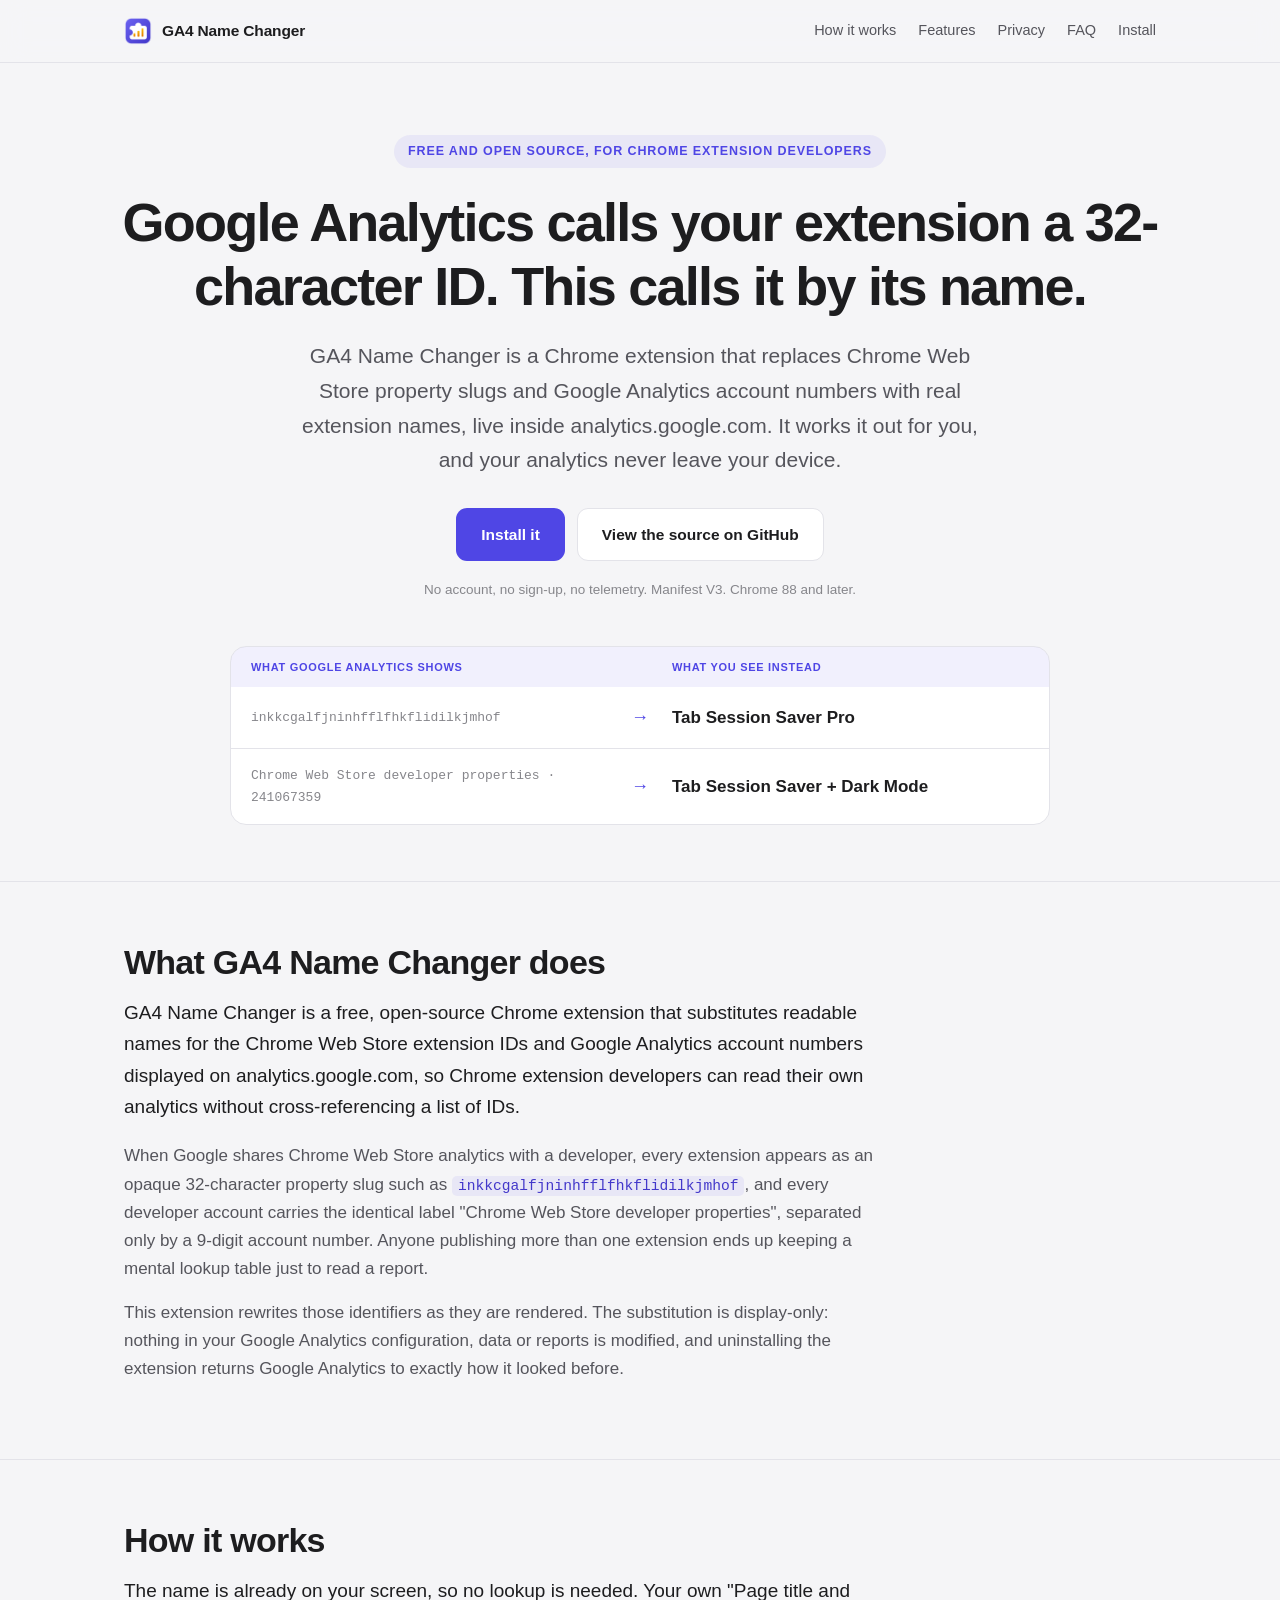
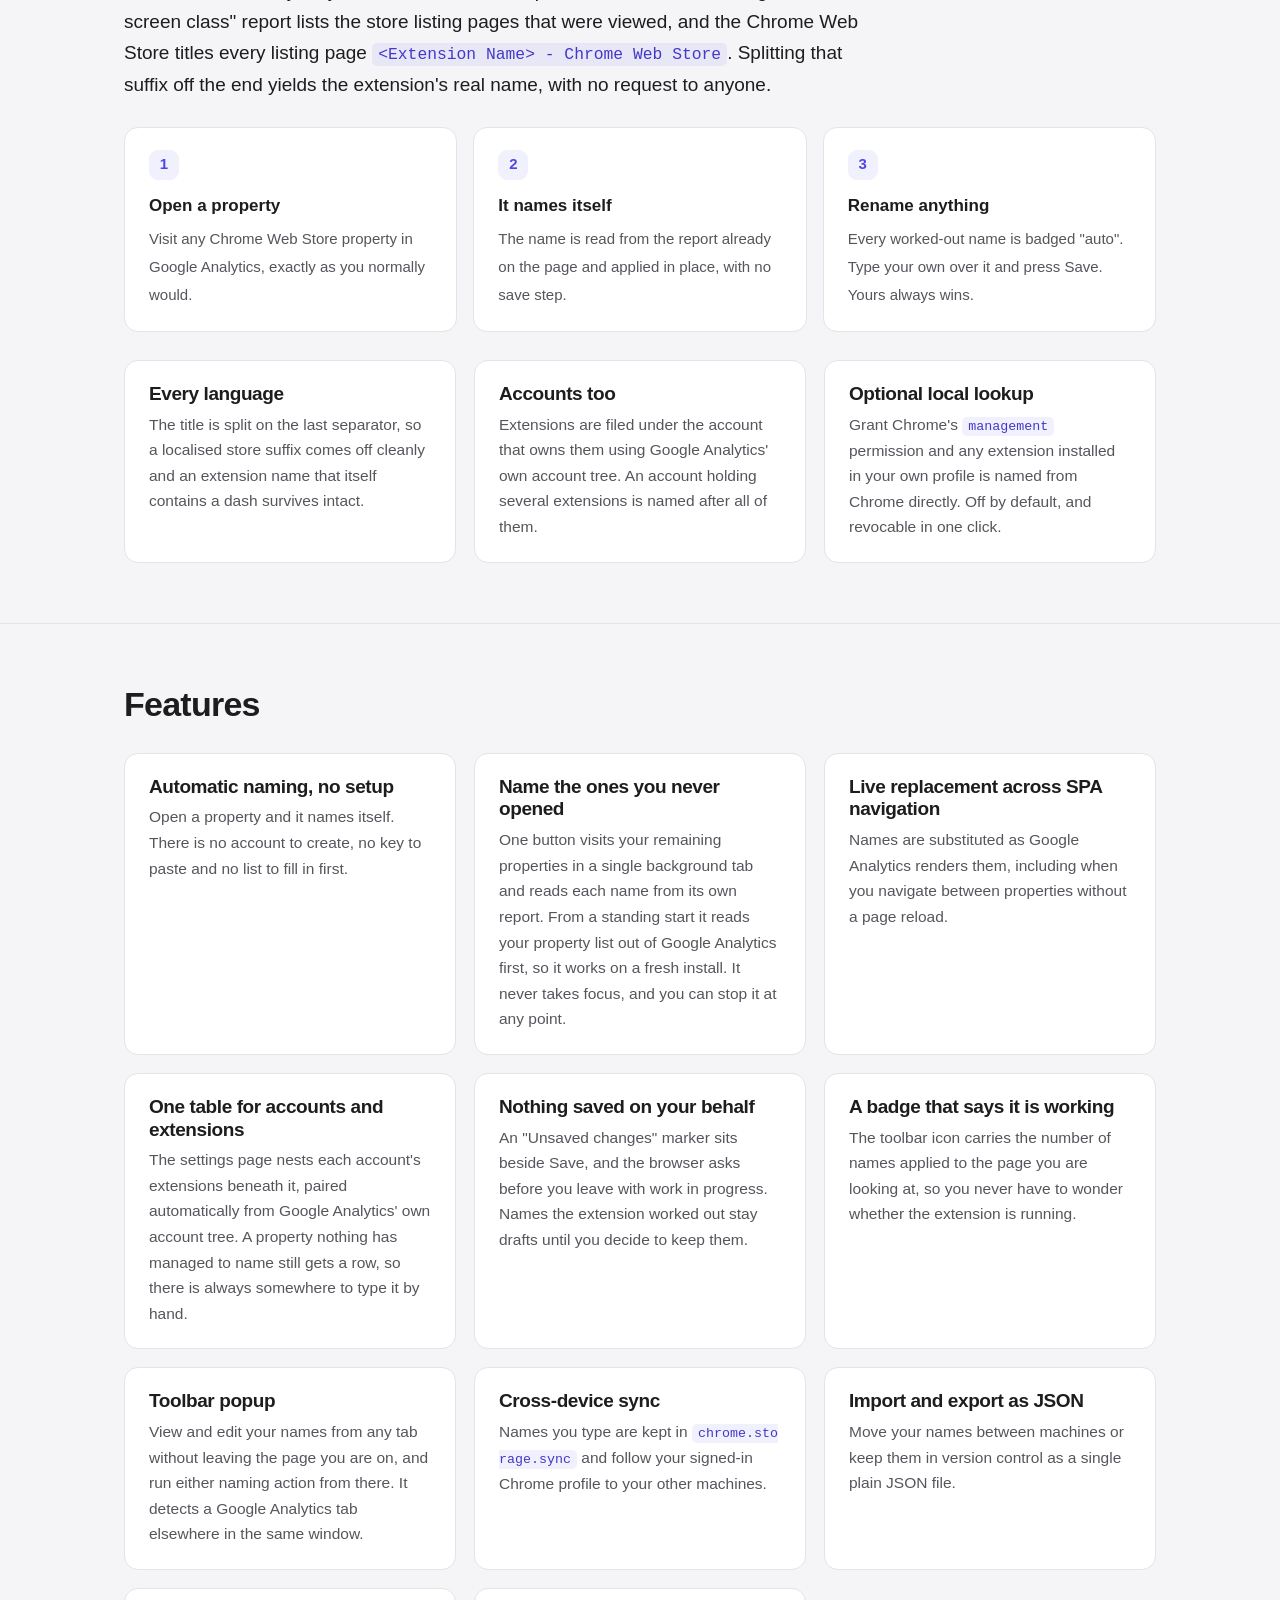
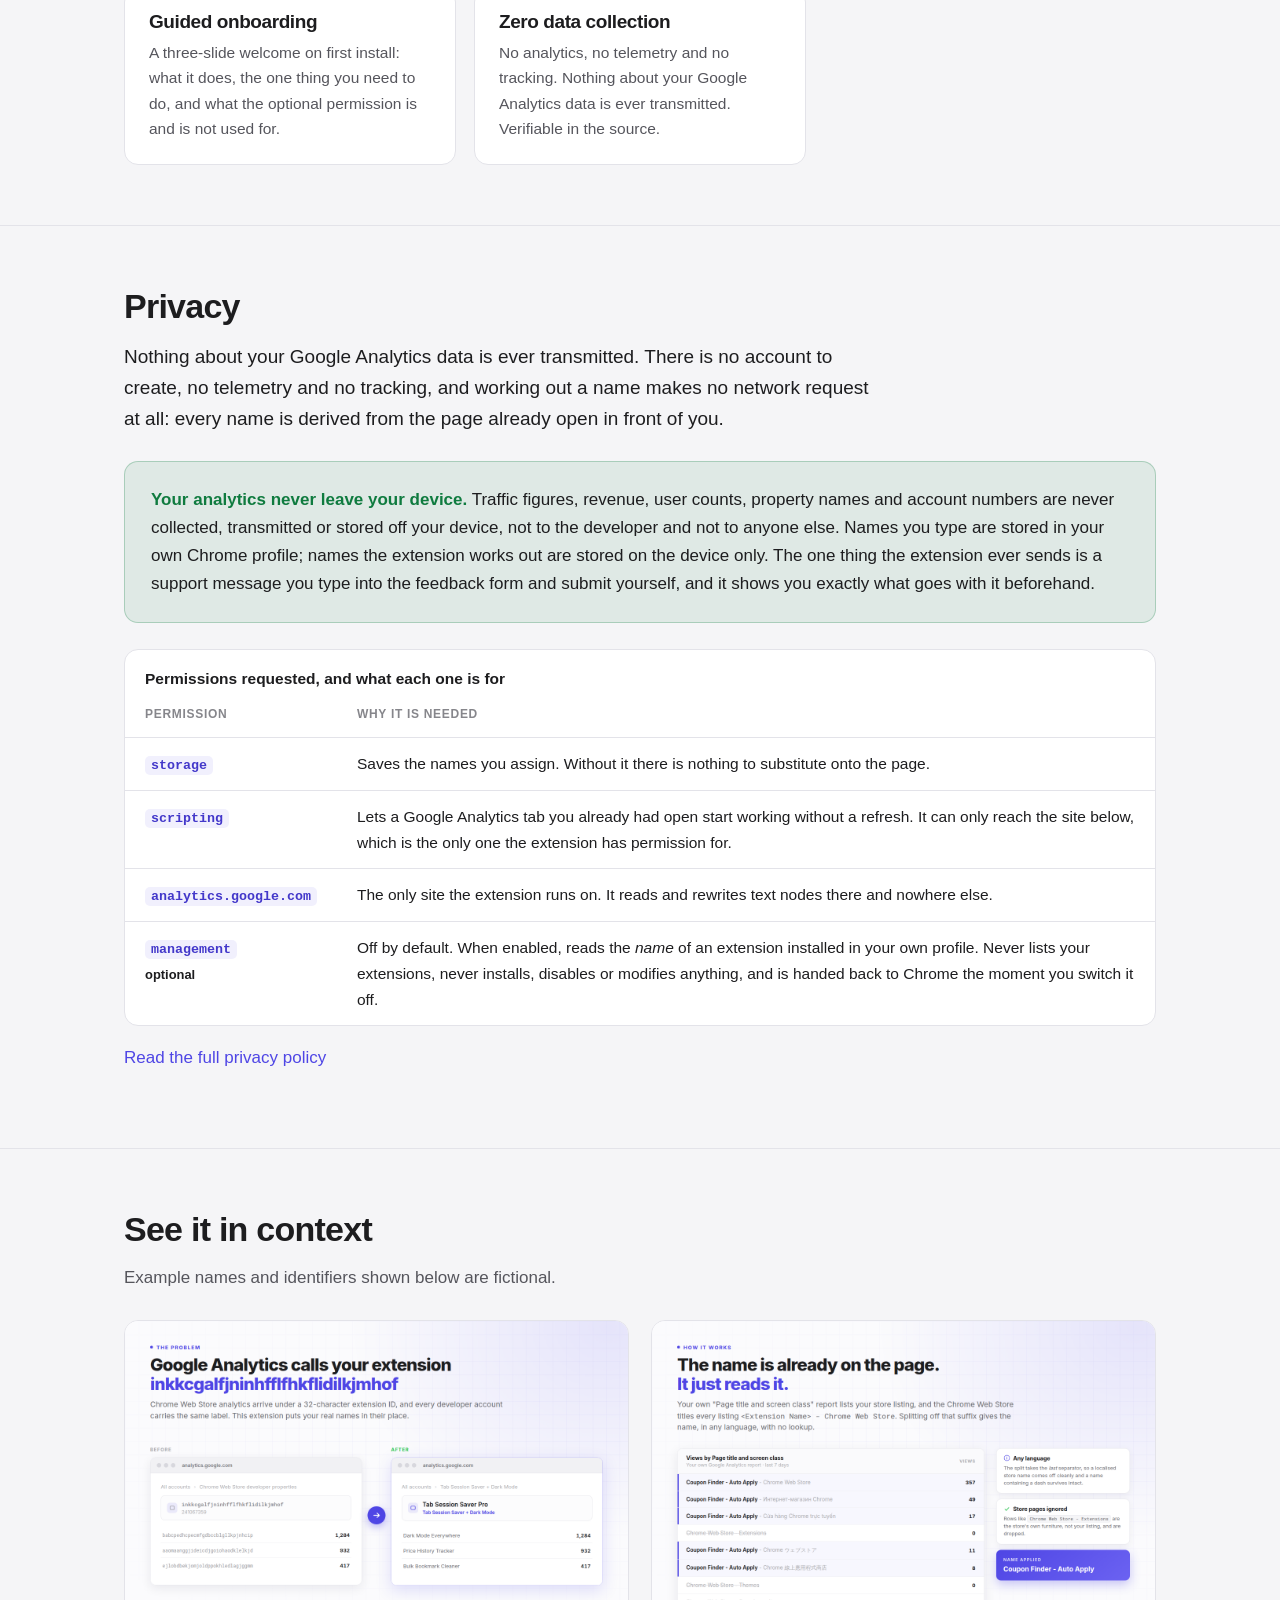
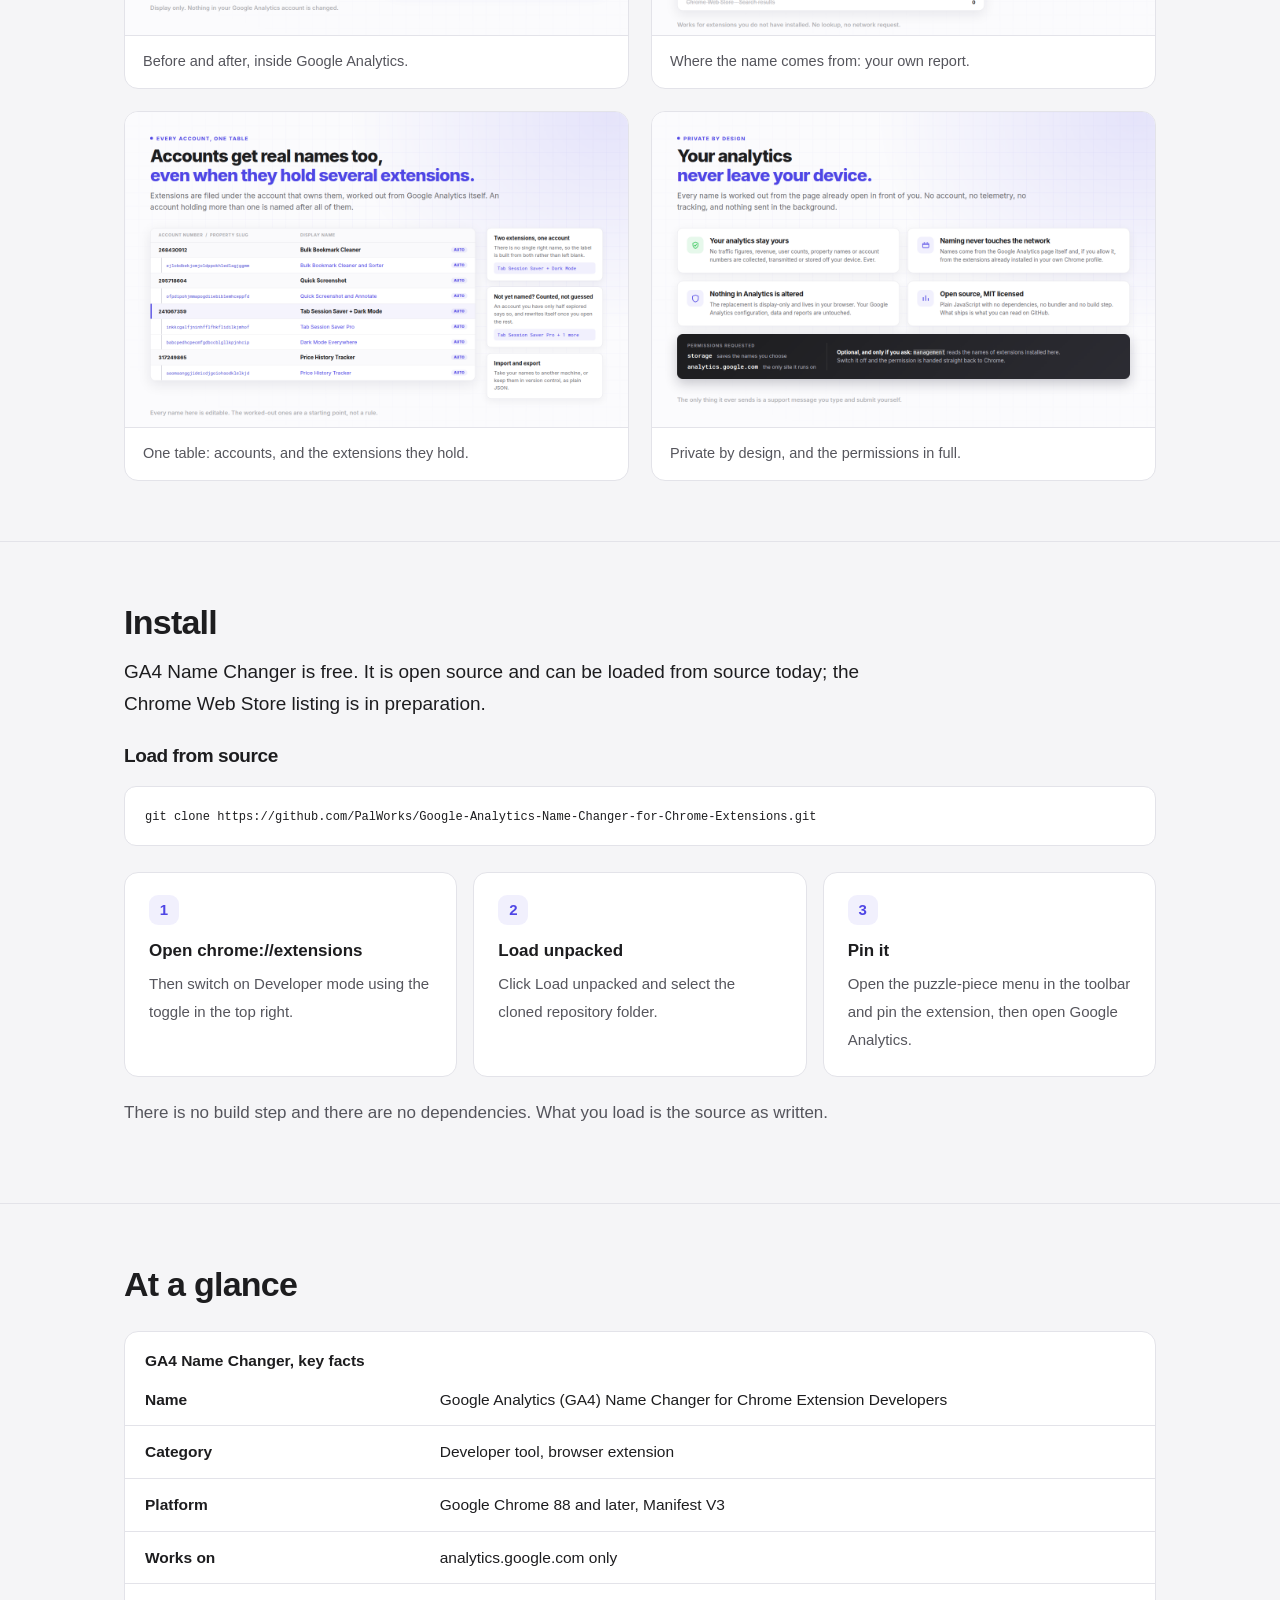
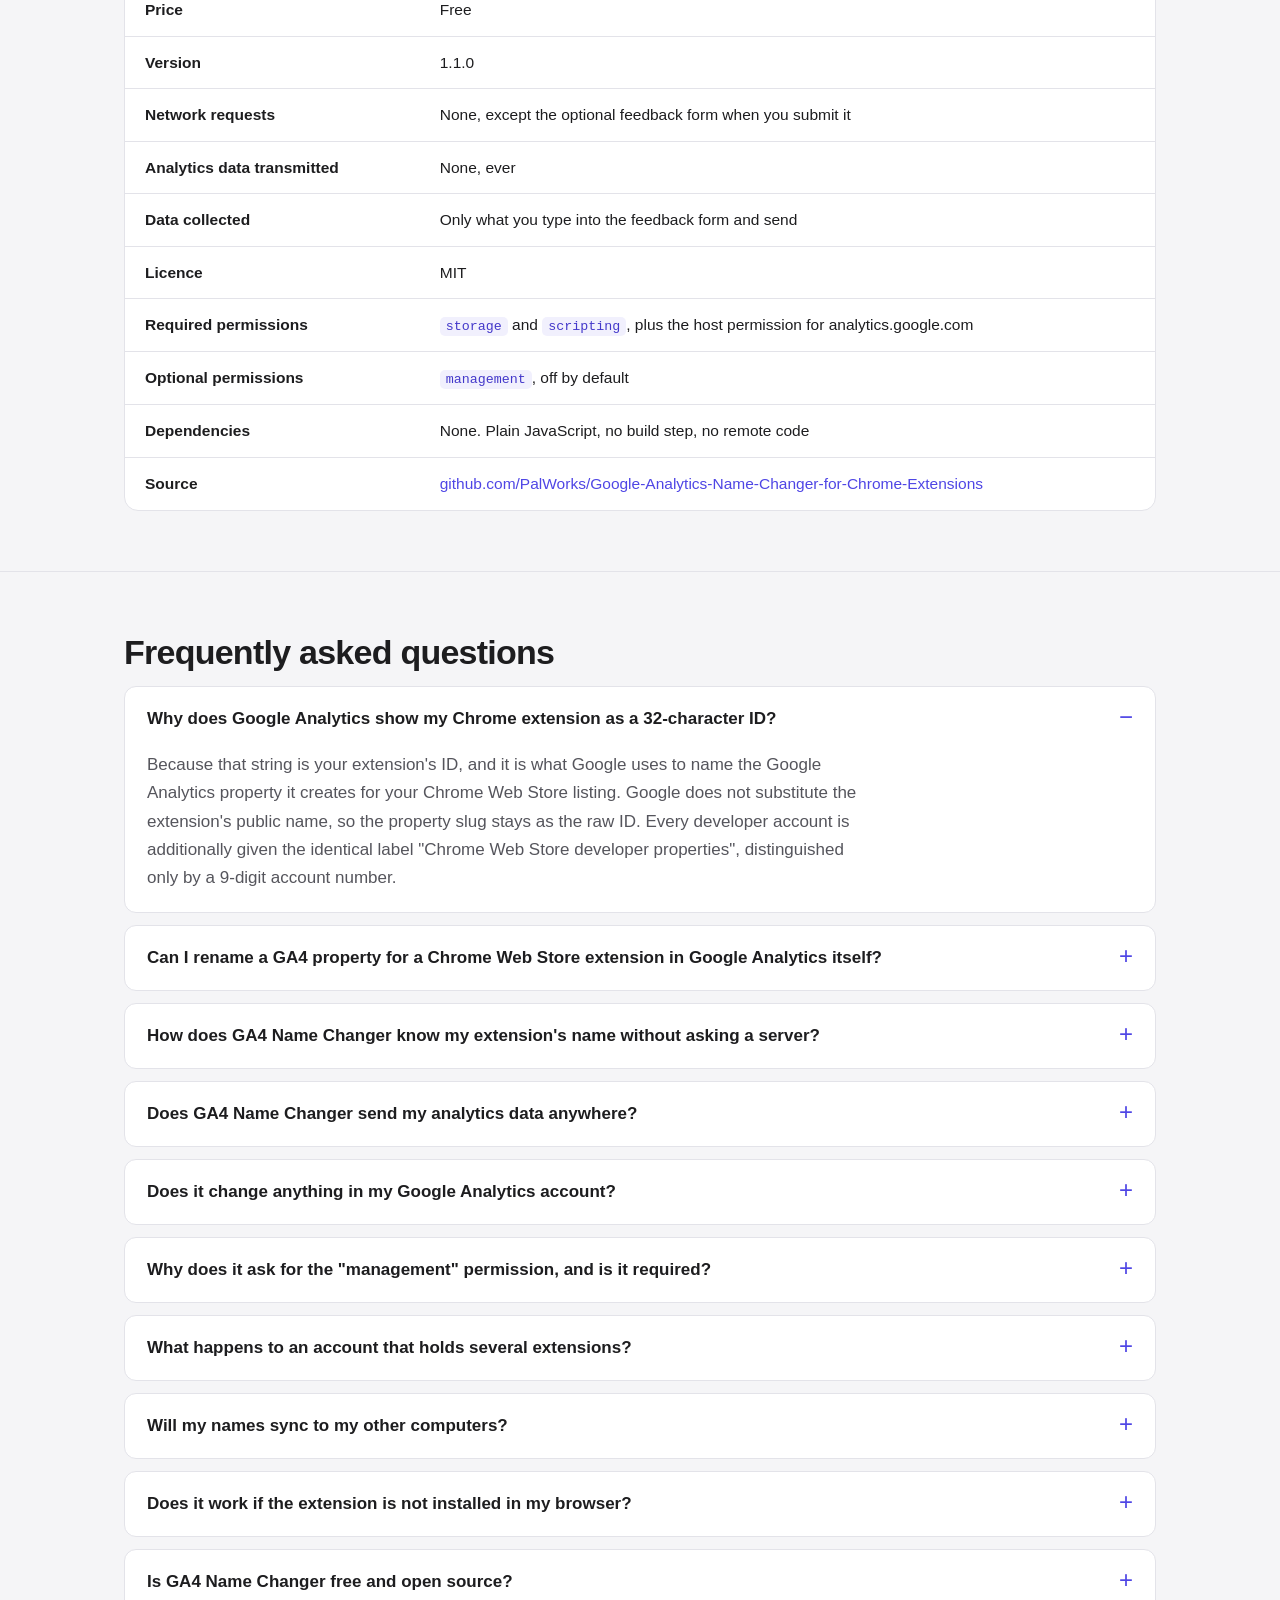
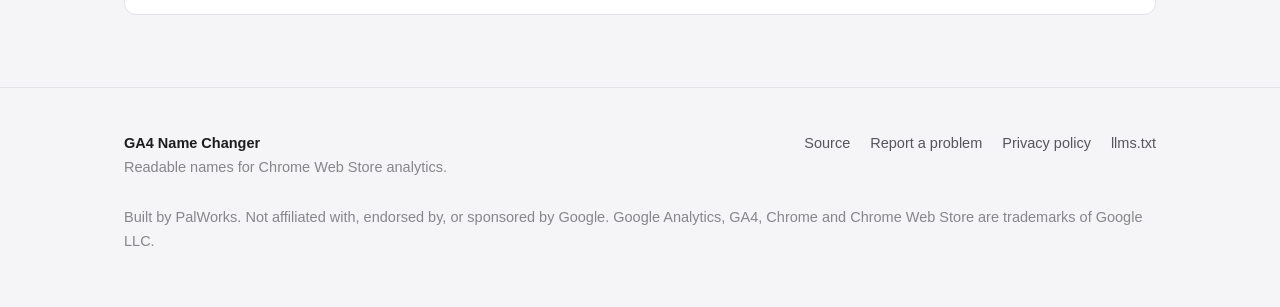
<file: index.html>
<!DOCTYPE html>
<html lang="en">
<head>
<meta charset="utf-8">
<meta name="viewport" content="width=device-width, initial-scale=1, viewport-fit=cover">

<title>GA4 Name Changer: Real Extension Names in Google Analytics</title>
<meta name="description" content="Free Chrome extension that replaces 32-character Chrome Web Store extension IDs in Google Analytics with real names. Automatic, local, no tracking.">

<link rel="canonical" href="https://palworks.github.io/Google-Analytics-Name-Changer-for-Chrome-Extensions/">
<meta name="robots" content="index, follow, max-snippet:-1, max-image-preview:large, max-video-preview:-1">
<meta name="author" content="PalWorks">
<meta name="theme-color" content="#4F46E5">

<meta property="og:type" content="website">
<meta property="og:site_name" content="GA4 Name Changer">
<meta property="og:title" content="GA4 Name Changer: Real Extension Names in Google Analytics">
<meta property="og:description" content="Google Analytics shows your Chrome extension as a 32-character ID. This shows its name instead, automatically, with no account and no tracking.">
<meta property="og:url" content="https://palworks.github.io/Google-Analytics-Name-Changer-for-Chrome-Extensions/">
<meta property="og:image" content="https://palworks.github.io/Google-Analytics-Name-Changer-for-Chrome-Extensions/site/og-image.png">
<meta property="og:image:width" content="1200">
<meta property="og:image:height" content="630">
<meta property="og:image:alt" content="A Google Analytics property list showing a 32-character extension ID on the left and the readable extension name on the right.">
<meta property="og:locale" content="en_US">

<meta name="twitter:card" content="summary_large_image">
<meta name="twitter:title" content="GA4 Name Changer: Real Extension Names in Google Analytics">
<meta name="twitter:description" content="Google Analytics shows your Chrome extension as a 32-character ID. This shows its name instead, automatically, with no account and no tracking.">
<meta name="twitter:image" content="https://palworks.github.io/Google-Analytics-Name-Changer-for-Chrome-Extensions/site/og-image.png">

<link rel="icon" type="image/png" sizes="128x128" href="icons/icon128.png">
<link rel="apple-touch-icon" href="icons/icon512.png">
<link rel="sitemap" type="application/xml" href="sitemap.xml">
<link rel="alternate" type="text/plain" href="llms.txt" title="llms.txt, a plain-text summary for language models">

<style>
*,*::before,*::after{box-sizing:border-box;margin:0;padding:0}
:root{
  --text:#1d1d1f; --text-2:#55555c; --text-3:#86868b;
  --accent:#4F46E5; --accent-2:#4338CA; --accent-bg:rgba(79,70,229,.08);
  --ok:#0f7b3f; --ok-bg:rgba(15,123,63,.09);
  --bg:#f5f5f7; --card:#fff; --border:#e3e3e9;
  --wrap:1080px;
}
@media (prefers-color-scheme:dark){
  :root{
    --text:#f2f2f5; --text-2:#b4b4bd; --text-3:#8e8e99;
    --accent:#a5a0ff; --accent-2:#c0bcff; --accent-bg:rgba(139,133,255,.16);
    --ok:#5fd18b; --ok-bg:rgba(95,209,139,.14);
    --bg:#131318; --card:#1c1c23; --border:#2e2e38;
  }
}
html{scroll-behavior:smooth;-webkit-text-size-adjust:100%}
body{
  font-family:-apple-system,BlinkMacSystemFont,"Segoe UI",Roboto,Helvetica,Arial,sans-serif;
  font-size:17px; line-height:1.65; color:var(--text); background:var(--bg);
  -webkit-font-smoothing:antialiased;
}
.wrap{max-width:var(--wrap);margin:0 auto;padding:0 24px}
h1,h2,h3{line-height:1.2;letter-spacing:-.022em;font-weight:700}
h1{font-size:clamp(32px,5.4vw,54px);letter-spacing:-.033em}
h2{font-size:clamp(25px,3.4vw,34px);margin-bottom:14px}
h3{font-size:19px;margin-bottom:6px}
p{margin-bottom:16px;color:var(--text-2)}
a{color:var(--accent);text-decoration:none}
a:hover{text-decoration:underline}
code,.mono{font-family:ui-monospace,SFMono-Regular,"SF Mono",Menlo,Consolas,monospace;font-size:.86em}
code{background:var(--accent-bg);color:var(--accent-2);border-radius:5px;padding:2px 6px;word-break:break-all}
img{max-width:100%;height:auto;display:block}

.skip{position:absolute;left:-9999px;top:0;background:var(--accent);color:#fff;padding:10px 16px;border-radius:0 0 8px 0;z-index:99}
.skip:focus{left:0}

/* header */
.site-head{position:sticky;top:0;z-index:50;background:color-mix(in srgb,var(--bg) 88%,transparent);backdrop-filter:blur(14px);border-bottom:1px solid var(--border)}
.site-head .wrap{display:flex;align-items:center;justify-content:space-between;gap:16px;height:62px}
.brand{display:flex;align-items:center;gap:10px;color:var(--text);font-weight:650;font-size:15.5px;letter-spacing:-.01em}
.brand:hover{text-decoration:none}
.brand img{width:28px;height:28px;border-radius:7px}
.site-nav{display:flex;align-items:center;gap:22px;font-size:14.5px}
.site-nav a{color:var(--text-2)}
.site-nav a:hover{color:var(--accent)}
@media(max-width:720px){.site-nav .opt{display:none}}

/* hero */
.hero{padding:72px 0 56px;text-align:center}
.eyebrow{display:inline-block;font-size:12.5px;font-weight:700;letter-spacing:.9px;text-transform:uppercase;color:var(--accent);background:var(--accent-bg);border-radius:100px;padding:6px 14px;margin-bottom:22px}
.hero p.lede{font-size:clamp(17px,2.1vw,21px);max-width:680px;margin:20px auto 30px;color:var(--text-2)}
.cta{display:flex;flex-wrap:wrap;gap:12px;justify-content:center;margin-bottom:18px}
.btn{display:inline-flex;align-items:center;gap:9px;font-size:15.5px;font-weight:600;padding:13px 24px;border-radius:11px;border:1px solid transparent}
.btn:hover{text-decoration:none}
.btn-primary{background:var(--accent);color:#fff}
.btn-primary:hover{background:var(--accent-2)}
.btn-ghost{background:var(--card);color:var(--text);border-color:var(--border)}
.hero .fineprint{font-size:13.5px;color:var(--text-3)}

/* swap demo */
.swap{max-width:820px;margin:44px auto 0;background:var(--card);border:1px solid var(--border);border-radius:16px;overflow:hidden;text-align:left}
.swap-row{display:grid;grid-template-columns:1fr 44px 1fr;align-items:center;gap:10px;padding:16px 20px;border-bottom:1px solid var(--border)}
.swap-row:last-child{border-bottom:none}
.swap .was{font-family:ui-monospace,SFMono-Regular,Menlo,Consolas,monospace;font-size:13px;color:var(--text-3);overflow-wrap:break-word}
.swap .now{font-weight:650;color:var(--text)}
.swap .arr{color:var(--accent);text-align:center;font-size:18px}
.swap-head{display:grid;grid-template-columns:1fr 44px 1fr;gap:10px;padding:11px 20px;background:var(--accent-bg);font-size:11px;font-weight:700;letter-spacing:.7px;text-transform:uppercase;color:var(--accent)}
@media(max-width:640px){
  .swap-row,.swap-head{grid-template-columns:1fr;gap:5px}
  .swap .arr{text-align:left;transform:rotate(90deg);width:20px}
}

/* sections */
section{padding:60px 0;border-top:1px solid var(--border)}
section > .wrap > p{max-width:760px}
.answer{font-size:19px;color:var(--text);font-weight:520;max-width:760px;margin-bottom:20px}

.grid{display:grid;gap:18px;margin-top:28px}
.g2{grid-template-columns:repeat(auto-fit,minmax(300px,1fr))}
.g3{grid-template-columns:repeat(auto-fit,minmax(250px,1fr))}
.card{background:var(--card);border:1px solid var(--border);border-radius:14px;padding:22px 24px}
.card p{margin-bottom:0;font-size:15.5px}
.card h3{display:flex;align-items:center;gap:9px}

ol.steps{counter-reset:s;list-style:none;margin-top:26px;display:grid;gap:16px;grid-template-columns:repeat(auto-fit,minmax(250px,1fr))}
ol.steps li{counter-increment:s;background:var(--card);border:1px solid var(--border);border-radius:14px;padding:22px 24px}
ol.steps li::before{content:counter(s);display:flex;align-items:center;justify-content:center;width:30px;height:30px;border-radius:9px;background:var(--accent-bg);color:var(--accent);font-weight:700;font-size:15px;margin-bottom:12px}
ol.steps strong{display:block;margin-bottom:5px;font-size:17px}
ol.steps span{font-size:15px;color:var(--text-2)}

.tablewrap{overflow-x:auto;margin-top:26px;border:1px solid var(--border);border-radius:14px;background:var(--card)}
table{border-collapse:collapse;width:100%;min-width:480px;font-size:15.5px}
caption{text-align:left;padding:16px 20px 0;font-weight:650;color:var(--text)}
th,td{text-align:left;padding:13px 20px;border-bottom:1px solid var(--border);vertical-align:top}
tbody tr:last-child td{border-bottom:none}
th{font-size:12px;font-weight:700;letter-spacing:.7px;text-transform:uppercase;color:var(--text-3)}
td:first-child{font-weight:600;color:var(--text);white-space:nowrap}

.shots{display:grid;gap:22px;margin-top:28px;grid-template-columns:repeat(auto-fit,minmax(330px,1fr))}
.shot{background:var(--card);border:1px solid var(--border);border-radius:14px;overflow:hidden}
.shot img{border-bottom:1px solid var(--border)}
.shot figcaption{padding:14px 18px;font-size:14.5px;color:var(--text-2)}

.faq details{background:var(--card);border:1px solid var(--border);border-radius:12px;margin-bottom:12px;overflow:hidden}
.faq summary{cursor:pointer;list-style:none;padding:18px 22px;font-weight:650;font-size:17px;display:flex;align-items:flex-start;justify-content:space-between;gap:16px}
.faq summary::-webkit-details-marker{display:none}
.faq summary::after{content:"+";flex:none;font-size:24px;font-weight:400;line-height:1;color:var(--accent);transition:transform .18s}
.faq details[open] summary::after{content:"\2212"}
.faq .a{padding:0 22px 20px;max-width:760px}
.faq .a p:last-child{margin-bottom:0}

.privacy-strip{background:var(--ok-bg);border:1px solid color-mix(in srgb,var(--ok) 26%,transparent);border-radius:14px;padding:24px 26px;margin-top:26px}
.privacy-strip p{color:var(--text);margin-bottom:0}
.privacy-strip strong{color:var(--ok)}

pre{background:var(--card);border:1px solid var(--border);border-radius:12px;padding:18px 20px;overflow-x:auto;margin:18px 0;font-size:14px;line-height:1.6}
pre code{background:none;padding:0;color:var(--text);word-break:normal}

footer{border-top:1px solid var(--border);padding:44px 0 56px;font-size:14.5px;color:var(--text-3)}
footer .cols{display:flex;flex-wrap:wrap;gap:30px;justify-content:space-between;margin-bottom:26px}
footer nav{display:flex;flex-wrap:wrap;gap:20px}
footer a{color:var(--text-2)}
</style>
</head>
<body>

<a class="skip" href="#main">Skip to content</a>

<header class="site-head">
  <div class="wrap">
    <a class="brand" href="#main">
      <img src="icons/icon128.png" width="28" height="28" alt="GA4 Name Changer icon">
      GA4 Name Changer
    </a>
    <nav class="site-nav" aria-label="Section">
      <a href="#how">How it works</a>
      <a class="opt" href="#features">Features</a>
      <a class="opt" href="#privacy">Privacy</a>
      <a href="#faq">FAQ</a>
      <a href="#install">Install</a>
    </nav>
  </div>
</header>

<main id="main">

<div class="hero wrap">
  <span class="eyebrow">Free and open source, for Chrome extension developers</span>
  <h1>Google Analytics calls your extension a 32-character ID. This calls it by its name.</h1>
  <p class="lede">
    GA4 Name Changer is a Chrome extension that replaces Chrome Web Store property slugs and
    Google Analytics account numbers with real extension names, live inside
    analytics.google.com. It works it out for you, and your analytics never leave your
    device.
  </p>
  <div class="cta">
    <a class="btn btn-primary" href="#install">Install it</a>
    <a class="btn btn-ghost" href="https://github.com/PalWorks/Google-Analytics-Name-Changer-for-Chrome-Extensions">View the source on GitHub</a>
  </div>
  <p class="fineprint">No account, no sign-up, no telemetry. Manifest V3. Chrome 88 and later.</p>

  <div class="swap">
    <div class="swap-head"><span>What Google Analytics shows</span><span></span><span>What you see instead</span></div>
    <div class="swap-row">
      <span class="was">inkkcgalfjninhfflfhkflidilkjmhof</span>
      <span class="arr" aria-hidden="true">&rarr;</span>
      <span class="now">Tab Session Saver Pro</span>
    </div>
    <div class="swap-row">
      <span class="was">Chrome Web Store developer properties &middot; 241067359</span>
      <span class="arr" aria-hidden="true">&rarr;</span>
      <span class="now">Tab Session Saver + Dark Mode</span>
    </div>
  </div>
</div>

<section id="what">
  <div class="wrap">
    <h2>What GA4 Name Changer does</h2>
    <p class="answer">
      GA4 Name Changer is a free, open-source Chrome extension that substitutes readable names
      for the Chrome Web Store extension IDs and Google Analytics account numbers displayed on
      analytics.google.com, so Chrome extension developers can read their own analytics without
      cross-referencing a list of IDs.
    </p>
    <p>
      When Google shares Chrome Web Store analytics with a developer, every extension appears as
      an opaque 32-character property slug such as <code>inkkcgalfjninhfflfhkflidilkjmhof</code>,
      and every developer account carries the identical label "Chrome Web Store developer
      properties", separated only by a 9-digit account number. Anyone publishing more than one
      extension ends up keeping a mental lookup table just to read a report.
    </p>
    <p>
      This extension rewrites those identifiers as they are rendered. The substitution is
      display-only: nothing in your Google Analytics configuration, data or reports is modified,
      and uninstalling the extension returns Google Analytics to exactly how it looked before.
    </p>
  </div>
</section>

<section id="how">
  <div class="wrap">
    <h2>How it works</h2>
    <p class="answer">
      The name is already on your screen, so no lookup is needed. Your own "Page title and screen
      class" report lists the store listing pages that were viewed, and the Chrome Web Store
      titles every listing page <code>&lt;Extension Name&gt; - Chrome Web Store</code>. Splitting
      that suffix off the end yields the extension's real name, with no request to anyone.
    </p>

    <ol class="steps">
      <li><strong>Open a property</strong><span>Visit any Chrome Web Store property in Google Analytics, exactly as you normally would.</span></li>
      <li><strong>It names itself</strong><span>The name is read from the report already on the page and applied in place, with no save step.</span></li>
      <li><strong>Rename anything</strong><span>Every worked-out name is badged "auto". Type your own over it and press Save. Yours always wins.</span></li>
    </ol>

    <div class="grid g3">
      <div class="card">
        <h3>Every language</h3>
        <p>The title is split on the last separator, so a localised store suffix comes off cleanly and an extension name that itself contains a dash survives intact.</p>
      </div>
      <div class="card">
        <h3>Accounts too</h3>
        <p>Extensions are filed under the account that owns them using Google Analytics' own account tree. An account holding several extensions is named after all of them.</p>
      </div>
      <div class="card">
        <h3>Optional local lookup</h3>
        <p>Grant Chrome's <code>management</code> permission and any extension installed in your own profile is named from Chrome directly. Off by default, and revocable in one click.</p>
      </div>
    </div>
  </div>
</section>

<section id="features">
  <div class="wrap">
    <h2>Features</h2>
    <div class="grid g2">
      <div class="card"><h3>Automatic naming, no setup</h3><p>Open a property and it names itself. There is no account to create, no key to paste and no list to fill in first.</p></div>
      <div class="card"><h3>Name the ones you never opened</h3><p>One button visits your remaining properties in a single background tab and reads each name from its own report. From a standing start it reads your property list out of Google Analytics first, so it works on a fresh install. It never takes focus, and you can stop it at any point.</p></div>
      <div class="card"><h3>Live replacement across SPA navigation</h3><p>Names are substituted as Google Analytics renders them, including when you navigate between properties without a page reload.</p></div>
      <div class="card"><h3>One table for accounts and extensions</h3><p>The settings page nests each account's extensions beneath it, paired automatically from Google Analytics' own account tree. A property nothing has managed to name still gets a row, so there is always somewhere to type it by hand.</p></div>
      <div class="card"><h3>Nothing saved on your behalf</h3><p>An "Unsaved changes" marker sits beside Save, and the browser asks before you leave with work in progress. Names the extension worked out stay drafts until you decide to keep them.</p></div>
      <div class="card"><h3>A badge that says it is working</h3><p>The toolbar icon carries the number of names applied to the page you are looking at, so you never have to wonder whether the extension is running.</p></div>
      <div class="card"><h3>Toolbar popup</h3><p>View and edit your names from any tab without leaving the page you are on, and run either naming action from there. It detects a Google Analytics tab elsewhere in the same window.</p></div>
      <div class="card"><h3>Cross-device sync</h3><p>Names you type are kept in <code>chrome.storage.sync</code> and follow your signed-in Chrome profile to your other machines.</p></div>
      <div class="card"><h3>Import and export as JSON</h3><p>Move your names between machines or keep them in version control as a single plain JSON file.</p></div>
      <div class="card"><h3>Guided onboarding</h3><p>A three-slide welcome on first install: what it does, the one thing you need to do, and what the optional permission is and is not used for.</p></div>
      <div class="card"><h3>Zero data collection</h3><p>No analytics, no telemetry and no tracking. Nothing about your Google Analytics data is ever transmitted. Verifiable in the source.</p></div>
    </div>
  </div>
</section>

<section id="privacy">
  <div class="wrap">
    <h2>Privacy</h2>
    <p class="answer">
      Nothing about your Google Analytics data is ever transmitted. There is no account to
      create, no telemetry and no tracking, and working out a name makes no network request at
      all: every name is derived from the page already open in front of you.
    </p>
    <div class="privacy-strip">
      <p>
        <strong>Your analytics never leave your device.</strong> Traffic figures, revenue, user
        counts, property names and account numbers are never collected, transmitted or stored off
        your device, not to the developer and not to anyone else. Names you type are stored in
        your own Chrome profile; names the extension works out are stored on the device only.
        The one thing the extension ever sends is a support message you type into the feedback
        form and submit yourself, and it shows you exactly what goes with it beforehand.
      </p>
    </div>

    <div class="tablewrap">
      <table>
        <caption>Permissions requested, and what each one is for</caption>
        <thead><tr><th scope="col">Permission</th><th scope="col">Why it is needed</th></tr></thead>
        <tbody>
          <tr><td><code>storage</code></td><td>Saves the names you assign. Without it there is nothing to substitute onto the page.</td></tr>
          <tr><td><code>scripting</code></td><td>Lets a Google Analytics tab you already had open start working without a refresh. It can only reach the site below, which is the only one the extension has permission for.</td></tr>
          <tr><td><code>analytics.google.com</code></td><td>The only site the extension runs on. It reads and rewrites text nodes there and nowhere else.</td></tr>
          <tr><td><code>management</code><br><small>optional</small></td><td>Off by default. When enabled, reads the <em>name</em> of an extension installed in your own profile. Never lists your extensions, never installs, disables or modifies anything, and is handed back to Chrome the moment you switch it off.</td></tr>
        </tbody>
      </table>
    </div>
    <p style="margin-top:18px"><a href="privacy.html">Read the full privacy policy</a></p>
  </div>
</section>

<section id="screenshots">
  <div class="wrap">
    <h2>See it in context</h2>
    <p>Example names and identifiers shown below are fictional.</p>
    <div class="shots">
      <figure class="shot">
        <img src="store/assets/screenshot-1-1280x800.png" width="1280" height="800" loading="lazy" decoding="async" alt="Google Analytics before and after: a property list of 32-character extension IDs on the left, the same list showing readable extension names on the right.">
        <figcaption>Before and after, inside Google Analytics.</figcaption>
      </figure>
      <figure class="shot">
        <img src="store/assets/screenshot-2-1280x800.png" width="1280" height="800" loading="lazy" decoding="async" alt="A Page title and screen class report listing store listing pages in several languages, each titled with the extension name followed by the localised Chrome Web Store suffix.">
        <figcaption>Where the name comes from: your own report.</figcaption>
      </figure>
      <figure class="shot">
        <img src="store/assets/screenshot-4-1280x800.png" width="1280" height="800" loading="lazy" decoding="async" alt="The extension settings page showing accounts as group headings with the extensions they own nested beneath, each row badged auto.">
        <figcaption>One table: accounts, and the extensions they hold.</figcaption>
      </figure>
      <figure class="shot">
        <img src="store/assets/screenshot-5-1280x800.png" width="1280" height="800" loading="lazy" decoding="async" alt="A summary of the extension's privacy properties: analytics never transmitted, names resolved locally, nothing in Analytics altered, open source with no build step.">
        <figcaption>Private by design, and the permissions in full.</figcaption>
      </figure>
    </div>
  </div>
</section>

<section id="install">
  <div class="wrap">
    <h2>Install</h2>
    <p class="answer">
      GA4 Name Changer is free. It is open source and can be loaded from source today; the Chrome
      Web Store listing is in preparation.
    </p>

    <h3 style="margin-top:26px">Load from source</h3>
    <pre><code>git clone https://github.com/PalWorks/Google-Analytics-Name-Changer-for-Chrome-Extensions.git</code></pre>
    <ol class="steps">
      <li><strong>Open chrome://extensions</strong><span>Then switch on Developer mode using the toggle in the top right.</span></li>
      <li><strong>Load unpacked</strong><span>Click Load unpacked and select the cloned repository folder.</span></li>
      <li><strong>Pin it</strong><span>Open the puzzle-piece menu in the toolbar and pin the extension, then open Google Analytics.</span></li>
    </ol>
    <p style="margin-top:22px">
      There is no build step and there are no dependencies. What you load is the source as written.
    </p>
  </div>
</section>

<section id="facts">
  <div class="wrap">
    <h2>At a glance</h2>
    <div class="tablewrap">
      <table>
        <caption>GA4 Name Changer, key facts</caption>
        <tbody>
          <tr><td>Name</td><td>Google Analytics (GA4) Name Changer for Chrome Extension Developers</td></tr>
          <tr><td>Category</td><td>Developer tool, browser extension</td></tr>
          <tr><td>Platform</td><td>Google Chrome 88 and later, Manifest V3</td></tr>
          <tr><td>Works on</td><td>analytics.google.com only</td></tr>
          <tr><td>Price</td><td>Free</td></tr>
          <tr><td>Version</td><td>1.1.0</td></tr>
          <tr><td>Network requests</td><td>None, except the optional feedback form when you submit it</td></tr>
          <tr><td>Analytics data transmitted</td><td>None, ever</td></tr>
          <tr><td>Data collected</td><td>Only what you type into the feedback form and send</td></tr>
          <tr><td>Licence</td><td>MIT</td></tr>
          <tr><td>Required permissions</td><td><code>storage</code> and <code>scripting</code>, plus the host permission for analytics.google.com</td></tr>
          <tr><td>Optional permissions</td><td><code>management</code>, off by default</td></tr>
          <tr><td>Dependencies</td><td>None. Plain JavaScript, no build step, no remote code</td></tr>
          <tr><td>Source</td><td><a href="https://github.com/PalWorks/Google-Analytics-Name-Changer-for-Chrome-Extensions">github.com/PalWorks/Google-Analytics-Name-Changer-for-Chrome-Extensions</a></td></tr>
        </tbody>
      </table>
    </div>
  </div>
</section>

<section id="faq" class="faq">
  <div class="wrap">
    <h2>Frequently asked questions</h2>

    <details open>
      <summary>Why does Google Analytics show my Chrome extension as a 32-character ID?</summary>
      <div class="a"><p>Because that string is your extension's ID, and it is what Google uses to name the Google Analytics property it creates for your Chrome Web Store listing. Google does not substitute the extension's public name, so the property slug stays as the raw ID. Every developer account is additionally given the identical label "Chrome Web Store developer properties", distinguished only by a 9-digit account number.</p></div>
    </details>

    <details>
      <summary>Can I rename a GA4 property for a Chrome Web Store extension in Google Analytics itself?</summary>
      <div class="a"><p>No. Chrome Web Store analytics properties are created and managed by Google, and the property name is not editable in the Google Analytics admin the way a property you created yourself would be. That is the gap this extension fills: it changes what is displayed in your browser rather than trying to change the property.</p></div>
    </details>

    <details>
      <summary>How does GA4 Name Changer know my extension's name without asking a server?</summary>
      <div class="a"><p>It reads the name off the page you are already looking at. A Chrome Web Store developer property's "Page title and screen class" report lists the store listing pages that were viewed, and the Chrome Web Store titles each of those pages with the extension name followed by the localised store name, separated by " - ". Splitting on the last separator returns the name. Generic store pages such as "Chrome Web Store - Extensions" are discarded, and the remaining candidates are ranked by views.</p></div>
    </details>

    <details>
      <summary>Does GA4 Name Changer send my analytics data anywhere?</summary>
      <div class="a"><p>No. It has no analytics, no telemetry and no tracking, and it transmits nothing in the background. Your traffic figures, revenue, user counts, property names and account numbers never leave your device. Working out a name makes no network request at all.</p><p>There is exactly one request in the whole extension, and you trigger it: if you fill in the feedback form on the settings page and press send, your message, your email address and the installation details shown to you on that page are sent so your report can be answered. Those details are counts and version numbers only, with no slugs, names, account numbers or URLs. Never use the form and the extension never makes a request.</p></div>
    </details>

    <details>
      <summary>Does it change anything in my Google Analytics account?</summary>
      <div class="a"><p>No. The replacement is display-only and happens in your browser as the page renders. Your Google Analytics configuration, your data and your reports are untouched, and anyone else looking at the same account sees the original identifiers. Uninstall the extension and Google Analytics looks exactly as it did before.</p></div>
    </details>

    <details>
      <summary>Why does it ask for the "management" permission, and is it required?</summary>
      <div class="a"><p>It is optional and off by default. When you enable it, the extension calls <code>chrome.management.get()</code> with an extension ID taken from your own Google Analytics property list, and reads only that extension's name. It never calls <code>getAll()</code>, so no inventory of your extensions is ever built, and it never installs, uninstalls, enables, disables or modifies anything. Switching the feature off calls <code>chrome.permissions.remove()</code> to hand the permission straight back to Chrome.</p><p>It exists because Chrome deliberately blocks extensions from requesting the Chrome Web Store, so an extension's public name cannot simply be fetched. Reading it locally is the only way to resolve an ID your reports have not already named.</p></div>
    </details>

    <details>
      <summary>What happens to an account that holds several extensions?</summary>
      <div class="a"><p>It is named after them, not left blank. Two extensions produce a combined label such as "Tab Session Saver + Dark Mode"; three or more produce the first name and a count, "Tab Session Saver Pro + 2 more", so the label still fits the Google Analytics breadcrumb. Extensions the account holds that have not been named yet are counted rather than guessed at, so a half-explored account reads "Tab Session Saver Pro + 1 more" and rewrites itself once you open the rest. Every label is a draft you can type over.</p></div>
    </details>

    <details>
      <summary>Will my names sync to my other computers?</summary>
      <div class="a"><p>Names you type are stored in <code>chrome.storage.sync</code>, so Chrome carries them to your other signed-in profiles automatically. Names the extension works out for itself are stored in <code>chrome.storage.local</code> and stay on the device that derived them, because each machine can derive them again for free. You can also export everything as JSON and import it elsewhere.</p></div>
    </details>

    <details>
      <summary>Does it work if the extension is not installed in my browser?</summary>
      <div class="a"><p>Yes. The primary naming method reads the name out of your Google Analytics reports, which works for any extension in your developer account whether or not it is installed locally. The optional local lookup through Chrome is only a second source for IDs the reports have not covered.</p></div>
    </details>

    <details>
      <summary>Is GA4 Name Changer free and open source?</summary>
      <div class="a"><p>It is free, and the complete source is published on GitHub. There is no build step, no bundler, no dependency and no remote code, so what runs in your browser is exactly what you can read in the repository, along with its architecture notes, design decisions and known limitations.</p></div>
    </details>

  </div>
</section>

</main>

<footer>
  <div class="wrap">
    <div class="cols">
      <div>
        <strong style="color:var(--text)">GA4 Name Changer</strong><br>
        Readable names for Chrome Web Store analytics.
      </div>
      <nav aria-label="Footer">
        <a href="https://github.com/PalWorks/Google-Analytics-Name-Changer-for-Chrome-Extensions">Source</a>
        <a href="https://github.com/PalWorks/Google-Analytics-Name-Changer-for-Chrome-Extensions/issues">Report a problem</a>
        <a href="privacy.html">Privacy policy</a>
        <a href="llms.txt">llms.txt</a>
      </nav>
    </div>
    <div>Built by PalWorks. Not affiliated with, endorsed by, or sponsored by Google. Google Analytics, GA4, Chrome and Chrome Web Store are trademarks of Google LLC.</div>
  </div>
</footer>

<script type="application/ld+json">
{
  "@context": "https://schema.org",
  "@graph": [
    {
      "@type": "WebSite",
      "@id": "https://palworks.github.io/Google-Analytics-Name-Changer-for-Chrome-Extensions/#website",
      "url": "https://palworks.github.io/Google-Analytics-Name-Changer-for-Chrome-Extensions/",
      "name": "GA4 Name Changer",
      "description": "Readable names for Chrome Web Store analytics in Google Analytics 4.",
      "inLanguage": "en",
      "publisher": { "@id": "https://palworks.github.io/Google-Analytics-Name-Changer-for-Chrome-Extensions/#publisher" }
    },
    {
      "@type": "Organization",
      "@id": "https://palworks.github.io/Google-Analytics-Name-Changer-for-Chrome-Extensions/#publisher",
      "name": "PalWorks",
      "url": "https://github.com/PalWorks",
      "sameAs": ["https://github.com/PalWorks"]
    },
    {
      "@type": "WebPage",
      "@id": "https://palworks.github.io/Google-Analytics-Name-Changer-for-Chrome-Extensions/#webpage",
      "url": "https://palworks.github.io/Google-Analytics-Name-Changer-for-Chrome-Extensions/",
      "name": "GA4 Name Changer: Real Extension Names in Google Analytics",
      "description": "A free, open-source Chrome extension that replaces 32-character Chrome Web Store extension IDs and 9-digit Google Analytics account numbers with real extension names, automatically and without ever transmitting your analytics data.",
      "isPartOf": { "@id": "https://palworks.github.io/Google-Analytics-Name-Changer-for-Chrome-Extensions/#website" },
      "about": { "@id": "https://palworks.github.io/Google-Analytics-Name-Changer-for-Chrome-Extensions/#software" },
      "primaryImageOfPage": "https://palworks.github.io/Google-Analytics-Name-Changer-for-Chrome-Extensions/site/og-image.png",
      "inLanguage": "en"
    },
    {
      "@type": "SoftwareApplication",
      "@id": "https://palworks.github.io/Google-Analytics-Name-Changer-for-Chrome-Extensions/#software",
      "name": "Google Analytics (GA4) Name Changer for Chrome Extension Developers",
      "alternateName": "GA4 Name Changer",
      "description": "A Chrome extension that replaces Chrome Web Store extension IDs and Google Analytics account numbers displayed on analytics.google.com with readable extension names. Names are derived from the user's own Google Analytics reports, so naming makes no network request and no analytics data is ever transmitted.",
      "applicationCategory": "DeveloperApplication",
      "applicationSubCategory": "Browser Extension",
      "operatingSystem": "Google Chrome 88 or later",
      "browserRequirements": "Requires Google Chrome 88 or later. Manifest V3.",
      "softwareVersion": "1.1.0",
      "url": "https://palworks.github.io/Google-Analytics-Name-Changer-for-Chrome-Extensions/",
      "downloadUrl": "https://github.com/PalWorks/Google-Analytics-Name-Changer-for-Chrome-Extensions",
      "installUrl": "https://github.com/PalWorks/Google-Analytics-Name-Changer-for-Chrome-Extensions",
      "codeRepository": "https://github.com/PalWorks/Google-Analytics-Name-Changer-for-Chrome-Extensions",
      "programmingLanguage": "JavaScript",
      "isAccessibleForFree": true,
      "image": "https://palworks.github.io/Google-Analytics-Name-Changer-for-Chrome-Extensions/icons/icon512.png",
      "screenshot": [
        "https://palworks.github.io/Google-Analytics-Name-Changer-for-Chrome-Extensions/store/assets/screenshot-1-1280x800.png",
        "https://palworks.github.io/Google-Analytics-Name-Changer-for-Chrome-Extensions/store/assets/screenshot-2-1280x800.png",
        "https://palworks.github.io/Google-Analytics-Name-Changer-for-Chrome-Extensions/store/assets/screenshot-4-1280x800.png",
        "https://palworks.github.io/Google-Analytics-Name-Changer-for-Chrome-Extensions/store/assets/screenshot-5-1280x800.png"
      ],
      "offers": { "@type": "Offer", "price": "0", "priceCurrency": "USD", "availability": "https://schema.org/InStock" },
      "author": { "@id": "https://palworks.github.io/Google-Analytics-Name-Changer-for-Chrome-Extensions/#publisher" },
      "publisher": { "@id": "https://palworks.github.io/Google-Analytics-Name-Changer-for-Chrome-Extensions/#publisher" },
      "privacyPolicy": "https://palworks.github.io/Google-Analytics-Name-Changer-for-Chrome-Extensions/privacy.html",
      "license": "https://opensource.org/licenses/MIT",
      "permissions": "storage; scripting (bounded by the host permission); host access to analytics.google.com; management (optional, off by default)",
      "featureList": [
        "Replaces 32-character Chrome Web Store property slugs with extension names inside Google Analytics",
        "Replaces 9-digit Google Analytics account numbers with names derived from the extensions the account holds",
        "Derives names automatically from the user's own Page title and screen class report",
        "Optional local name lookup through chrome.management, off by default",
        "Live replacement across single-page navigation without a reload",
        "One settings table pairing accounts with the extensions they own",
        "Cross-device sync of user-assigned names through chrome.storage.sync",
        "Import and export all names as JSON",
        "Transmits no analytics data and makes no background network requests"
      ]
    },
    {
      "@type": "FAQPage",
      "@id": "https://palworks.github.io/Google-Analytics-Name-Changer-for-Chrome-Extensions/#faq",
      "isPartOf": { "@id": "https://palworks.github.io/Google-Analytics-Name-Changer-for-Chrome-Extensions/#webpage" },
      "mainEntity": [
        { "@type": "Question", "name": "Why does Google Analytics show my Chrome extension as a 32-character ID?",
          "acceptedAnswer": { "@type": "Answer", "text": "Because that string is your extension's ID, and it is what Google uses to name the Google Analytics property it creates for your Chrome Web Store listing. Google does not substitute the extension's public name, so the property slug stays as the raw ID. Every developer account is additionally given the identical label \"Chrome Web Store developer properties\", distinguished only by a 9-digit account number." } },
        { "@type": "Question", "name": "Can I rename a GA4 property for a Chrome Web Store extension in Google Analytics itself?",
          "acceptedAnswer": { "@type": "Answer", "text": "No. Chrome Web Store analytics properties are created and managed by Google, and the property name is not editable in the Google Analytics admin the way a property you created yourself would be. GA4 Name Changer fills that gap by changing what is displayed in your browser rather than trying to change the property." } },
        { "@type": "Question", "name": "How does GA4 Name Changer know my extension's name without asking a server?",
          "acceptedAnswer": { "@type": "Answer", "text": "It reads the name off the page you are already looking at. A Chrome Web Store developer property's Page title and screen class report lists the store listing pages that were viewed, and the Chrome Web Store titles each of those pages with the extension name followed by the localised store name, separated by \" - \". Splitting on the last separator returns the name. Generic store pages are discarded and the remaining candidates are ranked by views." } },
        { "@type": "Question", "name": "Does GA4 Name Changer send my analytics data anywhere?",
          "acceptedAnswer": { "@type": "Answer", "text": "No. GA4 Name Changer has no analytics, no telemetry and no tracking, and transmits nothing in the background. Traffic figures, revenue, user counts, property names and account numbers never leave the device, and working out a name makes no network request at all. The extension contains exactly one network request, triggered by the user: submitting the optional feedback form sends the message, email address and installation details shown on that page, so the report can be answered. Those details are counts and version numbers only, with no slugs, names, account numbers or URLs." } },
        { "@type": "Question", "name": "Does it change anything in my Google Analytics account?",
          "acceptedAnswer": { "@type": "Answer", "text": "No. The replacement is display-only and happens in your browser as the page renders. Your Google Analytics configuration, data and reports are untouched, and anyone else looking at the same account sees the original identifiers. Uninstalling the extension returns Google Analytics to exactly how it looked before." } },
        { "@type": "Question", "name": "Why does it ask for the management permission, and is it required?",
          "acceptedAnswer": { "@type": "Answer", "text": "It is optional and off by default. When enabled, the extension calls chrome.management.get() with an extension ID taken from your own Google Analytics property list and reads only that extension's name. It never calls getAll(), so no inventory of your extensions is built, and it never installs, uninstalls, enables, disables or modifies anything. Switching the feature off calls chrome.permissions.remove() to return the permission to Chrome. It exists because Chrome blocks extensions from requesting the Chrome Web Store, so an extension's public name cannot simply be fetched." } },
        { "@type": "Question", "name": "What happens to a Google Analytics account that holds several Chrome extensions?",
          "acceptedAnswer": { "@type": "Answer", "text": "It is named after them, not left blank. Two extensions produce a combined label of both names; three or more produce the first name and a count, so the label still fits the Google Analytics breadcrumb. Extensions the account holds that have not been named yet are counted rather than guessed at, so a half-explored account reads \"... + 1 more\" and rewrites itself once you open the rest. Every label is a draft the user can type over." } },
        { "@type": "Question", "name": "Will my names sync to my other computers?",
          "acceptedAnswer": { "@type": "Answer", "text": "Names you type are stored in chrome.storage.sync, so Chrome carries them to your other signed-in profiles automatically. Names the extension works out for itself are stored in chrome.storage.local and stay on the device that derived them, because each machine can derive them again for free. Everything can also be exported and imported as JSON." } },
        { "@type": "Question", "name": "Does it work if the extension is not installed in my browser?",
          "acceptedAnswer": { "@type": "Answer", "text": "Yes. The primary naming method reads the name out of your Google Analytics reports, which works for any extension in your developer account whether or not it is installed locally. The optional local lookup through Chrome is only a second source for IDs the reports have not covered." } },
        { "@type": "Question", "name": "Is GA4 Name Changer free and open source?",
          "acceptedAnswer": { "@type": "Answer", "text": "It is free, and the complete source is published on GitHub. There is no build step, no bundler, no dependency and no remote code, so what runs in the browser is exactly what can be read in the repository." } }
      ]
    },
    {
      "@type": "HowTo",
      "@id": "https://palworks.github.io/Google-Analytics-Name-Changer-for-Chrome-Extensions/#howto-install",
      "name": "How to install GA4 Name Changer from source",
      "description": "Load GA4 Name Changer as an unpacked Chrome extension from its GitHub repository.",
      "totalTime": "PT3M",
      "supply": { "@type": "HowToSupply", "name": "Google Chrome 88 or later" },
      "step": [
        { "@type": "HowToStep", "position": 1, "name": "Clone the repository", "text": "Clone github.com/PalWorks/Google-Analytics-Name-Changer-for-Chrome-Extensions to your machine. There is no build step and no dependencies to install." },
        { "@type": "HowToStep", "position": 2, "name": "Enable Developer mode", "text": "Open chrome://extensions in Chrome and switch on Developer mode using the toggle in the top right." },
        { "@type": "HowToStep", "position": 3, "name": "Load unpacked", "text": "Click Load unpacked and select the cloned repository folder." },
        { "@type": "HowToStep", "position": 4, "name": "Pin it and open Google Analytics", "text": "Open the puzzle-piece menu in the Chrome toolbar, pin the extension, then open a Chrome Web Store property in Google Analytics. Names appear by themselves." }
      ]
    }
  ]
}
</script>

</body>
</html>
</file>
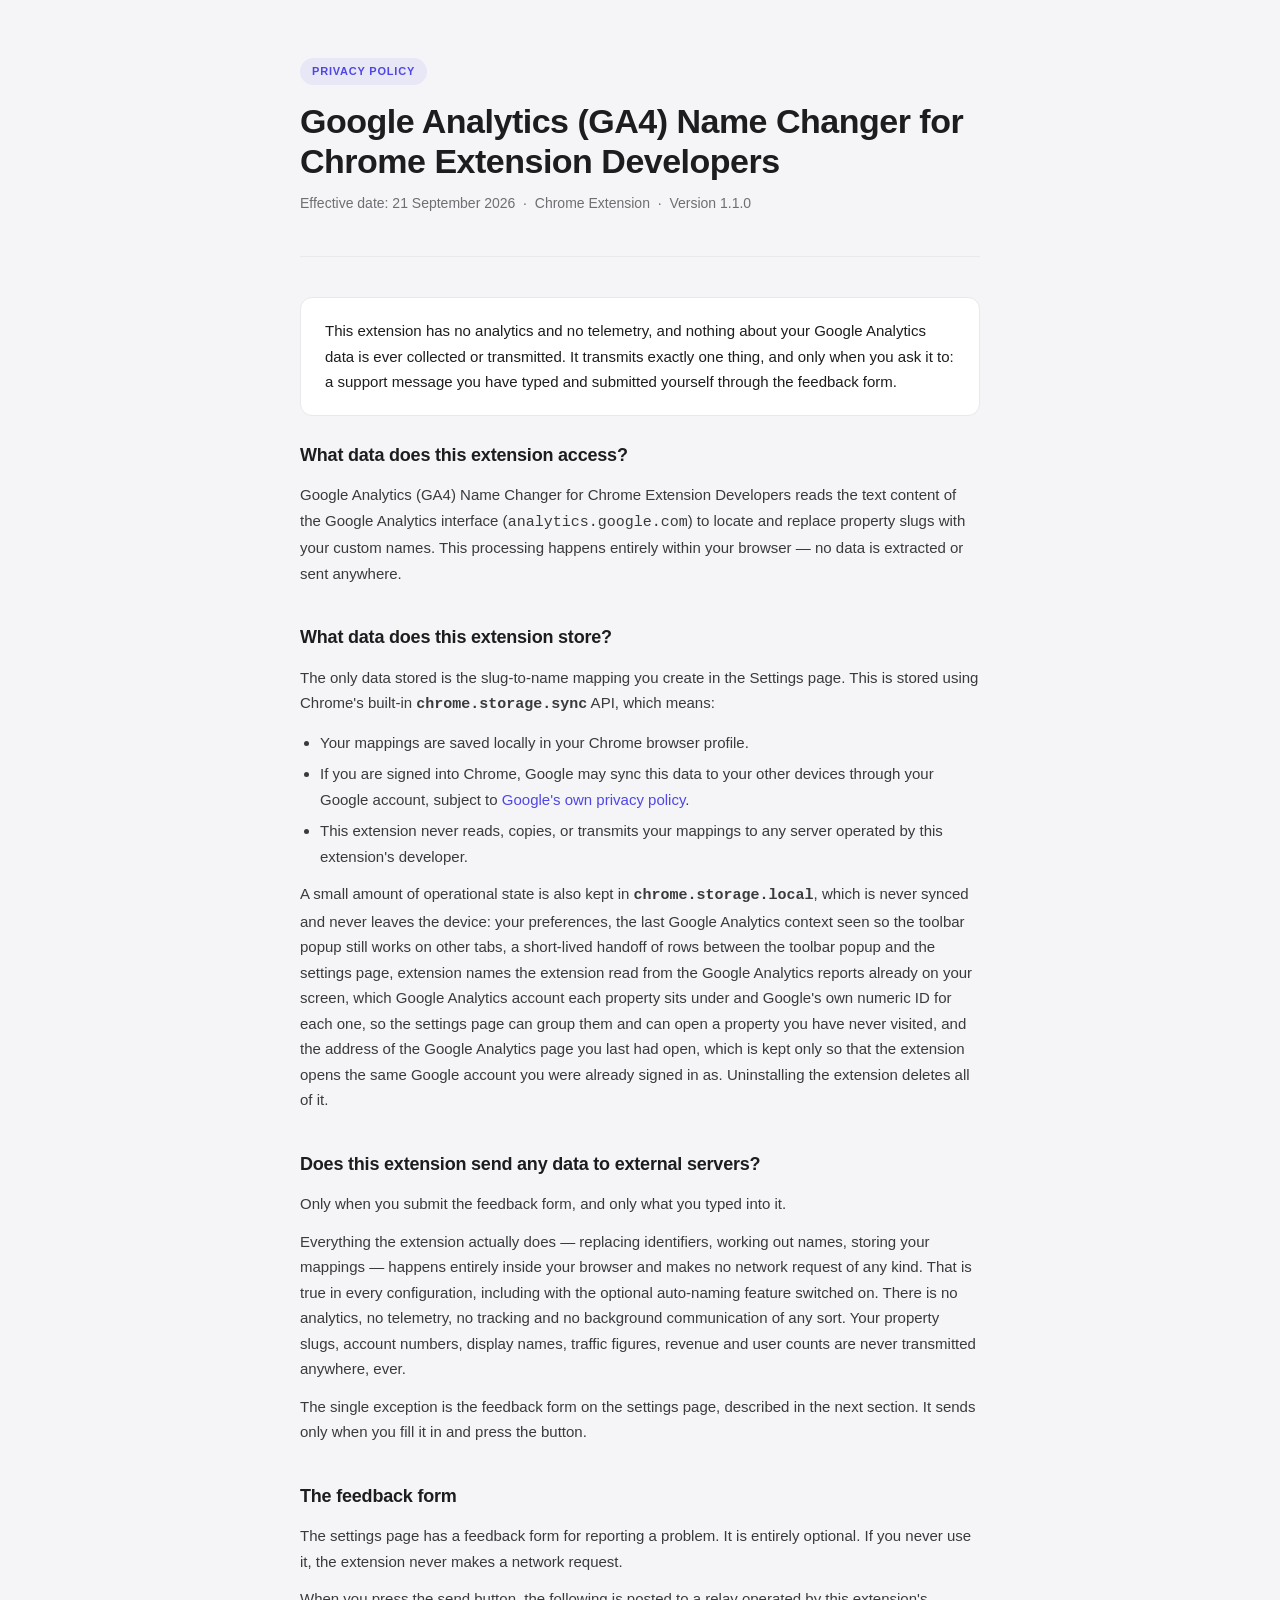
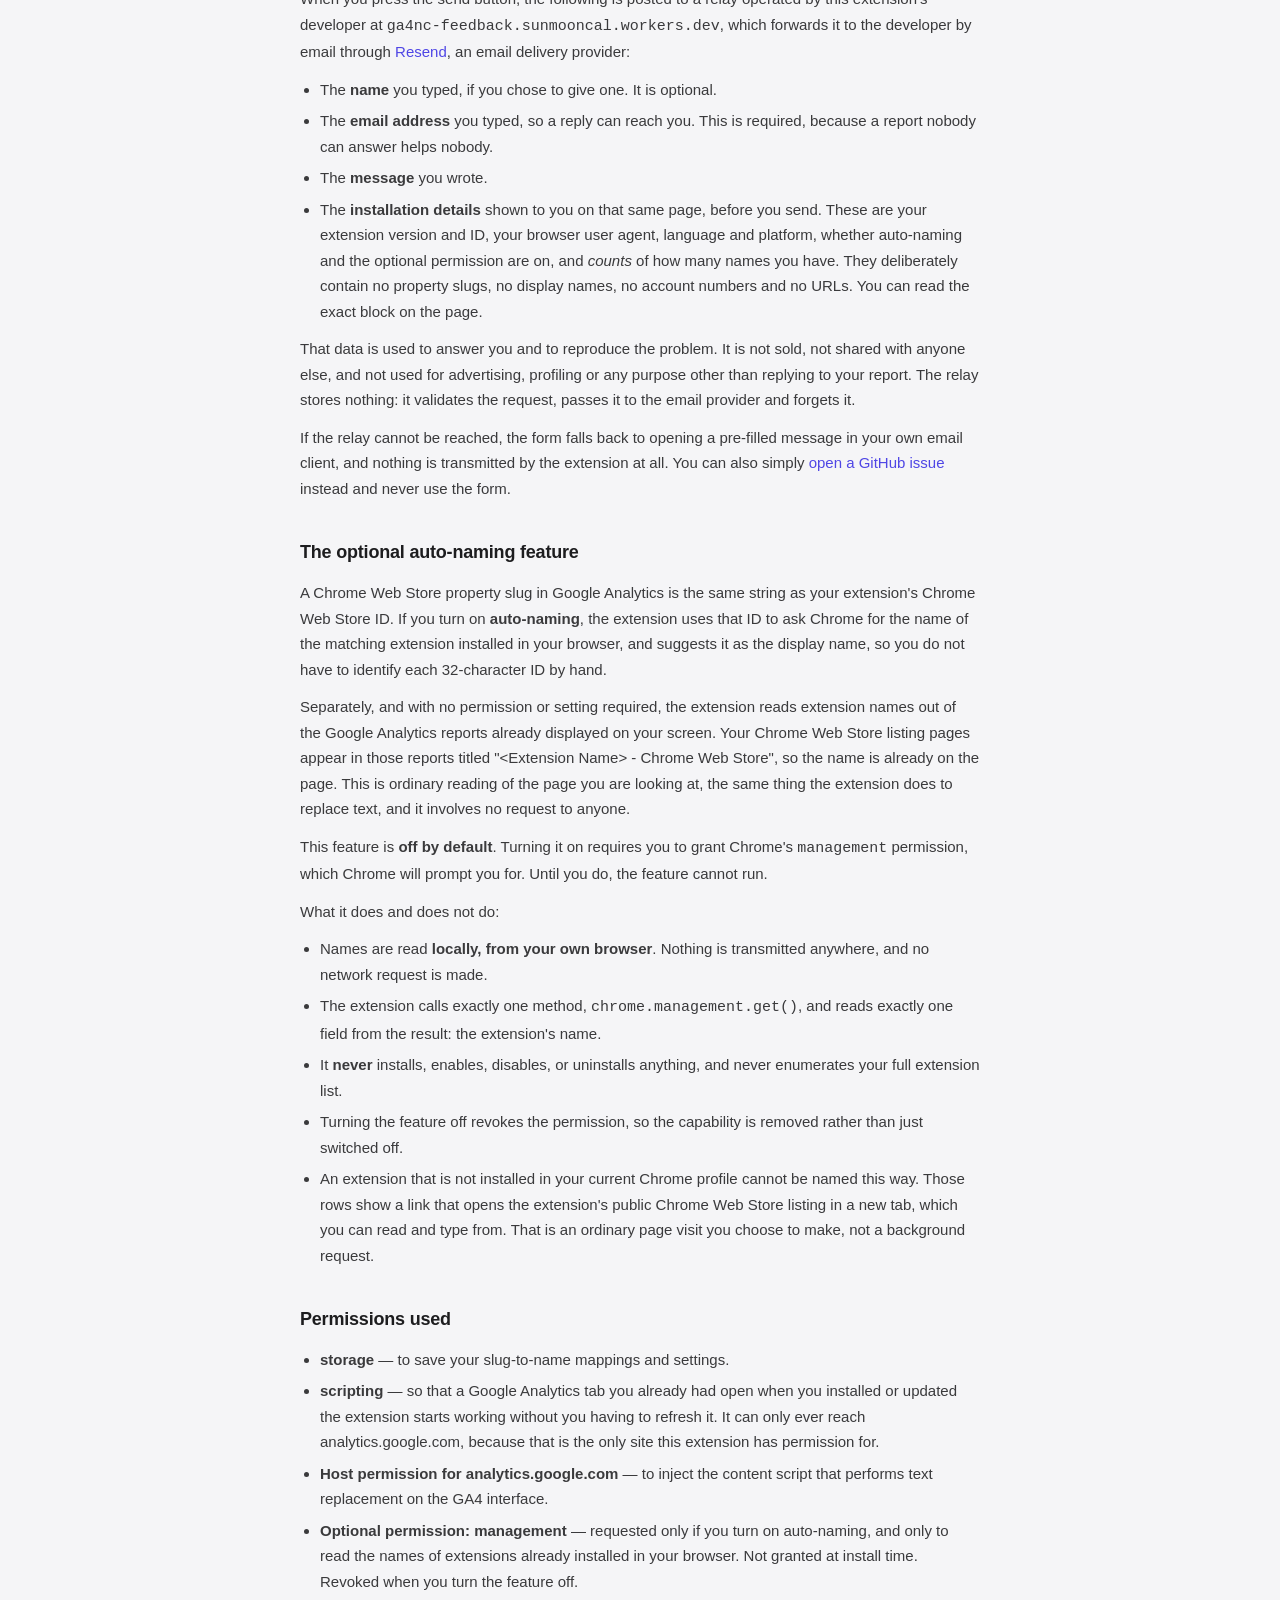
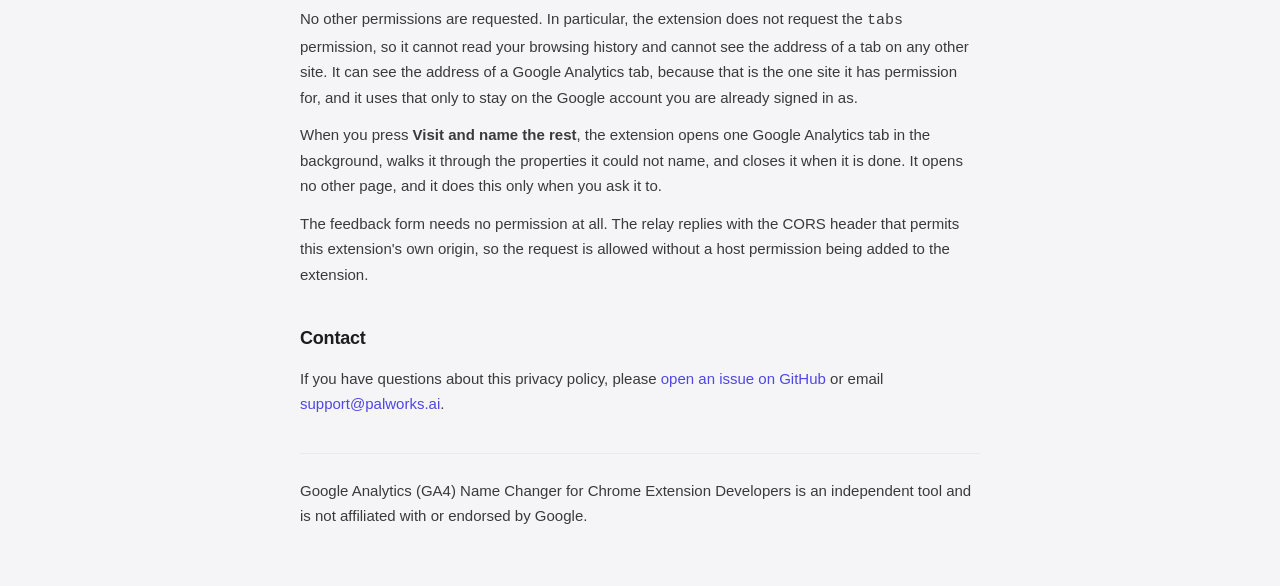
<file: privacy.html>
<!DOCTYPE html>
<html lang="en">
<head>
  <meta charset="UTF-8">
  <meta name="viewport" content="width=device-width, initial-scale=1.0">
  <title>Privacy Policy — Google Analytics (GA4) Name Changer for Chrome Extension Developers</title>
  <style>
    *, *::before, *::after { box-sizing: border-box; margin: 0; padding: 0; }

    :root {
      --text:   #1d1d1f;
      --text-2: #6e6e73;
      --accent: #4F46E5;
      --border: #e8e8ed;
    }

    body {
      font-family: -apple-system, BlinkMacSystemFont, "SF Pro Text", "Segoe UI", sans-serif;
      font-size: 16px;
      line-height: 1.7;
      color: var(--text);
      background: #f5f5f7;
      padding: 0 24px 64px;
      -webkit-font-smoothing: antialiased;
    }

    .container {
      max-width: 680px;
      margin: 0 auto;
    }

    header {
      padding: 56px 0 40px;
      border-bottom: 1px solid var(--border);
      margin-bottom: 40px;
    }

    .badge {
      display: inline-block;
      font-size: 11px;
      font-weight: 600;
      text-transform: uppercase;
      letter-spacing: 0.8px;
      color: var(--accent);
      background: rgba(79,70,229,0.08);
      border-radius: 20px;
      padding: 4px 12px;
      margin-bottom: 16px;
    }

    h1 {
      font-size: 34px;
      font-weight: 700;
      letter-spacing: -0.5px;
      line-height: 1.2;
    }

    .meta {
      font-size: 14px;
      color: var(--text-2);
      margin-top: 10px;
    }

    section {
      margin-bottom: 36px;
    }

    h2 {
      font-size: 18px;
      font-weight: 600;
      letter-spacing: -0.2px;
      margin-bottom: 12px;
    }

    p {
      font-size: 15px;
      color: #3a3a3c;
      margin-bottom: 12px;
    }

    p:last-child {
      margin-bottom: 0;
    }

    ul {
      padding-left: 20px;
      margin-bottom: 12px;
    }

    li {
      font-size: 15px;
      color: #3a3a3c;
      margin-bottom: 6px;
    }

    .highlight-box {
      background: white;
      border-radius: 12px;
      border: 1px solid var(--border);
      padding: 20px 24px;
      margin: 24px 0;
    }

    .highlight-box p {
      font-size: 15px;
      font-weight: 500;
      color: var(--text);
      margin: 0;
    }

    a {
      color: var(--accent);
      text-decoration: none;
    }

    a:hover {
      text-decoration: underline;
    }

    footer {
      border-top: 1px solid var(--border);
      padding-top: 24px;
      font-size: 13px;
      color: var(--text-2);
    }
  </style>
</head>
<body>
  <div class="container">

    <header>
      <div class="badge">Privacy Policy</div>
      <h1>Google Analytics (GA4) Name Changer for Chrome Extension Developers</h1>
      <p class="meta">Effective date: 21 September 2026 &nbsp;·&nbsp; Chrome Extension &nbsp;·&nbsp; Version 1.1.0</p>
    </header>

    <div class="highlight-box">
      <p>This extension has no analytics and no telemetry, and nothing about your Google
         Analytics data is ever collected or transmitted. It transmits exactly one thing,
         and only when you ask it to: a support message you have typed and submitted
         yourself through the feedback form.</p>
    </div>

    <section>
      <h2>What data does this extension access?</h2>
      <p>Google Analytics (GA4) Name Changer for Chrome Extension Developers reads the text content of the Google Analytics interface
         (<code>analytics.google.com</code>) to locate and replace property slugs with your
         custom names. This processing happens entirely within your browser — no data is
         extracted or sent anywhere.</p>
    </section>

    <section>
      <h2>What data does this extension store?</h2>
      <p>The only data stored is the slug-to-name mapping you create in the Settings page.
         This is stored using Chrome's built-in
         <strong><code>chrome.storage.sync</code></strong> API, which means:</p>
      <ul>
        <li>Your mappings are saved locally in your Chrome browser profile.</li>
        <li>If you are signed into Chrome, Google may sync this data to your other
            devices through your Google account, subject to
            <a href="https://policies.google.com/privacy" target="_blank" rel="noopener">
            Google's own privacy policy</a>.</li>
        <li>This extension never reads, copies, or transmits your mappings to any
            server operated by this extension's developer.</li>
      </ul>
      <p>A small amount of operational state is also kept in
         <strong><code>chrome.storage.local</code></strong>, which is never synced and
         never leaves the device: your preferences, the last Google Analytics context
         seen so the toolbar popup still works on other tabs, a short-lived handoff of rows
         between the toolbar popup and the settings page, extension names the
         extension read from the Google Analytics reports already on your screen, which
         Google Analytics account each property sits under and Google's own numeric ID for
         each one, so the settings page can group them and can open a property you have
         never visited, and the address of the Google Analytics page you last had open,
         which is kept only so that the extension opens the same Google account you were
         already signed in as.
         Uninstalling the extension deletes all of it.</p>
    </section>

    <section>
      <h2>Does this extension send any data to external servers?</h2>
      <p>Only when you submit the feedback form, and only what you typed into it.</p>
      <p>Everything the extension actually does &mdash; replacing identifiers, working out
         names, storing your mappings &mdash; happens entirely inside your browser and makes
         no network request of any kind. That is true in every configuration, including
         with the optional auto-naming feature switched on. There is no analytics, no
         telemetry, no tracking and no background communication of any sort. Your property
         slugs, account numbers, display names, traffic figures, revenue and user counts
         are never transmitted anywhere, ever.</p>
      <p>The single exception is the feedback form on the settings page, described in the
         next section. It sends only when you fill it in and press the button.</p>
    </section>

    <section>
      <h2>The feedback form</h2>
      <p>The settings page has a feedback form for reporting a problem. It is entirely
         optional. If you never use it, the extension never makes a network request.</p>
      <p>When you press the send button, the following is posted to a relay operated by
         this extension's developer at
         <code>ga4nc-feedback.sunmooncal.workers.dev</code>, which forwards it to the
         developer by email through <a href="https://resend.com/legal/privacy-policy"
         target="_blank" rel="noopener">Resend</a>, an email delivery provider:</p>
      <ul>
        <li>The <strong>name</strong> you typed, if you chose to give one. It is optional.</li>
        <li>The <strong>email address</strong> you typed, so a reply can reach you. This is
            required, because a report nobody can answer helps nobody.</li>
        <li>The <strong>message</strong> you wrote.</li>
        <li>The <strong>installation details</strong> shown to you on that same page,
            before you send. These are your extension version and ID, your browser user
            agent, language and platform, whether auto-naming and the optional permission
            are on, and <em>counts</em> of how many names you have. They deliberately
            contain no property slugs, no display names, no account numbers and no URLs.
            You can read the exact block on the page.</li>
      </ul>
      <p>That data is used to answer you and to reproduce the problem. It is not sold, not
         shared with anyone else, and not used for advertising, profiling or any purpose
         other than replying to your report. The relay stores nothing: it validates the
         request, passes it to the email provider and forgets it.</p>
      <p>If the relay cannot be reached, the form falls back to opening a pre-filled
         message in your own email client, and nothing is transmitted by the extension at
         all. You can also simply
         <a href="https://github.com/PalWorks/Google-Analytics-Name-Changer-for-Chrome-Extensions/issues"
            target="_blank" rel="noopener">open a GitHub issue</a> instead and never use
         the form.</p>
    </section>

    <section>
      <h2>The optional auto-naming feature</h2>
      <p>A Chrome Web Store property slug in Google Analytics is the same string as
         your extension's Chrome Web Store ID. If you turn on <strong>auto-naming</strong>,
         the extension uses that ID to ask Chrome for the name of the matching extension
         installed in your browser, and suggests it as the display name, so you do not
         have to identify each 32-character ID by hand.</p>

      <p>Separately, and with no permission or setting required, the extension reads
         extension names out of the Google Analytics reports already displayed on your
         screen. Your Chrome Web Store listing pages appear in those reports titled
         "&lt;Extension Name&gt; - Chrome Web Store", so the name is already on the page.
         This is ordinary reading of the page you are looking at, the same thing the
         extension does to replace text, and it involves no request to anyone.</p>

      <p>This feature is <strong>off by default</strong>. Turning it on requires you to
         grant Chrome's <code>management</code> permission, which Chrome will prompt you
         for. Until you do, the feature cannot run.</p>

      <p>What it does and does not do:</p>
      <ul>
        <li>Names are read <strong>locally, from your own browser</strong>. Nothing is
            transmitted anywhere, and no network request is made.</li>
        <li>The extension calls exactly one method, <code>chrome.management.get()</code>,
            and reads exactly one field from the result: the extension's name.</li>
        <li>It <strong>never</strong> installs, enables, disables, or uninstalls anything,
            and never enumerates your full extension list.</li>
        <li>Turning the feature off revokes the permission, so the capability is removed
            rather than just switched off.</li>
        <li>An extension that is not installed in your current Chrome profile cannot be
            named this way. Those rows show a link that opens the extension's public
            Chrome Web Store listing in a new tab, which you can read and type from. That
            is an ordinary page visit you choose to make, not a background request.</li>
      </ul>
    </section>

    <section>
      <h2>Permissions used</h2>
      <ul>
        <li><strong>storage</strong> &mdash; to save your slug-to-name mappings and settings.</li>
        <li><strong>scripting</strong> &mdash; so that a Google Analytics tab you already had
            open when you installed or updated the extension starts working without you
            having to refresh it. It can only ever reach analytics.google.com, because that
            is the only site this extension has permission for.</li>
        <li><strong>Host permission for analytics.google.com</strong> — to inject the
            content script that performs text replacement on the GA4 interface.</li>
        <li><strong>Optional permission: management</strong> — requested only if you turn
            on auto-naming, and only to read the names of extensions already installed in
            your browser. Not granted at install time. Revoked when you turn the feature
            off.</li>
      </ul>
      <p>No other permissions are requested. In particular, the extension does not
         request the <code>tabs</code> permission, so it cannot read your browsing history
         and cannot see the address of a tab on any other site. It can see the address of a
         Google Analytics tab, because that is the one site it has permission for, and it
         uses that only to stay on the Google account you are already signed in as.</p>
      <p>When you press <strong>Visit and name the rest</strong>, the extension opens one
         Google Analytics tab in the background, walks it through the properties it could
         not name, and closes it when it is done. It opens no other page, and it does this
         only when you ask it to.</p>
      <p>The feedback form needs no permission at all. The relay replies with the CORS
         header that permits this extension's own origin, so the request is allowed
         without a host permission being added to the extension.</p>
    </section>

    <section>
      <h2>Contact</h2>
      <p>If you have questions about this privacy policy, please
         <a href="https://github.com/PalWorks/Google-Analytics-Name-Changer-for-Chrome-Extensions/issues"
            target="_blank" rel="noopener">open an issue on GitHub</a>
         or email <a href="mailto:support@palworks.ai">support@palworks.ai</a>.</p>
    </section>

    <footer>
      <p>Google Analytics (GA4) Name Changer for Chrome Extension Developers is an independent tool and is not affiliated with or endorsed by Google.</p>
    </footer>

  </div>
</body>
</html>
</file>
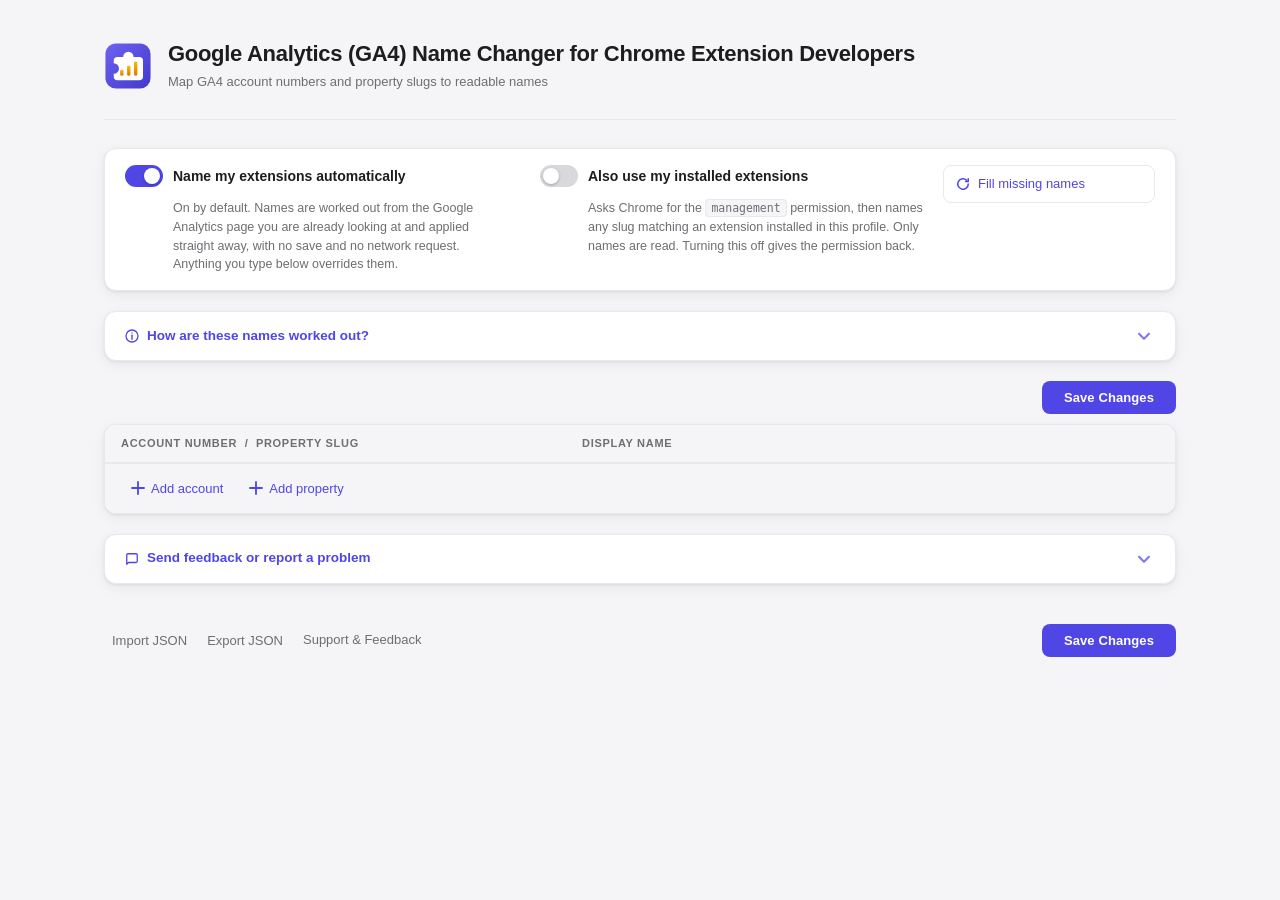
<file: options/options.html>
<!DOCTYPE html>
<html lang="en">
<head>
  <meta charset="UTF-8">
  <meta name="viewport" content="width=device-width, initial-scale=1.0">
  <title>Google Analytics (GA4) Name Changer for Chrome Extension Developers — Settings</title>
  <link rel="stylesheet" href="options.css">
</head>
<body>
  <div class="container">

    <header>
      <div class="header-content">
        <img src="../icons/icon48.png" alt="Google Analytics (GA4) Name Changer for Chrome Extension Developers" class="logo">
        <div class="header-text">
          <h1>Google Analytics (GA4) Name Changer for Chrome Extension Developers</h1>
          <p class="subtitle">Map GA4 account numbers and property slugs to readable names</p>
        </div>
      </div>
    </header>

    <main>

      <!-- Auto-naming controls -->
      <div class="toolbar">
        <div class="toolbar-info">
          <div class="switch-block">
            <label class="switch">
              <input id="autoname-toggle" type="checkbox" checked>
              <span class="switch-track" aria-hidden="true"><span class="switch-thumb"></span></span>
              <span class="switch-label">Name my extensions automatically</span>
            </label>
            <p class="toolbar-hint">
              On by default. Names are worked out from the Google Analytics page you are already
              looking at and applied straight away, with no save and no network request. Anything
              you type below overrides them.
            </p>
          </div>

          <div class="switch-block">
            <label class="switch">
              <input id="management-toggle" type="checkbox">
              <span class="switch-track" aria-hidden="true"><span class="switch-thumb"></span></span>
              <span class="switch-label">Also use my installed extensions</span>
            </label>
            <p class="toolbar-hint">
              Asks Chrome for the <code>management</code> permission, then names any slug matching
              an extension installed in this profile. Only names are read. Turning this off gives
              the permission back.
            </p>
          </div>
        </div>

        <!-- One fixed-width column, so nothing here can reflow the text beside
             it, and each button reports its own progress in place of its label
             rather than pushing a status message into the layout. -->
        <div class="toolbar-actions">
          <button id="fetch-names-btn" class="btn-action" type="button">
            <svg class="btn-action-icon" width="14" height="14" viewBox="0 0 14 14"
                 fill="none" aria-hidden="true">
              <path d="M12.25 7a5.25 5.25 0 1 1-1.54-3.71" stroke="currentColor"
                stroke-width="1.5" stroke-linecap="round"/>
              <path d="M12.25 1.75V4.5H9.5" stroke="currentColor"
                stroke-width="1.5" stroke-linecap="round" stroke-linejoin="round"/>
            </svg>
            <span id="fetch-btn-label">Fill missing names</span>
          </button>
          <button id="cycle-btn" class="btn-action" type="button" hidden>
            <svg class="btn-action-icon" width="14" height="14" viewBox="0 0 14 14"
                 fill="none" aria-hidden="true">
              <path d="M7 1.75a5.25 5.25 0 1 1-5.19 6.12" stroke="currentColor"
                stroke-width="1.5" stroke-linecap="round"/>
              <path d="M1.4 5.1l1.1 2.6 2.6-1.1" stroke="currentColor"
                stroke-width="1.5" stroke-linecap="round" stroke-linejoin="round"/>
            </svg>
            <span id="cycle-btn-label">Visit and name the rest</span>
          </button>
          <button id="cycle-stop-btn" class="btn-stop" type="button" hidden>Stop</button>
        </div>
      </div>

      <!-- How names are worked out -->
      <details class="method-card">
        <summary>
          <svg width="14" height="14" viewBox="0 0 14 14" fill="none" aria-hidden="true">
            <circle cx="7" cy="7" r="6" stroke="currentColor" stroke-width="1.3"/>
            <path d="M7 6.2v4" stroke="currentColor" stroke-width="1.4" stroke-linecap="round"/>
            <circle cx="7" cy="4" r="0.7" fill="currentColor"/>
          </svg>
          How are these names worked out?
          <svg class="accordion-chevron" width="22" height="22" viewBox="0 0 20 20"
               fill="none" aria-hidden="true">
            <path d="M5.5 8l4.5 4.5L14.5 8" stroke="currentColor" stroke-width="2"
                  stroke-linecap="round" stroke-linejoin="round"/>
          </svg>
        </summary>

        <div class="method-body">
          <p class="method-lead">
            Your GA4 property slug <em>is</em> your extension's Chrome Web Store ID. Three
            sources turn it into a name, tried in order. Nothing is ever sent anywhere.
          </p>

          <ol class="method-list">
            <li>
              <strong>Your own GA4 reports.</strong> Google's report of your most-viewed pages
              lists your store listing, and the store titles it
              <code>&lt;Extension Name&gt; – Chrome Web Store</code>. The name is split off the
              end of that title, so it is read straight from the page you are already viewing.
              <span class="method-note">Works in any language, and for extensions you do not
              have installed.</span>
            </li>
            <li>
              <strong>Your installed extensions.</strong> Optional. If you grant the
              <code>management</code> permission, any slug matching an extension installed in
              this Chrome profile is named from Chrome directly.
            </li>
            <li>
              <strong>The store listing link.</strong> Anything the first two cannot name shows
              a link on its row that opens its public listing, so you can read the name and
              type it.
            </li>
          </ol>

          <p class="method-note method-timing">
            Names appear a few seconds after you open a property, once Google Analytics has
            finished loading the report they are read from. Switching property inside Google
            Analytics takes a moment longer, because its own reports lag the switch.
          </p>

          <p class="method-foot">
            An account is named after the extension it holds, shortened. An account holding
            <strong>more than one</strong> has no single right name, so it gets a draft made from
            all of them &mdash; <code>Tab Session Saver + Dark Mode</code> &mdash; with any
            extension not yet named counted as <code>+ 1 more</code>. Every draft is yours to
            rewrite. Names the extension worked out are marked
            <span class="badge-auto">auto</span>; edit any of them and press Save to make it
            permanently yours.
          </p>
        </div>
      </details>

      <!-- Save is repeated above the table: it is long, and the footer button
           is off screen while the rows at the top are being edited. -->
      <div class="table-bar">
        <span class="dirty-flag" hidden>Unsaved changes</span>
        <button id="save-btn-top" class="btn-primary" type="button">Save Changes</button>
      </div>

      <!-- One table: accounts, each with the properties it holds beneath it -->
      <div class="card">
        <div class="card-header">
          <span class="col-label">Account number &nbsp;/&nbsp; Property slug</span>
          <span class="col-label">Display name</span>
          <span class="col-action-header"></span>
        </div>

        <div id="groups-list">
          <!-- Account groups injected by options.js -->
        </div>

        <div class="card-footer">
          <button id="add-account-btn" class="btn-ghost" type="button">
            <svg width="14" height="14" viewBox="0 0 14 14" fill="none" aria-hidden="true">
              <path d="M7 1v12M1 7h12" stroke="currentColor" stroke-width="1.8" stroke-linecap="round"/>
            </svg>
            Add account
          </button>
          <button id="add-btn" class="btn-ghost" type="button">
            <svg width="14" height="14" viewBox="0 0 14 14" fill="none" aria-hidden="true">
              <path d="M7 1v12M1 7h12" stroke="currentColor" stroke-width="1.8" stroke-linecap="round"/>
            </svg>
            Add property
          </button>
        </div>
      </div>
    </main>

    <!-- Feedback -->
    <details class="method-card feedback-card">
      <summary>
        <svg width="14" height="14" viewBox="0 0 14 14" fill="none" aria-hidden="true">
          <path d="M12.25 9.33a1.17 1.17 0 0 1-1.17 1.17H3.5L1.75 12.25V2.92c0-.65.52-1.17 1.17-1.17h8.16c.65 0 1.17.52 1.17 1.17v6.41Z"
            stroke="currentColor" stroke-width="1.3" stroke-linecap="round" stroke-linejoin="round"/>
        </svg>
        Send feedback or report a problem
        <svg class="accordion-chevron" width="22" height="22" viewBox="0 0 20 20"
             fill="none" aria-hidden="true">
          <path d="M5.5 8l4.5 4.5L14.5 8" stroke="currentColor" stroke-width="2"
                stroke-linecap="round" stroke-linejoin="round"/>
        </svg>
      </summary>

      <div class="method-body">
        <form id="feedback-form" novalidate>
          <div class="field-grid">
            <label class="field">
              <span class="field-label">Name</span>
              <input id="fb-name" class="input field-input" type="text" autocomplete="name"
                     maxlength="80" placeholder="Your name">
            </label>
            <label class="field">
              <span class="field-label">Email <span class="req">required</span></span>
              <input id="fb-email" class="input field-input" type="email" autocomplete="email"
                     maxlength="150" placeholder="you@example.com" required>
            </label>
          </div>

          <label class="field">
            <span class="field-label">Message <span class="req">required</span></span>
            <textarea id="fb-message" class="input field-input field-textarea" rows="5"
                      maxlength="4000" placeholder="What happened, or what would you like to see?"
                      required></textarea>
          </label>

          <details class="diag-box">
            <summary>
              <span>What gets sent with this</span>
              <svg class="accordion-chevron is-small" width="16" height="16" viewBox="0 0 20 20"
                   fill="none" aria-hidden="true">
                <path d="M5.5 8l4.5 4.5L14.5 8" stroke="currentColor" stroke-width="2"
                      stroke-linecap="round" stroke-linejoin="round"/>
              </svg>
            </summary>
            <pre id="fb-diagnostics" class="diag-pre">collecting…</pre>
            <p class="diag-note">
              Technical details only, so support can reproduce the problem. No Google Analytics
              data, no property or account names, and nothing about your browsing.
            </p>
            <p class="diag-note">
              This and your message are sent only when you press Send, and go to the developer
              to answer you. Nothing is sent in the background.
            </p>
          </details>

          <div class="form-actions">
            <span id="fb-status" class="status-msg" aria-live="polite"></span>
            <button id="fb-submit" class="btn-primary" type="submit">Send feedback</button>
          </div>
        </form>
      </div>
    </details>

    <footer>
      <div class="footer-left">
        <button id="import-btn" class="btn-text" type="button">Import JSON</button>
        <button id="export-btn" class="btn-text" type="button">Export JSON</button>
        <input id="import-file" type="file" accept=".json,application/json" hidden>
        <a href="mailto:support@palworks.ai" class="btn-text support-link">Support &amp; Feedback</a>
      </div>
      <div class="footer-right">
        <span id="status-msg" class="status-msg" aria-live="polite"></span>
        <span class="dirty-flag" hidden>Unsaved changes</span>
        <button id="save-btn" class="btn-primary" type="button">Save Changes</button>
      </div>
    </footer>

  </div>

  <!-- ── Welcome / onboarding modal ───────────────────────────────────────── -->
  <div id="welcome-overlay" class="overlay is-hidden" role="dialog" aria-modal="true"
       aria-labelledby="welcome-title">
    <div class="modal">

      <button id="welcome-close" class="modal-close" type="button" aria-label="Close">
        <svg width="12" height="12" viewBox="0 0 10 10" fill="none" aria-hidden="true">
          <path d="M1 1l8 8M9 1L1 9" stroke="currentColor" stroke-width="1.8" stroke-linecap="round"/>
        </svg>
      </button>

      <!-- Slide 1 — what the extension does -->
      <section class="slide" data-slide="0">
        <span class="slide-badge">Welcome</span>
        <h2 id="welcome-title">Give your GA4 properties real names</h2>
        <p>
          Google shares Chrome Web Store analytics under a 32-character extension ID, and labels
          every account identically. This extension swaps those identifiers for names you choose,
          live inside Google Analytics.
        </p>

        <div class="preview">
          <div class="preview-row">
            <span class="preview-tag">Before</span>
            <code class="preview-slug">inkkcgalfjninhfflfhkflidilkjmhof</code>
          </div>
          <div class="preview-arrow" aria-hidden="true">
            <svg width="16" height="16" viewBox="0 0 16 16" fill="none">
              <path d="M8 3v10M4 9l4 4 4-4" stroke="currentColor" stroke-width="1.6"
                stroke-linecap="round" stroke-linejoin="round"/>
            </svg>
          </div>
          <div class="preview-row">
            <span class="preview-tag is-after">After</span>
            <span class="preview-name">Tab Session Saver Pro</span>
          </div>
        </div>

        <p class="slide-note">
          Nothing in your Google Analytics account is changed. The replacement is display-only
          and lives in your browser.
        </p>
      </section>

      <!-- Slide 2 — the one thing the user has to do -->
      <section class="slide is-hidden" data-slide="1">
        <span class="slide-badge">Takes a minute</span>
        <h2>Open each property once</h2>
        <p>
          Names are read out of each property's own <strong>Page title and screen class</strong>
          report, which only Google Analytics can show you, and only for the property you are
          looking at. So a property you have never opened cannot be named yet.
        </p>
        <p>
          Click through your properties once. Each one names itself as it loads, and the name is
          kept from then on. You never have to do it again.
        </p>

        <div class="cycle-demo" aria-hidden="true">
          <div class="cycle-head">
            <svg width="12" height="12" viewBox="0 0 16 16" fill="none">
              <path d="M2.5 4.5h11M2.5 8h11M2.5 11.5h11" stroke="currentColor"
                    stroke-width="1.5" stroke-linecap="round"/>
            </svg>
            Your properties
          </div>
          <ul class="cycle-list">
            <li class="cycle-row" style="--d: 0s">
              <span class="cycle-slug">inkkcgalfjninhff&#8230;</span>
              <span class="cycle-name">Tab Session Saver Pro <b>auto</b></span>
            </li>
            <li class="cycle-row" style="--d: 1.1s">
              <span class="cycle-slug">babcpedhcpecmfgd&#8230;</span>
              <span class="cycle-name">Dark Mode Everywhere <b>auto</b></span>
            </li>
            <li class="cycle-row" style="--d: 2.2s">
              <span class="cycle-slug">ejlobdbekjomjold&#8230;</span>
              <span class="cycle-name">Bulk Bookmark Cleaner <b>auto</b></span>
            </li>
          </ul>
        </div>

        <p class="slide-note">
          No refreshing needed. If Google Analytics was already open in a tab when you installed
          this, that tab is already working.
        </p>
      </section>

      <!-- Slide 3 — auto-naming opt-in -->
      <section class="slide is-hidden" data-slide="2">
        <span class="slide-badge">Optional</span>
        <h2>Let it name them for you</h2>
        <p>
          That 32-character slug <em>is</em> your extension's ID. Turn this on and any of those
          extensions installed in this Chrome profile are named automatically, instantly and
          entirely offline. You review every suggestion before saving.
        </p>

        <ul class="fact-list">
          <li>Names are read locally with Chrome's <code>management</code> API. Nothing is sent
              anywhere, and no network request is made.</li>
          <li>Chrome asks your permission first, and turning this back off revokes it.</li>
          <li>Only names are read. Nothing is installed, enabled, disabled or changed.</li>
          <li>An extension that is not installed here cannot be named this way. Those rows get a
              link that opens the public Chrome Web Store listing so you can read the name.</li>
        </ul>

        <div class="slide-actions">
          <button id="welcome-enable" class="btn-primary" type="button">Turn on auto-naming</button>
          <button id="welcome-skip" class="btn-text" type="button">Not now</button>
        </div>
      </section>

      <footer class="modal-footer">
        <div class="dots" role="tablist" aria-label="Onboarding progress">
          <span class="dot is-active" data-dot="0"></span>
          <span class="dot" data-dot="1"></span>
          <span class="dot" data-dot="2"></span>
        </div>
        <div class="modal-nav">
          <button id="welcome-back" class="btn-text is-hidden" type="button">Back</button>
          <button id="welcome-next" class="btn-primary" type="button">Next</button>
          <button id="welcome-done" class="btn-text is-hidden" type="button">Done</button>
        </div>
      </footer>

    </div>
  </div>

  <!-- Results speak from the corner and fade, so a long one never pushes the
       page around. Progress lives on the button that is doing the work. -->
  <div id="toast-host" class="toast-host" role="status" aria-live="polite"></div>

  <script src="options.js"></script>
</body>
</html>
</file>
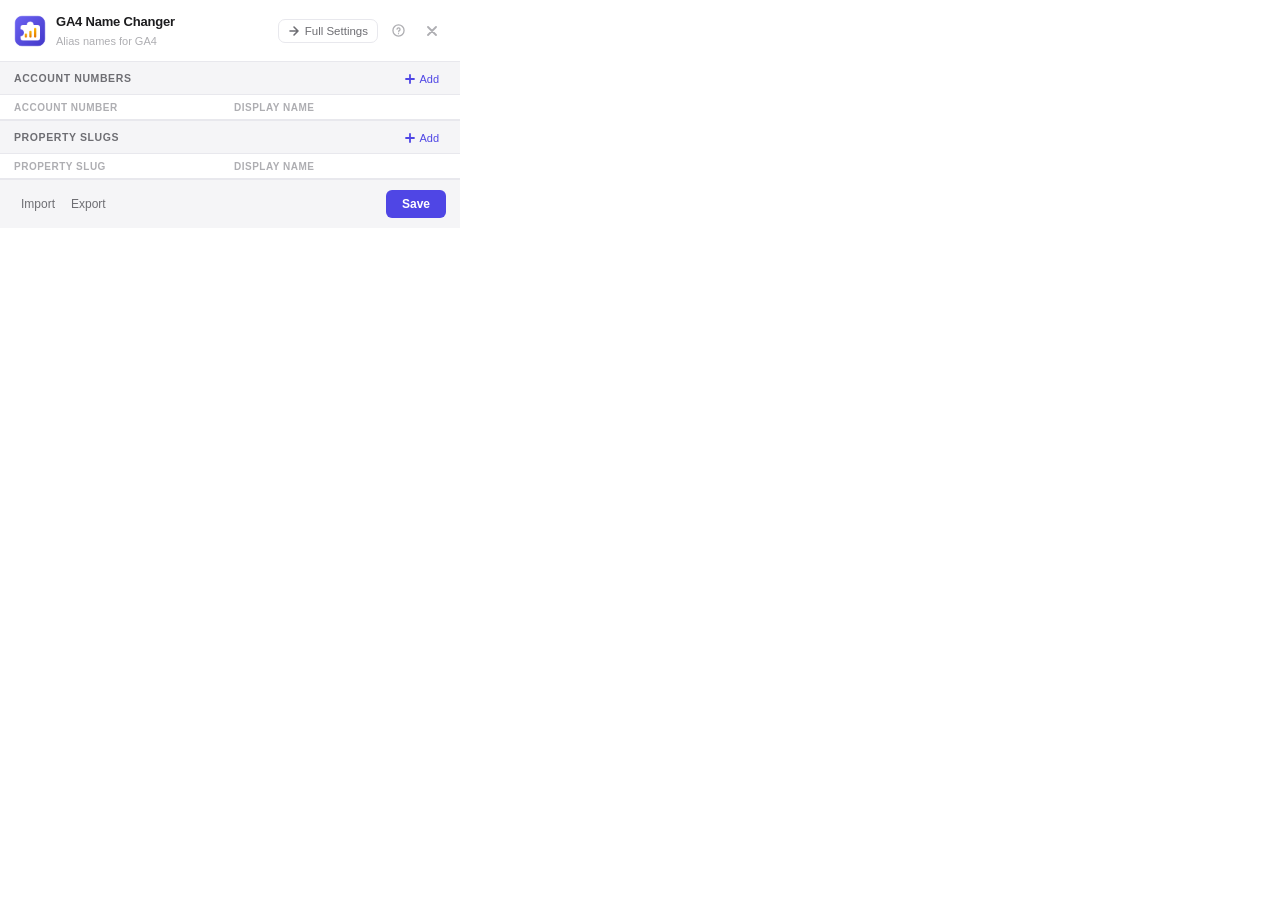
<file: popup/popup.html>
<!DOCTYPE html>
<html lang="en">
<head>
  <meta charset="UTF-8">
  <title>GA4 Name Changer</title>
  <link rel="stylesheet" href="popup.css">
</head>
<body>
  <div class="popup-wrap">

    <header class="popup-header">
      <div class="header-brand">
        <img src="../icons/icon48.png" alt="" class="brand-logo">
        <div class="brand-info">
          <span class="brand-name">GA4 Name Changer</span>
          <span class="brand-sub">Alias names for GA4</span>
        </div>
      </div>
      <div class="header-actions">
        <button id="open-options-btn" class="btn-icon-text" type="button" title="Open full settings page">
          <svg width="12" height="12" viewBox="0 0 12 12" fill="none" aria-hidden="true">
            <path d="M2 6h8M6 2l4 4-4 4" stroke="currentColor" stroke-width="1.6"
              stroke-linecap="round" stroke-linejoin="round"/>
          </svg>
          Full Settings
        </button>
        <button id="help-btn" class="btn-close" type="button" title="How this extension works" aria-label="How this extension works">
          <svg width="13" height="13" viewBox="0 0 14 14" fill="none" aria-hidden="true">
            <circle cx="7" cy="7" r="6" stroke="currentColor" stroke-width="1.4"/>
            <path d="M5.4 5.4a1.65 1.65 0 1 1 1.95 1.95V8.4" stroke="currentColor"
              stroke-width="1.4" stroke-linecap="round" stroke-linejoin="round"/>
            <circle cx="7" cy="10.4" r="0.65" fill="currentColor"/>
          </svg>
        </button>
        <button id="close-btn" class="btn-close" type="button" aria-label="Close">
          <svg width="10" height="10" viewBox="0 0 10 10" fill="none" aria-hidden="true">
            <path d="M1 1l8 8M9 1L1 9" stroke="currentColor" stroke-width="1.8" stroke-linecap="round"/>
          </svg>
        </button>
      </div>
    </header>

    <!-- GA4 detection banner (hidden until detection result is known) -->
    <div id="detection-banner" class="detection-banner is-hidden" role="status">
      <svg width="13" height="13" viewBox="0 0 14 14" fill="none" aria-hidden="true" class="detection-svg">
        <circle cx="7" cy="7" r="6" stroke="currentColor" stroke-width="1.4"/>
        <path d="M4.5 7l1.8 1.8L9.5 5" stroke="currentColor" stroke-width="1.4"
          stroke-linecap="round" stroke-linejoin="round"/>
      </svg>
      <span id="detection-text"></span>
    </div>

    <!-- Auto-naming strip: offers, or reports on, Chrome Web Store name lookup -->
    <div id="autoname-bar" class="autoname-bar is-hidden" role="status">
      <svg width="13" height="13" viewBox="0 0 14 14" fill="none" aria-hidden="true" class="autoname-svg">
        <path d="M7 1.4l1.7 3.5 3.9.55-2.8 2.7.66 3.85L7 10.18l-3.46 1.82.66-3.85-2.8-2.7 3.9-.55L7 1.4Z"
          stroke="currentColor" stroke-width="1.2" stroke-linejoin="round"/>
      </svg>
      <span id="autoname-text"></span>
      <button id="autoname-btn" class="btn-inline is-hidden" type="button"></button>
    </div>

    <!-- The same two naming actions the settings page offers, because the popup
         is where the user already is when they notice a row has no name. -->
    <div id="popup-actions" class="popup-actions is-hidden">
      <button id="fill-btn" class="btn-action-sm is-hidden" type="button">
        <svg class="btn-action-icon" width="12" height="12" viewBox="0 0 14 14"
             fill="none" aria-hidden="true">
          <path d="M12.25 7a5.25 5.25 0 1 1-1.54-3.71" stroke="currentColor"
            stroke-width="1.5" stroke-linecap="round"/>
          <path d="M12.25 1.75V4.5H9.5" stroke="currentColor"
            stroke-width="1.5" stroke-linecap="round" stroke-linejoin="round"/>
        </svg>
        <span id="fill-btn-label">Fill missing names</span>
      </button>
      <button id="cycle-handoff-btn" class="btn-action-sm is-hidden" type="button">
        <svg class="btn-action-icon" width="12" height="12" viewBox="0 0 14 14"
             fill="none" aria-hidden="true">
          <path d="M7 1.75a5.25 5.25 0 1 1-5.19 6.12" stroke="currentColor"
            stroke-width="1.5" stroke-linecap="round"/>
          <path d="M1.4 5.1l1.1 2.6 2.6-1.1" stroke="currentColor"
            stroke-width="1.5" stroke-linecap="round" stroke-linejoin="round"/>
        </svg>
        <span id="cycle-handoff-label">Visit and name the rest</span>
      </button>
    </div>

    <div class="popup-body">

      <!-- GA4 Account Number mappings -->
      <section class="popup-section">
        <div class="section-head">
          <span class="section-title">Account Numbers</span>
          <button id="add-account-btn" class="btn-add" type="button">
            <svg width="10" height="10" viewBox="0 0 10 10" fill="none" aria-hidden="true">
              <path d="M5 1v8M1 5h8" stroke="currentColor" stroke-width="1.8" stroke-linecap="round"/>
            </svg>
            Add
          </button>
        </div>
        <div class="col-labels">
          <span>Account Number</span>
          <span>Display Name</span>
        </div>
        <!-- Shown if the GA4 account label hasn't been matched in 90+ days -->
        <div id="label-warning" class="label-warning is-hidden" role="alert">
          <svg width="13" height="13" viewBox="0 0 14 14" fill="none" aria-hidden="true" flex-shrink="0">
            <path d="M7 1.5L12.5 11.5H1.5L7 1.5Z" stroke="currentColor" stroke-width="1.4" stroke-linejoin="round"/>
            <path d="M7 5.5v3" stroke="currentColor" stroke-width="1.4" stroke-linecap="round"/>
            <circle cx="7" cy="10" r="0.6" fill="currentColor"/>
          </svg>
          <span id="label-warning-text"></span>
        </div>
        <div id="account-list" class="mapping-list"></div>
      </section>

      <!-- GA4 Property Slug mappings -->
      <section class="popup-section">
        <div class="section-head">
          <span class="section-title">Property Slugs</span>
          <button id="add-btn" class="btn-add" type="button">
            <svg width="10" height="10" viewBox="0 0 10 10" fill="none" aria-hidden="true">
              <path d="M5 1v8M1 5h8" stroke="currentColor" stroke-width="1.8" stroke-linecap="round"/>
            </svg>
            Add
          </button>
        </div>
        <div class="col-labels">
          <span>Property Slug</span>
          <span>Display Name</span>
        </div>
        <div id="mappings-list" class="mapping-list"></div>
        <!-- Shown when detection found more slugs than the 3-row cap -->
        <div id="slug-overflow-note" class="overflow-note is-hidden"></div>
      </section>

    </div><!-- /.popup-body -->

    <footer class="popup-footer">
      <div class="footer-left">
        <button id="import-btn" class="btn-text" type="button">Import</button>
        <button id="export-btn" class="btn-text" type="button">Export</button>
        <input id="import-file" type="file" accept=".json,application/json" hidden>
      </div>
      <div class="footer-right">
        <span id="status-msg" class="status-msg" aria-live="polite"></span>
        <span class="dirty-flag" hidden>Unsaved changes</span>
        <button id="save-btn" class="btn-primary" type="button">Save</button>
      </div>
    </footer>

  </div><!-- /.popup-wrap -->

  <script src="popup.js"></script>
</body>
</html>
</file>
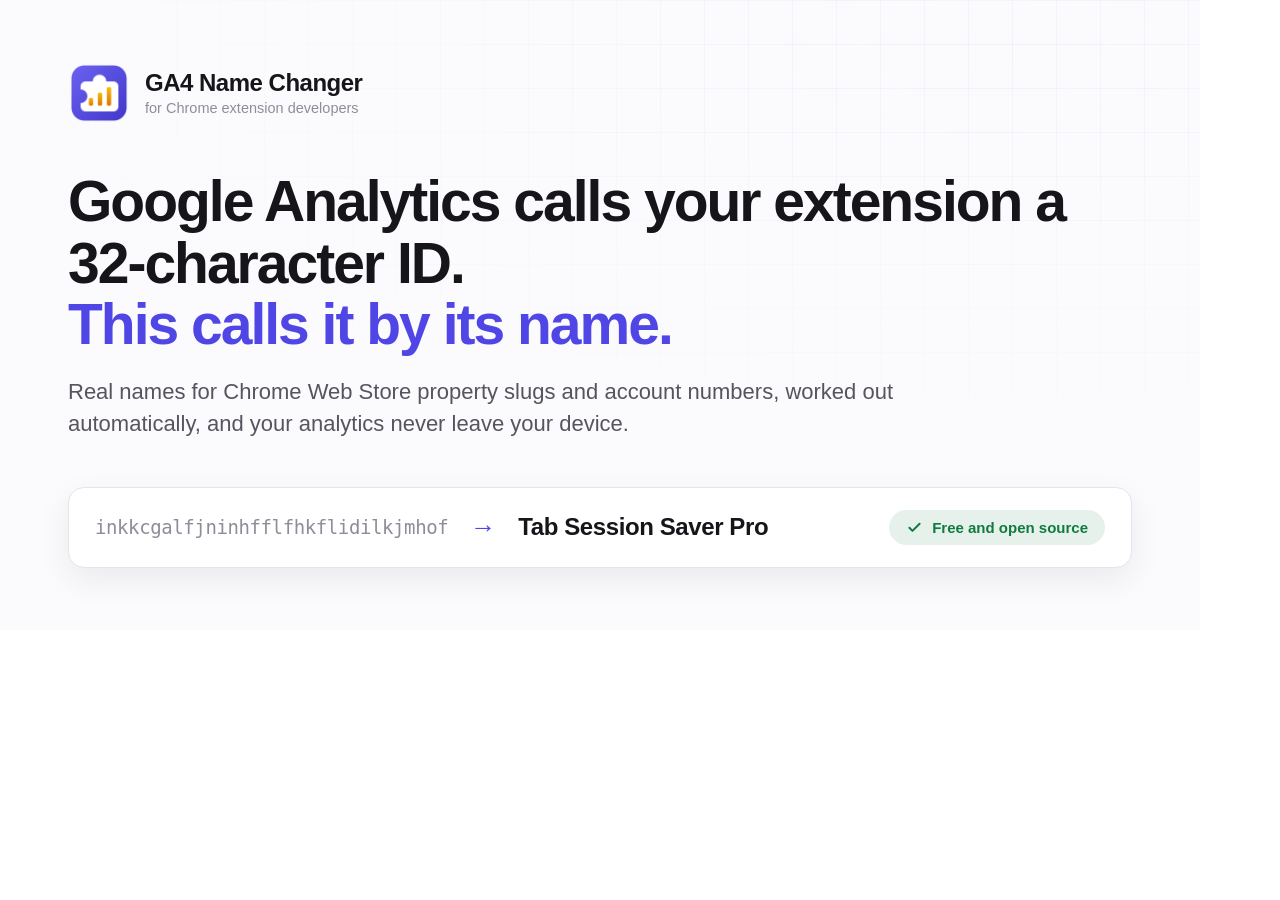
<file: site/src/og.html>
<!DOCTYPE html>
<html lang="en">
<head>
<meta charset="utf-8">
<title>Open Graph image</title>
<style>
  *,*::before,*::after{box-sizing:border-box;margin:0;padding:0}
  :root{
    --accent:#4F46E5; --accent-2:#4338CA; --accent-bg:rgba(79,70,229,.09);
    --text:#15151a; --text-2:#55555f; --text-3:#8e8e99; --border:#e4e4ea;
    --mono:ui-monospace,"SF Mono",Menlo,Consolas,monospace;
  }
  body{margin:0;font-family:-apple-system,BlinkMacSystemFont,"Segoe UI",Roboto,Helvetica,Arial,sans-serif;
       -webkit-font-smoothing:antialiased}
  .stage{width:1200px;height:630px;position:relative;overflow:hidden;
         background:#fbfbfd;display:flex;flex-direction:column;
         padding:62px 68px;justify-content:space-between}
  .grid-bg{position:absolute;inset:0;
    background-image:linear-gradient(rgba(79,70,229,.05) 1px,transparent 1px),
                     linear-gradient(90deg,rgba(79,70,229,.05) 1px,transparent 1px);
    background-size:44px 44px;
    -webkit-mask-image:radial-gradient(120% 95% at 82% 8%,#000,transparent 72%)}
  .top{position:relative;display:flex;align-items:center;gap:15px}
  .top .ic{width:62px;height:62px;border-radius:15px}
  .wm{font-size:24px;font-weight:700;letter-spacing:-.5px;color:var(--text);line-height:1.15}
  .wm span{display:block;font-size:14.5px;font-weight:500;color:var(--text-3);letter-spacing:0;margin-top:3px}

  .mid{position:relative}
  h1{font-size:57px;line-height:1.08;letter-spacing:-2px;font-weight:800;color:var(--text);max-width:1000px}
  h1 em{font-style:normal;color:var(--accent)}
  p{font-size:22px;color:var(--text-2);margin-top:20px;max-width:850px;line-height:1.45}

  .swap{position:relative;display:flex;align-items:center;gap:22px;
        background:#fff;border:1px solid var(--border);border-radius:16px;
        padding:22px 26px;box-shadow:0 12px 34px rgba(16,16,40,.07)}
  .was{font-family:var(--mono);font-size:19px;color:var(--text-3);letter-spacing:-.4px}
  .arr{color:var(--accent);font-size:26px;line-height:1}
  .now{font-size:24px;font-weight:700;color:var(--text);letter-spacing:-.4px}
  .tick{margin-left:auto;display:flex;align-items:center;gap:9px;
        font-size:15px;font-weight:700;color:#0f7b3f;
        background:rgba(15,123,63,.10);border-radius:100px;padding:9px 17px}
</style>
</head>
<body>
<div class="stage">
  <div class="grid-bg"></div>

  <div class="top">
    <img class="ic" src="../../icons/icon512.png" alt="">
    <div class="wm">GA4 Name Changer<span>for Chrome extension developers</span></div>
  </div>

  <div class="mid">
    <h1>Google Analytics calls your extension a 32&#8209;character ID.<br><em>This calls it by its name.</em></h1>
    <p>Real names for Chrome Web Store property slugs and account numbers, worked out automatically, and your analytics never leave your device.</p>
  </div>

  <div class="swap">
    <span class="was">inkkcgalfjninhfflfhkflidilkjmhof</span>
    <span class="arr">&rarr;</span>
    <span class="now">Tab Session Saver Pro</span>
    <span class="tick">
      <svg width="17" height="17" viewBox="0 0 20 20" fill="none"><path d="M4 10.4l3.6 3.6L16 5.6" stroke="#0f7b3f" stroke-width="2.4" stroke-linecap="round" stroke-linejoin="round"/></svg>
      Free and open source
    </span>
  </div>
</div>
</body>
</html>
</file>
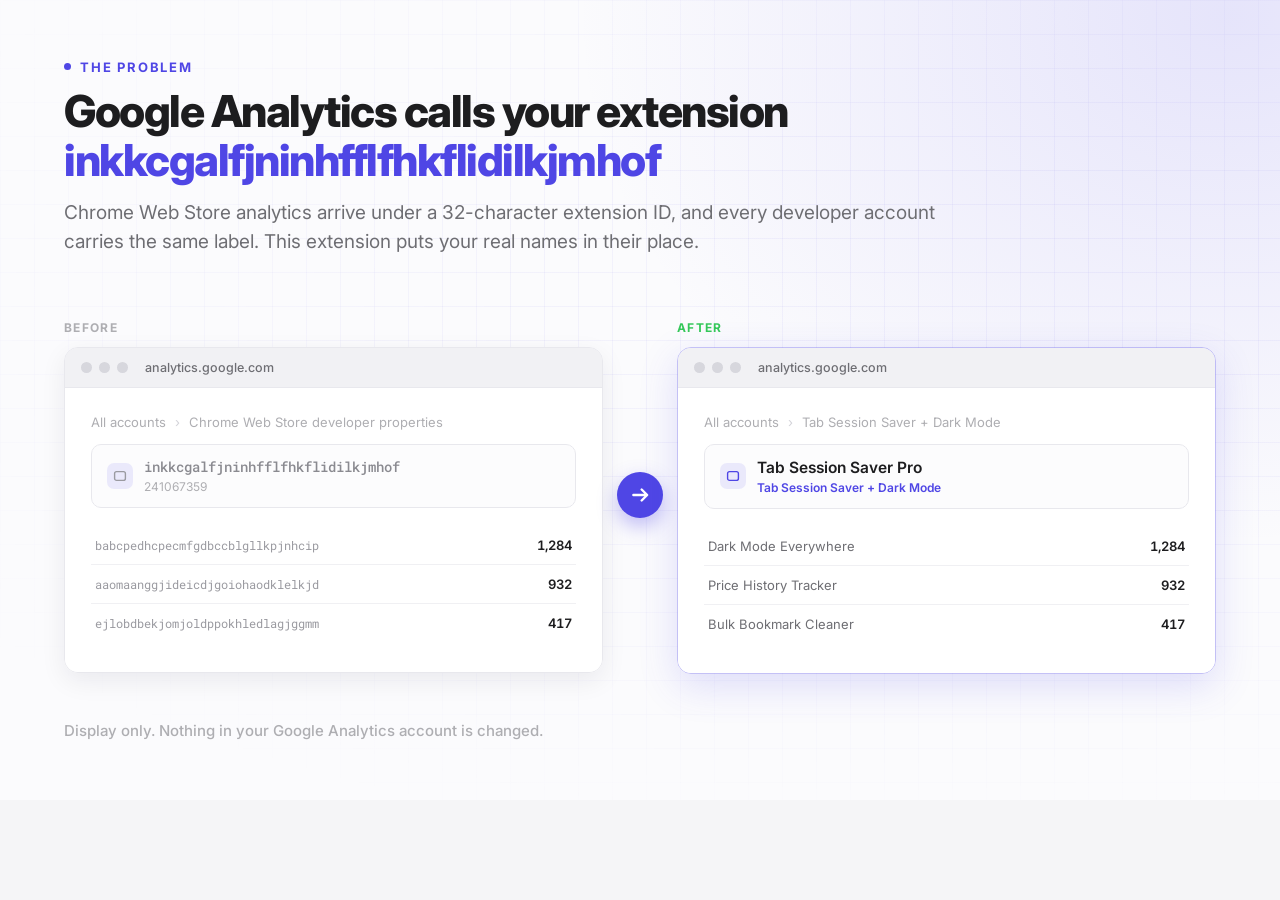
<file: store/src/shot-1.html>
<!DOCTYPE html>
<html lang="en">
<head>
<meta charset="utf-8">
<title>Screenshot 1: the problem and the fix</title>
<link rel="preconnect" href="https://fonts.googleapis.com">
<link rel="preconnect" href="https://fonts.gstatic.com" crossorigin>
<link href="https://fonts.googleapis.com/css2?family=Inter:wght@400;500;600;700;800&family=Roboto+Mono:wght@400;500&display=swap" rel="stylesheet">
<link rel="stylesheet" href="base.css">
<link rel="stylesheet" href="shot.css">
<style>
  .split { display: grid; grid-template-columns: 1fr 74px 1fr; align-items: center; gap: 0; width: 100%; }

  .pane { border-radius: 14px; overflow: hidden; }
  .pane .win-bar { background: #f1f1f4; }
  .pane.before { border: 1px solid var(--border); box-shadow: 0 8px 26px rgba(16,16,40,.07); }
  .pane.after  { border: 1.5px solid rgba(79,70,229,.32); box-shadow: 0 12px 38px rgba(79,70,229,.17); }

  .ga { padding: 26px 26px 30px; background: #fff; }

  .crumb { display: flex; align-items: center; gap: 9px; font-size: 13px; color: var(--text-3); }
  .crumb .sep { color: #d2d2d8; }

  .prop {
    margin-top: 14px; padding: 13px 15px; border-radius: 10px;
    border: 1px solid var(--border); background: #fcfcfd;
    display: flex; align-items: center; gap: 11px;
  }
  .prop .ico { width: 26px; height: 26px; border-radius: 7px; flex: none;
               background: rgba(79,70,229,.10); display: flex; align-items: center; justify-content: center; }
  .prop-name { font-size: 15.5px; font-weight: 600; }
  .prop-name.raw { font-family: var(--mono); font-size: 13.5px; font-weight: 500; color: #8a8a90; }
  .prop-sub  { font-size: 12px; color: var(--text-3); margin-top: 3px; }
  .prop-sub.on { color: var(--accent); font-weight: 600; }

  .rowlist { margin-top: 18px; }
  .r {
    display: flex; align-items: center; justify-content: space-between;
    padding: 11px 4px; border-bottom: 1px solid #f0f0f3; font-size: 13px;
  }
  .r:last-child { border-bottom: none; }
  .r .n { color: var(--text-2); }
  .r .n.raw { font-family: var(--mono); font-size: 12px; color: #9a9aa0; }
  .r .v { font-weight: 600; color: var(--text); font-variant-numeric: tabular-nums; }

  .tagline {
    display: inline-block; margin-bottom: 12px;
    font-size: 12px; font-weight: 700; letter-spacing: 1.3px; text-transform: uppercase;
  }
  .tagline.b { color: var(--text-3); }
  .tagline.a { color: var(--success); }

  .midarrow { display: flex; align-items: center; justify-content: center; }
  .midarrow div {
    width: 46px; height: 46px; border-radius: 50%;
    background: var(--accent); color: #fff;
    display: flex; align-items: center; justify-content: center;
    box-shadow: 0 8px 20px rgba(79,70,229,.36);
  }
</style>
</head>
<body>
<div class="stage">
  <div class="grid-bg"></div>

  <div class="head">
    <div class="step"><span class="dot"></span> The problem</div>
    <h1>Google Analytics calls your extension<br><span class="hl">inkkcgalfjninhfflfhkflidilkjmhof</span></h1>
    <p class="lede">
      Chrome Web Store analytics arrive under a 32-character extension ID, and every developer
      account carries the same label. This extension puts your real names in their place.
    </p>
  </div>

  <div class="body">
    <div class="split">

      <div>
        <span class="tagline b">Before</span>
        <div class="pane before">
          <div class="win-bar"><i></i><i></i><i></i><span class="win-title">analytics.google.com</span></div>
          <div class="ga">
            <div class="crumb">All accounts <span class="sep">&rsaquo;</span> Chrome Web Store developer properties</div>
            <div class="prop">
              <div class="ico">
                <svg width="14" height="14" viewBox="0 0 14 14" fill="none"><rect x="1.6" y="2.6" width="10.8" height="8.8" rx="2" stroke="#9a9aa0" stroke-width="1.4"/></svg>
              </div>
              <div>
                <div class="prop-name raw">inkkcgalfjninhfflfhkflidilkjmhof</div>
                <div class="prop-sub">241067359</div>
              </div>
            </div>
            <div class="rowlist">
              <div class="r"><span class="n raw">babcpedhcpecmfgdbccblgllkpjnhcip</span><span class="v">1,284</span></div>
              <div class="r"><span class="n raw">aaomaanggjideicdjgoiohaodklelkjd</span><span class="v">932</span></div>
              <div class="r"><span class="n raw">ejlobdbekjomjoldppokhledlagjggmm</span><span class="v">417</span></div>
            </div>
          </div>
        </div>
      </div>

      <div class="midarrow">
        <div>
          <svg width="22" height="22" viewBox="0 0 20 20" fill="none">
            <path d="M4 10h12M11.5 5l5 5-5 5" stroke="currentColor" stroke-width="2.2"
                  stroke-linecap="round" stroke-linejoin="round"/>
          </svg>
        </div>
      </div>

      <div>
        <span class="tagline a">After</span>
        <div class="pane after">
          <div class="win-bar"><i></i><i></i><i></i><span class="win-title">analytics.google.com</span></div>
          <div class="ga">
            <div class="crumb">All accounts <span class="sep">&rsaquo;</span> Tab Session Saver + Dark Mode</div>
            <div class="prop">
              <div class="ico">
                <svg width="14" height="14" viewBox="0 0 14 14" fill="none"><rect x="1.6" y="2.6" width="10.8" height="8.8" rx="2" stroke="#4F46E5" stroke-width="1.4"/></svg>
              </div>
              <div>
                <div class="prop-name">Tab Session Saver Pro</div>
                <div class="prop-sub on">Tab Session Saver + Dark Mode</div>
              </div>
            </div>
            <div class="rowlist">
              <div class="r"><span class="n">Dark Mode Everywhere</span><span class="v">1,284</span></div>
              <div class="r"><span class="n">Price History Tracker</span><span class="v">932</span></div>
              <div class="r"><span class="n">Bulk Bookmark Cleaner</span><span class="v">417</span></div>
            </div>
          </div>
        </div>
      </div>

    </div>
  </div>

  <div class="foot">
    Display only. Nothing in your Google Analytics account is changed.
  </div>
</div>
</body>
</html>
</file>
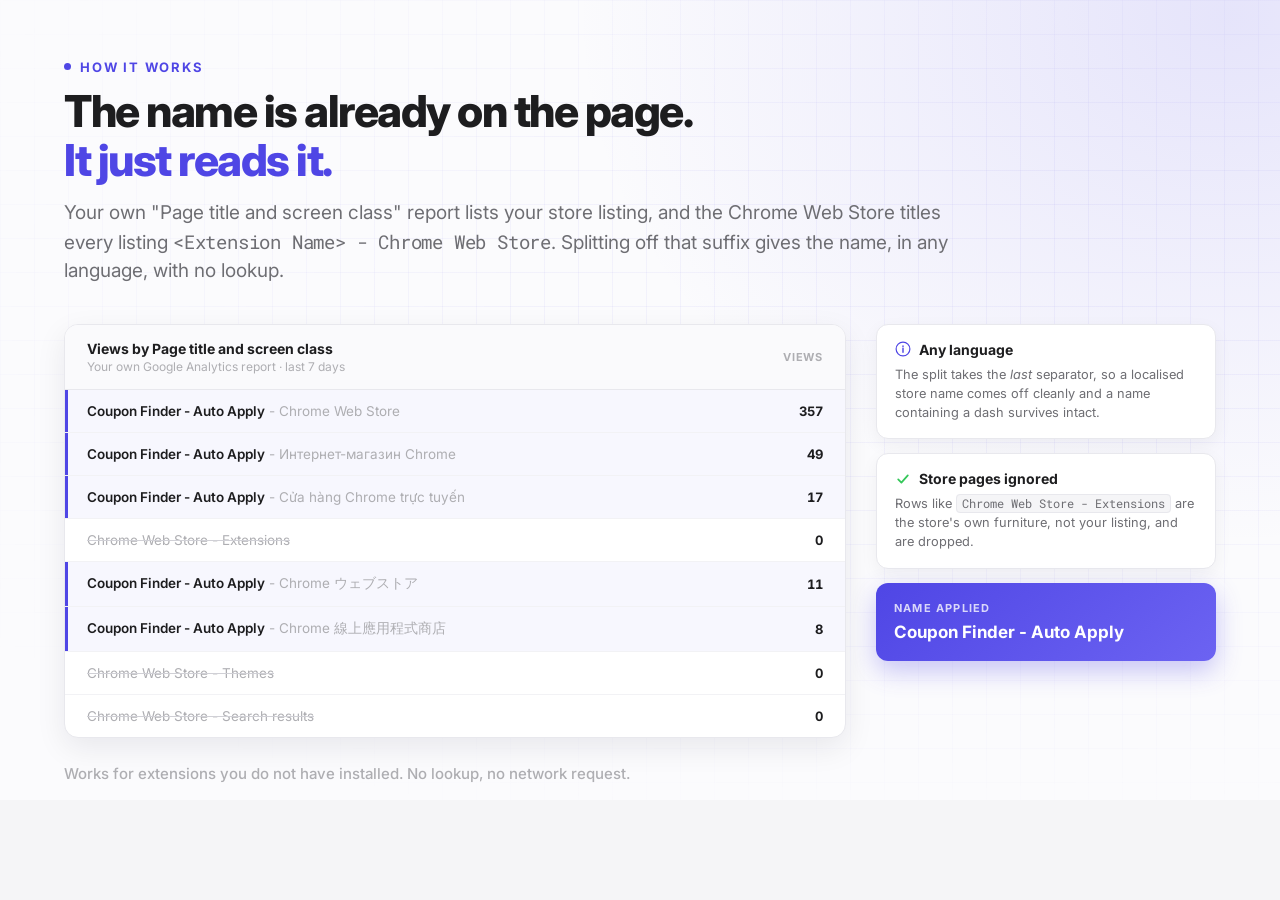
<file: store/src/shot-2.html>
<!DOCTYPE html>
<html lang="en">
<head>
<meta charset="utf-8">
<title>Screenshot 2: where the names come from</title>
<link rel="preconnect" href="https://fonts.googleapis.com">
<link rel="preconnect" href="https://fonts.gstatic.com" crossorigin>
<link href="https://fonts.googleapis.com/css2?family=Inter:wght@400;500;600;700;800&family=Roboto+Mono:wght@400;500&display=swap" rel="stylesheet">
<link rel="stylesheet" href="base.css">
<link rel="stylesheet" href="shot.css">
<style>
  .cols { display: grid; grid-template-columns: 1fr 340px; gap: 30px;
          width: 100%; align-items: start; }

  .report { border-radius: 14px; border: 1px solid var(--border);
            box-shadow: 0 10px 30px rgba(16,16,40,.08); overflow: hidden; background: #fff; }

  .rep-head {
    display: flex; align-items: center; justify-content: space-between;
    padding: 15px 22px; background: #fafafc; border-bottom: 1px solid var(--border);
  }
  .rep-title { font-size: 14px; font-weight: 700; }
  .rep-sub   { font-size: 12px; color: var(--text-3); margin-top: 2px; }
  .rep-col   { font-size: 11px; font-weight: 700; letter-spacing: .8px;
               text-transform: uppercase; color: var(--text-3); }

  .tr {
    display: flex; align-items: center; justify-content: space-between;
    gap: 20px; padding: 13px 22px; border-bottom: 1px solid #f2f2f5;
  }
  .tr:last-child { border-bottom: none; }
  .title { font-size: 13.5px; }
  .title .name { font-weight: 600; }
  .title .suffix { color: var(--text-3); }
  .title.generic { color: var(--text-3); }
  .views { font-size: 13px; font-weight: 700; font-variant-numeric: tabular-nums; }

  .tr.hit { background: rgba(79,70,229,.045); box-shadow: inset 3px 0 0 var(--accent); }
  .strike { text-decoration: line-through; text-decoration-color: #d0d0d6; }

  .aside { display: flex; flex-direction: column; gap: 14px; }

  .note {
    background: #fff; border: 1px solid var(--border); border-radius: 12px;
    padding: 16px 18px; box-shadow: 0 6px 18px rgba(16,16,40,.05);
  }
  .note h3 { font-size: 14px; font-weight: 700; display: flex; align-items: center; gap: 8px; }
  .note p  { font-size: 12.8px; color: var(--text-2); line-height: 1.5; margin-top: 7px; }
  .note code { font-family: var(--mono); font-size: 11.5px; background: var(--bg);
               border: 1px solid var(--border); border-radius: 4px; padding: 1px 5px; }

  .result {
    background: linear-gradient(140deg, #4F46E5, #6C63F2); color: #fff;
    border-radius: 12px; padding: 18px; box-shadow: 0 10px 26px rgba(79,70,229,.30);
  }
  .result .lbl { font-size: 11px; font-weight: 700; letter-spacing: 1.2px;
                 text-transform: uppercase; opacity: .78; }
  .result .val { font-size: 17px; font-weight: 700; margin-top: 7px; line-height: 1.25; }
</style>
</head>
<body>
<div class="stage">
  <div class="grid-bg"></div>

  <div class="head">
    <div class="step"><span class="dot"></span> How it works</div>
    <h1>The name is already on the page.<br><span class="hl">It just reads it.</span></h1>
    <p class="lede">
      Your own "Page title and screen class" report lists your store listing, and the Chrome Web
      Store titles every listing <code class="mono">&lt;Extension Name&gt; - Chrome Web Store</code>.
      Splitting off that suffix gives the name, in any language, with no lookup.
    </p>
  </div>

  <div class="body">
    <div class="cols">

      <div class="report">
        <div class="rep-head">
          <div>
            <div class="rep-title">Views by Page title and screen class</div>
            <div class="rep-sub">Your own Google Analytics report &middot; last 7 days</div>
          </div>
          <div class="rep-col">Views</div>
        </div>

        <div class="tr hit">
          <div class="title"><span class="name">Coupon Finder - Auto Apply</span><span class="suffix"> - Chrome Web Store</span></div>
          <div class="views">357</div>
        </div>
        <div class="tr hit">
          <div class="title"><span class="name">Coupon Finder - Auto Apply</span><span class="suffix"> - Интернет-магазин Chrome</span></div>
          <div class="views">49</div>
        </div>
        <div class="tr hit">
          <div class="title"><span class="name">Coupon Finder - Auto Apply</span><span class="suffix"> - Cửa hàng Chrome trực tuyến</span></div>
          <div class="views">17</div>
        </div>
        <div class="tr">
          <div class="title generic strike">Chrome Web Store - Extensions</div>
          <div class="views">0</div>
        </div>
        <div class="tr hit">
          <div class="title"><span class="name">Coupon Finder - Auto Apply</span><span class="suffix"> - Chrome ウェブストア</span></div>
          <div class="views">11</div>
        </div>
        <div class="tr hit">
          <div class="title"><span class="name">Coupon Finder - Auto Apply</span><span class="suffix"> - Chrome 線上應用程式商店</span></div>
          <div class="views">8</div>
        </div>
        <div class="tr">
          <div class="title generic strike">Chrome Web Store - Themes</div>
          <div class="views">0</div>
        </div>
        <div class="tr">
          <div class="title generic strike">Chrome Web Store - Search results</div>
          <div class="views">0</div>
        </div>
      </div>

      <div class="aside">
        <div class="note">
          <h3>
            <svg width="16" height="16" viewBox="0 0 20 20" fill="none"><circle cx="10" cy="10" r="8.6" stroke="#4F46E5" stroke-width="1.5"/><path d="M10 9v5M10 6.2v.6" stroke="#4F46E5" stroke-width="1.8" stroke-linecap="round"/></svg>
            Any language
          </h3>
          <p>The split takes the <em>last</em> separator, so a localised store name comes off cleanly and a name containing a dash survives intact.</p>
        </div>

        <div class="note">
          <h3>
            <svg width="16" height="16" viewBox="0 0 20 20" fill="none"><path d="M4 10.5l4 4 8-9" stroke="#34C759" stroke-width="2.2" stroke-linecap="round" stroke-linejoin="round"/></svg>
            Store pages ignored
          </h3>
          <p>Rows like <code>Chrome Web Store - Extensions</code> are the store's own furniture, not your listing, and are dropped.</p>
        </div>

        <div class="result">
          <div class="lbl">Name applied</div>
          <div class="val">Coupon Finder - Auto Apply</div>
        </div>
      </div>

    </div>
  </div>

  <div class="foot">
    Works for extensions you do not have installed. No lookup, no network request.
  </div>
</div>
</body>
</html>
</file>
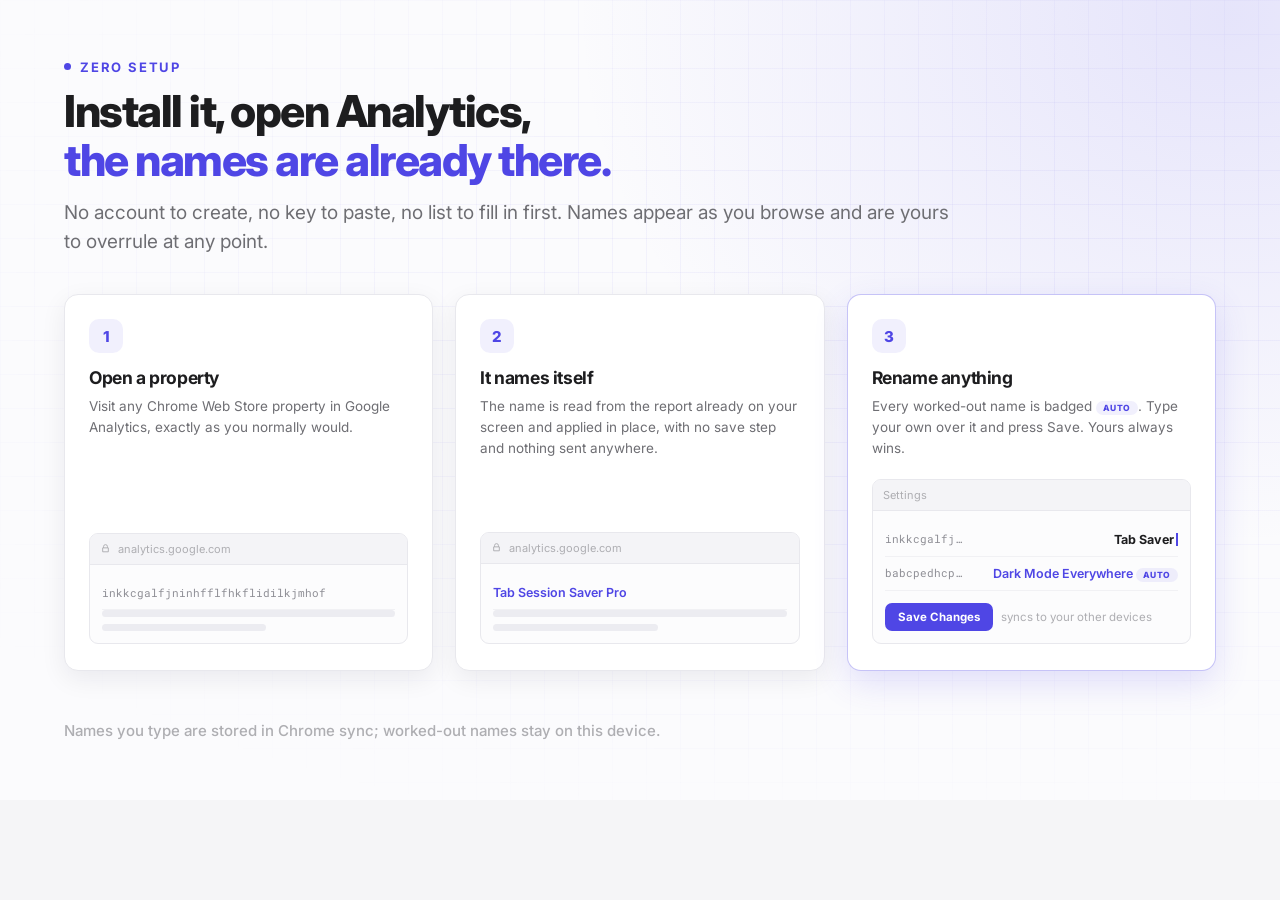
<file: store/src/shot-3.html>
<!DOCTYPE html>
<html lang="en">
<head>
<meta charset="utf-8">
<title>Screenshot 3: zero setup</title>
<link rel="preconnect" href="https://fonts.googleapis.com">
<link rel="preconnect" href="https://fonts.gstatic.com" crossorigin>
<link href="https://fonts.googleapis.com/css2?family=Inter:wght@400;500;600;700;800&family=Roboto+Mono:wght@400;500&display=swap" rel="stylesheet">
<link rel="stylesheet" href="base.css">
<link rel="stylesheet" href="shot.css">
<style>
  .steps { display: grid; grid-template-columns: repeat(3, 1fr); gap: 22px; width: 100%; align-content: start; }

  .stepcard {
    background: #fff; border: 1px solid var(--border); border-radius: 14px;
    box-shadow: 0 8px 26px rgba(16,16,40,.07); padding: 24px 24px 26px;
    display: flex; flex-direction: column;
  }
  .stepcard.final { border: 1.5px solid rgba(79,70,229,.32);
                    box-shadow: 0 12px 34px rgba(79,70,229,.16); }

  .num {
    width: 34px; height: 34px; border-radius: 10px; flex: none;
    background: var(--accent-bg); color: var(--accent);
    display: flex; align-items: center; justify-content: center;
    font-size: 15px; font-weight: 800;
  }
  .stepcard h3 { font-size: 17.5px; font-weight: 700; letter-spacing: -.4px; margin-top: 14px; }
  .stepcard p  { font-size: 13.5px; color: var(--text-2); line-height: 1.55; margin-top: 8px; }

  .visual { margin-top: auto; padding-top: 20px; }

  .fakebar {
    border: 1px solid var(--border); border-radius: 9px; overflow: hidden; background: #fcfcfd;
  }
  .fakebar .u { display: flex; align-items: center; gap: 7px; padding: 8px 10px;
                font-size: 11px; color: var(--text-3); border-bottom: 1px solid var(--border);
                background: #f4f4f7; }
  .fakebar .c { padding: 12px 12px; }

  .line { height: 7px; border-radius: 4px; background: #ececf1; }
  .line.s { width: 56%; margin-top: 7px; }

  .mrow {
    display: flex; align-items: center; justify-content: space-between; gap: 10px;
    padding: 9px 0; border-bottom: 1px solid #f1f1f4; font-size: 12.5px;
  }
  .mrow:last-child { border-bottom: none; }
  .mrow .k { font-family: var(--mono); font-size: 10.5px; color: #8e8e95; }
  .mrow .n { font-weight: 600; color: var(--accent); }

  .tag {
    font-size: 8.5px; font-weight: 800; letter-spacing: .6px; text-transform: uppercase;
    color: var(--accent); background: var(--accent-bg); border-radius: 20px; padding: 2px 7px;
  }

  .saveline { display: flex; align-items: center; gap: 8px; margin-top: 12px; }
  .btn {
    font-size: 11.5px; font-weight: 700; color: #fff; background: var(--accent);
    border-radius: 7px; padding: 7px 13px;
  }
  .hintline { font-size: 11.5px; color: var(--text-3); }

  .typed { font-weight: 700; color: var(--text); }
  .caret { display: inline-block; width: 2px; height: 13px; background: var(--accent);
           vertical-align: -2px; margin-left: 2px; }
</style>
</head>
<body>
<div class="stage">
  <div class="grid-bg"></div>

  <div class="head">
    <div class="step"><span class="dot"></span> Zero setup</div>
    <h1>Install it, open Analytics,<br><span class="hl">the names are already there.</span></h1>
    <p class="lede">
      No account to create, no key to paste, no list to fill in first. Names appear as you
      browse and are yours to overrule at any point.
    </p>
  </div>

  <div class="body">
    <div class="steps">

      <div class="stepcard">
        <div class="num">1</div>
        <h3>Open a property</h3>
        <p>Visit any Chrome Web Store property in Google Analytics, exactly as you normally would.</p>
        <div class="visual">
          <div class="fakebar">
            <div class="u">
              <svg width="11" height="11" viewBox="0 0 14 14" fill="none"><path d="M4.5 6.2V4.6a2.5 2.5 0 015 0v1.6M3.4 6.2h7.2v5H3.4z" stroke="#aeaeb2" stroke-width="1.2" stroke-linejoin="round"/></svg>
              analytics.google.com
            </div>
            <div class="c">
              <div class="mrow"><span class="k">inkkcgalfjninhfflfhkflidilkjmhof</span></div>
              <div class="line"></div>
              <div class="line s"></div>
            </div>
          </div>
        </div>
      </div>

      <div class="stepcard">
        <div class="num">2</div>
        <h3>It names itself</h3>
        <p>The name is read from the report already on your screen and applied in place, with no save step and nothing sent anywhere.</p>
        <div class="visual">
          <div class="fakebar">
            <div class="u">
              <svg width="11" height="11" viewBox="0 0 14 14" fill="none"><path d="M4.5 6.2V4.6a2.5 2.5 0 015 0v1.6M3.4 6.2h7.2v5H3.4z" stroke="#aeaeb2" stroke-width="1.2" stroke-linejoin="round"/></svg>
              analytics.google.com
            </div>
            <div class="c">
              <div class="mrow"><span class="n">Tab Session Saver Pro</span></div>
              <div class="line"></div>
              <div class="line s"></div>
            </div>
          </div>
        </div>
      </div>

      <div class="stepcard final">
        <div class="num">3</div>
        <h3>Rename anything</h3>
        <p>Every worked-out name is badged <span class="tag">auto</span>. Type your own over it and press Save. Yours always wins.</p>
        <div class="visual">
          <div class="fakebar">
            <div class="u">Settings</div>
            <div class="c">
              <div class="mrow">
                <span class="k">inkkcgalfj…</span>
                <span class="typed">Tab Saver<span class="caret"></span></span>
              </div>
              <div class="mrow">
                <span class="k">babcpedhcp…</span>
                <span class="n">Dark Mode Everywhere <span class="tag">auto</span></span>
              </div>
              <div class="saveline">
                <span class="btn">Save Changes</span>
                <span class="hintline">syncs to your other devices</span>
              </div>
            </div>
          </div>
        </div>
      </div>

    </div>
  </div>

  <div class="foot">
    Names you type are stored in Chrome sync; worked-out names stay on this device.
  </div>
</div>
</body>
</html>
</file>
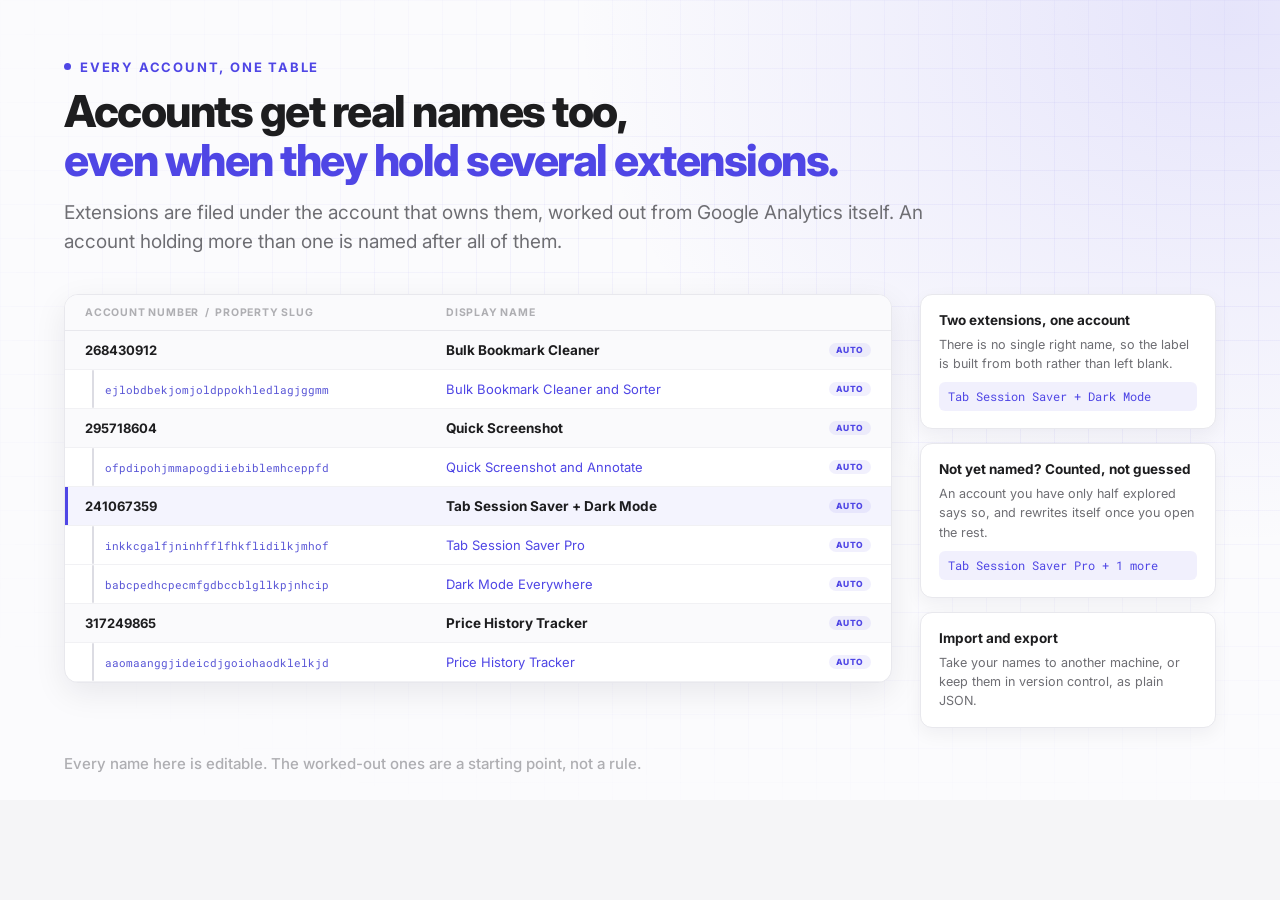
<file: store/src/shot-4.html>
<!DOCTYPE html>
<html lang="en">
<head>
<meta charset="utf-8">
<title>Screenshot 4: one table for every account</title>
<link rel="preconnect" href="https://fonts.googleapis.com">
<link rel="preconnect" href="https://fonts.gstatic.com" crossorigin>
<link href="https://fonts.googleapis.com/css2?family=Inter:wght@400;500;600;700;800&family=Roboto+Mono:wght@400;500&display=swap" rel="stylesheet">
<link rel="stylesheet" href="base.css">
<link rel="stylesheet" href="shot.css">
<style>
  .cols { display: grid; grid-template-columns: 1fr 296px; gap: 28px;
          width: 100%; align-items: start; }

  .tbl { border-radius: 14px; border: 1px solid var(--border); background: #fff;
         box-shadow: 0 10px 32px rgba(16,16,40,.08); overflow: hidden; }

  .thead {
    display: grid; grid-template-columns: 1fr 1fr 64px; gap: 14px;
    padding: 11px 20px; background: #fafafc; border-bottom: 1px solid var(--border);
    font-size: 10.5px; font-weight: 700; letter-spacing: .8px;
    text-transform: uppercase; color: var(--text-3);
  }

  .arow, .prow {
    display: grid; grid-template-columns: 1fr 1fr 64px; gap: 14px;
    align-items: center; padding: 11px 20px; border-bottom: 1px solid #f1f1f4;
  }
  .arow { background: #fafafc; }
  .arow .id   { font-size: 13px; font-weight: 700; }
  .arow .name { font-size: 13.5px; font-weight: 700; }

  .prow { position: relative; }
  .prow::before { content: ""; position: absolute; left: 27px; top: 0; bottom: 0;
                  width: 2px; border-radius: 1px; background: #dcdce3; }
  .prow .id   { font-family: var(--mono); font-size: 11px; color: #5855D6; margin-left: 20px; }
  .prow .name { font-size: 13px; color: var(--accent); }

  .auto {
    justify-self: end;
    font-size: 8.5px; font-weight: 800; letter-spacing: .6px; text-transform: uppercase;
    color: var(--accent); background: var(--accent-bg); border-radius: 20px; padding: 2px 7px;
  }

  .hl-row { background: rgba(79,70,229,.06) !important;
            box-shadow: inset 3px 0 0 var(--accent); }

  .aside { display: flex; flex-direction: column; gap: 14px; }
  .note { background: #fff; border: 1px solid var(--border); border-radius: 12px;
          padding: 17px 18px; box-shadow: 0 6px 18px rgba(16,16,40,.05); }
  .note h3 { font-size: 13.5px; font-weight: 700; }
  .note p  { font-size: 12.6px; color: var(--text-2); line-height: 1.52; margin-top: 7px; }
  .note .eg { display: block; margin-top: 9px; font-family: var(--mono); font-size: 11.5px;
              color: var(--accent); background: var(--accent-bg);
              border-radius: 6px; padding: 7px 9px; }
</style>
</head>
<body>
<div class="stage">
  <div class="grid-bg"></div>

  <div class="head">
    <div class="step"><span class="dot"></span> Every account, one table</div>
    <h1>Accounts get real names too,<br><span class="hl">even when they hold several extensions.</span></h1>
    <p class="lede">
      Extensions are filed under the account that owns them, worked out from Google Analytics
      itself. An account holding more than one is named after all of them.
    </p>
  </div>

  <div class="body">
    <div class="cols">

      <div class="tbl">
        <div class="thead">
          <span>Account number &nbsp;/&nbsp; Property slug</span>
          <span>Display name</span>
          <span></span>
        </div>

        <div class="arow">
          <span class="id">268430912</span>
          <span class="name">Bulk Bookmark Cleaner</span>
          <span class="auto">auto</span>
        </div>
        <div class="prow">
          <span class="id">ejlobdbekjomjoldppokhledlagjggmm</span>
          <span class="name">Bulk Bookmark Cleaner and Sorter</span>
          <span class="auto">auto</span>
        </div>

        <div class="arow">
          <span class="id">295718604</span>
          <span class="name">Quick Screenshot</span>
          <span class="auto">auto</span>
        </div>
        <div class="prow">
          <span class="id">ofpdipohjmmapogdiiebiblemhceppfd</span>
          <span class="name">Quick Screenshot and Annotate</span>
          <span class="auto">auto</span>
        </div>

        <div class="arow hl-row">
          <span class="id">241067359</span>
          <span class="name">Tab Session Saver + Dark Mode</span>
          <span class="auto">auto</span>
        </div>
        <div class="prow">
          <span class="id">inkkcgalfjninhfflfhkflidilkjmhof</span>
          <span class="name">Tab Session Saver Pro</span>
          <span class="auto">auto</span>
        </div>
        <div class="prow">
          <span class="id">babcpedhcpecmfgdbccblgllkpjnhcip</span>
          <span class="name">Dark Mode Everywhere</span>
          <span class="auto">auto</span>
        </div>

        <div class="arow">
          <span class="id">317249865</span>
          <span class="name">Price History Tracker</span>
          <span class="auto">auto</span>
        </div>
        <div class="prow">
          <span class="id">aaomaanggjideicdjgoiohaodklelkjd</span>
          <span class="name">Price History Tracker</span>
          <span class="auto">auto</span>
        </div>
      </div>

      <div class="aside">
        <div class="note">
          <h3>Two extensions, one account</h3>
          <p>There is no single right name, so the label is built from both rather than left blank.</p>
          <span class="eg">Tab Session Saver + Dark Mode</span>
        </div>

        <div class="note">
          <h3>Not yet named? Counted, not guessed</h3>
          <p>An account you have only half explored says so, and rewrites itself once you open the rest.</p>
          <span class="eg">Tab Session Saver Pro + 1 more</span>
        </div>

        <div class="note">
          <h3>Import and export</h3>
          <p>Take your names to another machine, or keep them in version control, as plain JSON.</p>
        </div>
      </div>

    </div>
  </div>

  <div class="foot">
    Every name here is editable. The worked-out ones are a starting point, not a rule.
  </div>
</div>
</body>
</html>
</file>
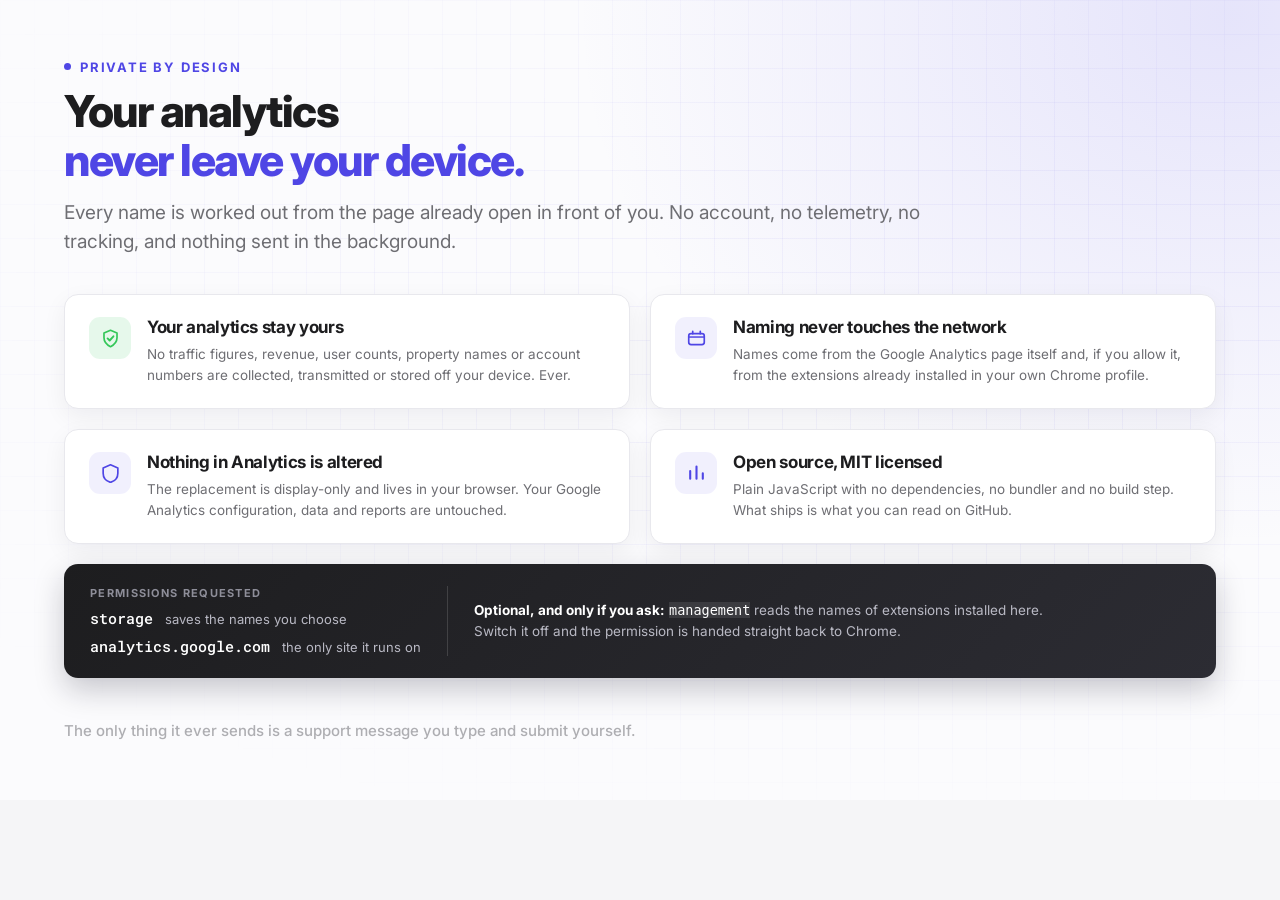
<file: store/src/shot-5.html>
<!DOCTYPE html>
<html lang="en">
<head>
<meta charset="utf-8">
<title>Screenshot 5: private by design</title>
<link rel="preconnect" href="https://fonts.googleapis.com">
<link rel="preconnect" href="https://fonts.gstatic.com" crossorigin>
<link href="https://fonts.googleapis.com/css2?family=Inter:wght@400;500;600;700;800&family=Roboto+Mono:wght@400;500&display=swap" rel="stylesheet">
<link rel="stylesheet" href="base.css">
<link rel="stylesheet" href="shot.css">
<style>
  .wrap { display: grid; grid-template-columns: repeat(2, 1fr); gap: 20px; width: 100%;
          align-content: start; }

  .fact {
    background: #fff; border: 1px solid var(--border); border-radius: 14px;
    padding: 22px 24px; box-shadow: 0 8px 24px rgba(16,16,40,.06);
    display: flex; gap: 16px; align-items: flex-start;
  }
  .fact .ic {
    width: 42px; height: 42px; flex: none; border-radius: 11px;
    display: flex; align-items: center; justify-content: center;
    background: var(--accent-bg);
  }
  .fact.green .ic { background: rgba(52,199,89,.12); }
  .fact h3 { font-size: 17px; font-weight: 700; letter-spacing: -.35px; }
  .fact p  { font-size: 13.5px; color: var(--text-2); line-height: 1.55; margin-top: 7px; }
  .fact code { font-family: var(--mono); font-size: 11.5px; background: var(--bg);
               border: 1px solid var(--border); border-radius: 4px; padding: 1px 5px; }

  .perm {
    grid-column: 1 / -1;
    background: linear-gradient(135deg, #1d1d1f, #2c2c33); color: #fff;
    border-radius: 14px; padding: 22px 26px;
    display: flex; align-items: center; gap: 26px;
    box-shadow: 0 12px 30px rgba(20,20,35,.22);
  }
  .perm .lbl { font-size: 11px; font-weight: 700; letter-spacing: 1.3px;
               text-transform: uppercase; color: #8e8e99; }
  .perm .row { display: flex; align-items: baseline; gap: 12px; margin-top: 8px; }
  .perm .k   { font-family: var(--mono); font-size: 15px; font-weight: 500; color: #fff; }
  .perm .v   { font-size: 13px; color: #b9b9c4; }
  .perm .div { width: 1px; align-self: stretch; background: rgba(255,255,255,.14); }
  .perm .none { font-size: 13.5px; color: #b9b9c4; line-height: 1.5; }
  .perm .none b { color: #fff; font-weight: 700; }
</style>
</head>
<body>
<div class="stage">
  <div class="grid-bg"></div>

  <div class="head">
    <div class="step"><span class="dot"></span> Private by design</div>
    <h1>Your analytics<br><span class="hl">never leave your device.</span></h1>
    <p class="lede">
      Every name is worked out from the page already open in front of you. No account, no
      telemetry, no tracking, and nothing sent in the background.
    </p>
  </div>

  <div class="body">
    <div class="wrap">

      <div class="fact green">
        <div class="ic">
          <svg width="21" height="21" viewBox="0 0 20 20" fill="none"><path d="M10 2.2l6.2 2.6v4.4c0 3.6-2.5 6.6-6.2 8.6-3.7-2-6.2-5-6.2-8.6V4.8L10 2.2z" stroke="#34C759" stroke-width="1.6" stroke-linejoin="round"/><path d="M7.2 9.9l2 2 3.6-4" stroke="#34C759" stroke-width="1.8" stroke-linecap="round" stroke-linejoin="round"/></svg>
        </div>
        <div>
          <h3>Your analytics stay yours</h3>
          <p>No traffic figures, revenue, user counts, property names or account numbers are collected, transmitted or stored off your device. Ever.</p>
        </div>
      </div>

      <div class="fact">
        <div class="ic">
          <svg width="21" height="21" viewBox="0 0 20 20" fill="none"><rect x="2.6" y="5.4" width="14.8" height="10.4" rx="2.2" stroke="#4F46E5" stroke-width="1.6"/><path d="M2.6 8.6h14.8" stroke="#4F46E5" stroke-width="1.4"/><path d="M6.4 5.4V3.2M13.6 5.4V3.2" stroke="#4F46E5" stroke-width="1.6" stroke-linecap="round"/></svg>
        </div>
        <div>
          <h3>Naming never touches the network</h3>
          <p>Names come from the Google Analytics page itself and, if you allow it, from the extensions already installed in your own Chrome profile.</p>
        </div>
      </div>

      <div class="fact">
        <div class="ic">
          <svg width="21" height="21" viewBox="0 0 20 20" fill="none"><path d="M10 2.6l7 3.1v5c0 4.1-2.9 7.5-7 8.7-4.1-1.2-7-4.6-7-8.7v-5l7-3.1z" stroke="#4F46E5" stroke-width="1.6" stroke-linejoin="round"/></svg>
        </div>
        <div>
          <h3>Nothing in Analytics is altered</h3>
          <p>The replacement is display-only and lives in your browser. Your Google Analytics configuration, data and reports are untouched.</p>
        </div>
      </div>

      <div class="fact">
        <div class="ic">
          <svg width="21" height="21" viewBox="0 0 20 20" fill="none"><path d="M4 16V8.6M10 16V4.4M16 16v-5.2" stroke="#4F46E5" stroke-width="2" stroke-linecap="round"/></svg>
        </div>
        <div>
          <h3>Open source, MIT licensed</h3>
          <p>Plain JavaScript with no dependencies, no bundler and no build step. What ships is what you can read on GitHub.</p>
        </div>
      </div>

      <div class="perm">
        <div>
          <div class="lbl">Permissions requested</div>
          <div class="row"><span class="k">storage</span><span class="v">saves the names you choose</span></div>
          <div class="row"><span class="k">analytics.google.com</span><span class="v">the only site it runs on</span></div>
        </div>
        <div class="div"></div>
        <div class="none">
          <b>Optional, and only if you ask:</b> <code style="background:rgba(255,255,255,.1);border-color:rgba(255,255,255,.18);color:#fff">management</code>
          reads the names of extensions installed here.<br>
          Switch it off and the permission is handed straight back to Chrome.
        </div>
      </div>

    </div>
  </div>

  <div class="foot">
    The only thing it ever sends is a support message you type and submit yourself.
  </div>
</div>
</body>
</html>
</file>
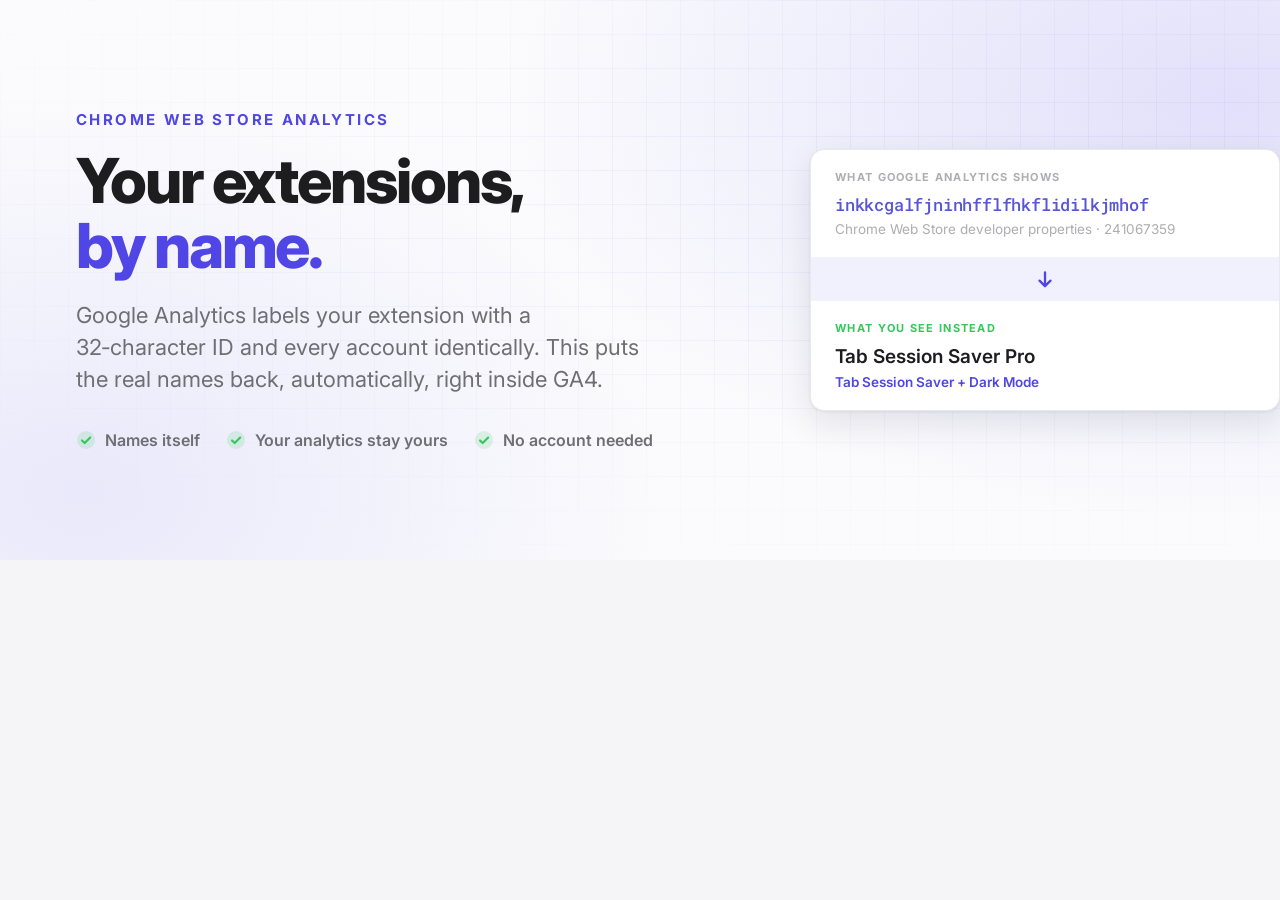
<file: store/src/tile-marquee.html>
<!DOCTYPE html>
<html lang="en">
<head>
<meta charset="utf-8">
<title>Marquee promo tile 1400x560</title>
<link rel="preconnect" href="https://fonts.googleapis.com">
<link rel="preconnect" href="https://fonts.gstatic.com" crossorigin>
<link href="https://fonts.googleapis.com/css2?family=Inter:wght@400;500;600;700;800&family=Roboto+Mono:wght@400;500&display=swap" rel="stylesheet">
<link rel="stylesheet" href="base.css">
<style>
  .stage {
    width: 1400px; height: 560px;
    display: flex; align-items: center;
    background:
      radial-gradient(90% 130% at 88% 18%, rgba(124,116,240,.20), transparent 58%),
      radial-gradient(70% 120% at 6% 88%, rgba(79,70,229,.10), transparent 60%),
      #fbfbfd;
  }

  .left  { width: 690px; padding: 0 0 0 76px; position: relative; z-index: 2; }
  .right { flex: 1; display: flex; justify-content: center; position: relative; z-index: 2; }

  h1 {
    font-size: 62px; font-weight: 800; letter-spacing: -2.1px;
    line-height: 1.04; margin: 20px 0 0;
  }
  h1 .hl { color: var(--accent); }

  .sub {
    font-size: 22px; line-height: 1.45; color: var(--text-2);
    margin-top: 22px; max-width: 580px; font-weight: 400;
  }

  .marks { display: flex; gap: 26px; margin-top: 34px; }
  .mark  { display: flex; align-items: center; gap: 9px; font-size: 16px;
           font-weight: 600; color: var(--text-2); }
  .tick  { width: 20px; height: 20px; flex: none; }

  /* ── before / after stack ── */
  .stack { width: 470px; }

  .panel { padding: 20px 24px; }
  .panel + .panel { border-top: 1px solid var(--border); }

  .ptag {
    font-size: 11px; font-weight: 700; letter-spacing: 1.3px;
    text-transform: uppercase; color: var(--text-3); margin-bottom: 10px;
  }
  .ptag.after { color: var(--success); }

  .val      { font-size: 19px; font-weight: 600; }
  .val.slug { font-size: 16.5px; font-weight: 500; }
  .acct     { font-size: 13.5px; color: var(--text-3); margin-top: 6px; }
  .acct.on  { color: var(--accent); font-weight: 600; }

  .arrow {
    display: flex; align-items: center; justify-content: center;
    height: 44px; color: var(--accent); background: var(--accent-bg);
  }
</style>
</head>
<body>
<div class="stage">
  <div class="grid-bg"></div>

  <div class="left">
    <div class="eyebrow">Chrome Web Store analytics</div>
    <h1>Your extensions,<br><span class="hl">by name.</span></h1>
    <p class="sub">
      Google Analytics labels your extension with a 32&#8209;character ID and every account
      identically. This puts the real names back, automatically, right inside GA4.
    </p>

    <div class="marks">
      <div class="mark">
        <svg class="tick" viewBox="0 0 20 20" fill="none"><circle cx="10" cy="10" r="9" fill="#34C759" opacity=".14"/><path d="M6 10.4l2.7 2.7L14.2 7.6" stroke="#34C759" stroke-width="2.1" stroke-linecap="round" stroke-linejoin="round"/></svg>
        Names itself
      </div>
      <div class="mark">
        <svg class="tick" viewBox="0 0 20 20" fill="none"><circle cx="10" cy="10" r="9" fill="#34C759" opacity=".14"/><path d="M6 10.4l2.7 2.7L14.2 7.6" stroke="#34C759" stroke-width="2.1" stroke-linecap="round" stroke-linejoin="round"/></svg>
        Your analytics stay yours
      </div>
      <div class="mark">
        <svg class="tick" viewBox="0 0 20 20" fill="none"><circle cx="10" cy="10" r="9" fill="#34C759" opacity=".14"/><path d="M6 10.4l2.7 2.7L14.2 7.6" stroke="#34C759" stroke-width="2.1" stroke-linecap="round" stroke-linejoin="round"/></svg>
        No account needed
      </div>
    </div>
  </div>

  <div class="right">
    <div class="card stack">
      <div class="panel">
        <div class="ptag">What Google Analytics shows</div>
        <div class="val slug mono">inkkcgalfjninhfflfhkflidilkjmhof</div>
        <div class="acct">Chrome Web Store developer properties &middot; 241067359</div>
      </div>

      <div class="arrow">
        <svg width="22" height="22" viewBox="0 0 20 20" fill="none">
          <path d="M10 4v12M5 11.5l5 5 5-5" stroke="currentColor" stroke-width="2.1"
                stroke-linecap="round" stroke-linejoin="round"/>
        </svg>
      </div>

      <div class="panel">
        <div class="ptag after">What you see instead</div>
        <div class="val">Tab Session Saver Pro</div>
        <div class="acct on">Tab Session Saver + Dark Mode</div>
      </div>
    </div>
  </div>
</div>
</body>
</html>
</file>
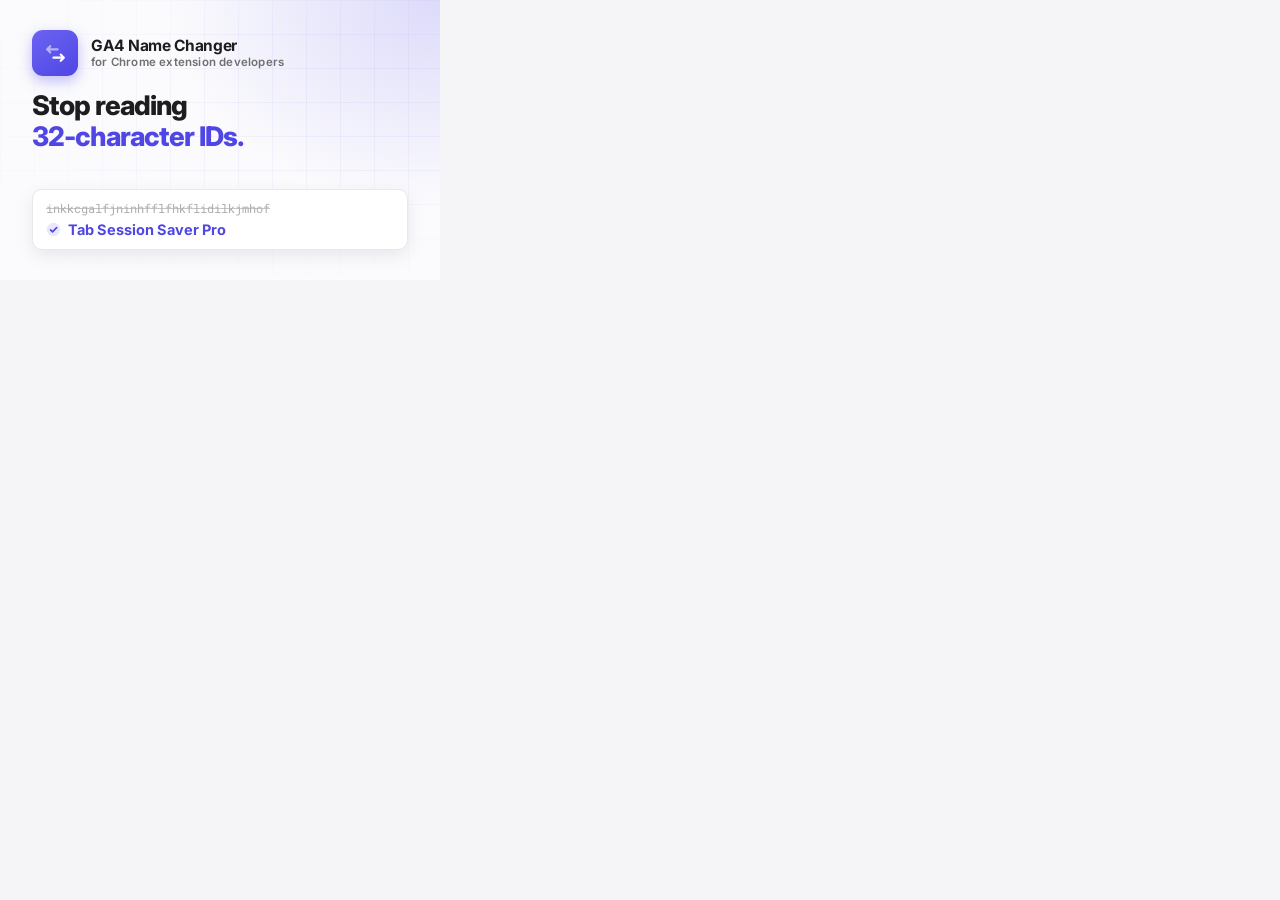
<file: store/src/tile-small.html>
<!DOCTYPE html>
<html lang="en">
<head>
<meta charset="utf-8">
<title>Small promo tile 440x280</title>
<link rel="preconnect" href="https://fonts.googleapis.com">
<link rel="preconnect" href="https://fonts.gstatic.com" crossorigin>
<link href="https://fonts.googleapis.com/css2?family=Inter:wght@400;600;700;800&family=Roboto+Mono:wght@500&display=swap" rel="stylesheet">
<link rel="stylesheet" href="base.css">
<style>
  /* Small tile: read at a glance in a crowded grid, so one idea only. */
  .stage {
    width: 440px; height: 280px;
    padding: 30px 32px;
    display: flex; flex-direction: column; justify-content: space-between;
    background:
      radial-gradient(100% 120% at 100% 0%, rgba(124,116,240,.24), transparent 62%),
      #fbfbfd;
  }

  .top { display: flex; align-items: center; gap: 13px; position: relative; z-index: 2; }

  .logo {
    width: 46px; height: 46px; flex: none; border-radius: 11px;
    background: linear-gradient(145deg, #6C63F2, #4F46E5);
    display: flex; align-items: center; justify-content: center;
    box-shadow: 0 5px 14px rgba(79,70,229,.34);
  }

  .wordmark { font-size: 15.5px; font-weight: 700; letter-spacing: -.3px; line-height: 1.22; }
  .wordmark span { display: block; font-size: 11.5px; font-weight: 600;
                   color: var(--text-2); letter-spacing: .2px; }

  h2 {
    position: relative; z-index: 2;
    font-size: 27px; font-weight: 800; letter-spacing: -1px; line-height: 1.16;
    margin-top: 14px;
  }
  h2 .hl { color: var(--accent); }

  .swap {
    position: relative; z-index: 2;
    background: #fff; border: 1px solid var(--border); border-radius: 10px;
    padding: 11px 13px; box-shadow: 0 6px 18px rgba(16,16,40,.08);
  }
  .was { font-family: var(--mono); font-size: 11.5px; color: var(--text-3);
         text-decoration: line-through; text-decoration-color: rgba(174,174,178,.7); }
  .now { display: flex; align-items: center; gap: 7px; margin-top: 5px;
         font-size: 14.5px; font-weight: 700; color: var(--accent); }
</style>
</head>
<body>
<div class="stage">
  <div class="grid-bg"></div>

  <div>
    <div class="top">
      <div class="logo">
        <svg width="25" height="25" viewBox="0 0 24 24" fill="none">
          <path d="M4 8h10M4 8l3-3M4 8l3 3" stroke="#fff" stroke-width="2.1"
                stroke-linecap="round" stroke-linejoin="round" opacity=".55"/>
          <path d="M20 16H10M20 16l-3-3M20 16l-3 3" stroke="#fff" stroke-width="2.1"
                stroke-linecap="round" stroke-linejoin="round"/>
        </svg>
      </div>
      <div class="wordmark">
        GA4 Name Changer
        <span>for Chrome extension developers</span>
      </div>
    </div>

    <h2>Stop reading<br><span class="hl">32-character IDs.</span></h2>
  </div>

  <div class="swap">
    <div class="was">inkkcgalfjninhfflfhkflidilkjmhof</div>
    <div class="now">
      <svg width="15" height="15" viewBox="0 0 20 20" fill="none">
        <circle cx="10" cy="10" r="9" fill="#4F46E5" opacity=".12"/>
        <path d="M6 10.4l2.7 2.7L14.2 7.6" stroke="#4F46E5" stroke-width="2.2"
              stroke-linecap="round" stroke-linejoin="round"/>
      </svg>
      Tab Session Saver Pro
    </div>
  </div>
</div>
</body>
</html>
</file>
<file: options/options.css>
*, *::before, *::after {
  box-sizing: border-box;
  margin: 0;
  padding: 0;
}

:root {
  --bg:           #f5f5f7;
  --card:         #ffffff;
  --border:       #e8e8ed;
  --text:         #1d1d1f;
  --text-2:       #6e6e73;
  --text-3:       #aeaeb2;
  --accent:       #4F46E5;
  --accent-hover: #4338CA;
  --accent-bg:    rgba(79, 70, 229, 0.08);
  --danger:       #FF3B30;
  --danger-bg:    rgba(255, 59, 48, 0.08);
  --success:      #34C759;
  --radius:       12px;
  --radius-sm:    8px;
  --shadow:       0 1px 3px rgba(0,0,0,0.07), 0 4px 14px rgba(0,0,0,0.06);
  --font:         -apple-system, BlinkMacSystemFont, "SF Pro Text", "Segoe UI", Roboto, sans-serif;
  --font-mono:    "SF Mono", "Fira Code", "Fira Mono", "Roboto Mono", monospace;
}

html, body {
  height: 100%;
}

body {
  font-family: var(--font);
  font-size: 14px;
  background: var(--bg);
  color: var(--text);
  line-height: 1.5;
  -webkit-font-smoothing: antialiased;
}

/* ── Layout ── */

.container {
  max-width: 1120px;
  margin: 0 auto;
  padding: 0 24px 48px;
  display: flex;
  flex-direction: column;
  min-height: 100vh;
}

/* ── Auto-naming toolbar ── */

.toolbar {
  display: flex;
  align-items: flex-start;
  justify-content: space-between;
  gap: 20px;
  background: var(--card);
  border: 1px solid var(--border);
  border-radius: var(--radius);
  box-shadow: var(--shadow);
  padding: 16px 20px;
  margin-bottom: 20px;
}

.toolbar-info {
  flex: 1;
  min-width: 0;
  display: grid;
  grid-template-columns: 1fr 1fr;
  gap: 18px 32px;
  align-items: start;
}

.switch-block { min-width: 0; }

.toolbar-hint {
  font-size: 12.5px;
  color: var(--text-2);
  margin-top: 6px;
  /* Indented to the width of the switch, so the text hangs under its own label
     rather than under the control. */
  padding-left: 48px;
  max-width: 62ch;
}

.toolbar-hint code,
.fact-list code {
  font-family: var(--font-mono);
  font-size: 11.5px;
  background: var(--bg);
  border: 1px solid var(--border);
  border-radius: 4px;
  padding: 1px 5px;
}

/* A fixed-width column of stacked buttons. Fixed, because the text beside it
   is a two-column grid: anything elastic here (a status message, a longer
   button label) squeezed those columns down to one word per line. */
.toolbar-actions {
  display: flex;
  flex-direction: column;
  align-items: stretch;
  gap: 8px;
  width: 212px;
  flex-shrink: 0;
}

.btn-action {
  display: flex;
  align-items: center;
  gap: 8px;
  width: 100%;
  font-family: var(--font);
  font-size: 13px;
  font-weight: 500;
  line-height: 1.35;
  text-align: left;
  color: var(--accent);
  background: var(--card);
  border: 1px solid var(--border);
  border-radius: var(--radius-sm);
  padding: 9px 12px;
  cursor: pointer;
  transition: background 0.15s, border-color 0.15s, color 0.15s;
}

.btn-action:hover:not([disabled]):not(.is-running) {
  background: var(--accent-bg);
  border-color: var(--accent);
}

.btn-action:focus-visible {
  outline: 2px solid var(--accent);
  outline-offset: 2px;
}

/* A running button is not dimmed: it is the thing reporting progress. */
.btn-action[disabled]:not(.is-running) {
  opacity: 0.45;
  cursor: not-allowed;
}

.btn-action-icon { flex-shrink: 0; }

/* A working button says what it is doing, in place of its label, so progress
   never needs a line of its own. */
.btn-action.is-running {
  background: var(--accent-bg);
  border-color: var(--accent);
  cursor: default;
}

.btn-action.is-running .btn-action-icon { animation: cycleSpin 1.1s linear infinite; }

.btn-stop {
  width: 100%;
  font-family: var(--font);
  font-size: 12.5px;
  font-weight: 500;
  color: var(--danger);
  background: transparent;
  border: 1px solid var(--danger);
  border-radius: var(--radius-sm);
  padding: 7px 12px;
  cursor: pointer;
  transition: background 0.15s;
}

.btn-stop:hover { background: var(--danger-bg); }

.btn-stop:focus-visible {
  outline: 2px solid var(--danger);
  outline-offset: 2px;
}

/* `hidden` alone loses to the `display` on these classes, because an author
   rule beats the user-agent one whatever its specificity. */
.btn-action[hidden],
.btn-stop[hidden],
.btn-ghost[hidden] { display: none; }

.btn-ghost[disabled] {
  opacity: 0.4;
  cursor: not-allowed;
}

.btn-ghost[disabled]:hover { background: transparent; }

@media (max-width: 860px) {
  /* One column, and drop the hanging indent so narrow text keeps its width */
  .toolbar          { flex-direction: column; }
  .toolbar-info     { grid-template-columns: 1fr; }
  .toolbar-hint     { padding-left: 0; }
  .toolbar-actions  { width: 100%; }
}

/* ── "How names are worked out" card ── */

.method-card {
  background: var(--card);
  border: 1px solid var(--border);
  border-radius: var(--radius);
  box-shadow: var(--shadow);
  margin-bottom: 20px;
  overflow: hidden;
}

.method-card > summary {
  display: flex;
  align-items: center;
  gap: 8px;
  padding: 13px 20px;
  font-size: 13.5px;
  font-weight: 600;
  color: var(--accent);
  cursor: pointer;
  list-style: none;
  user-select: none;
}

.method-card > summary::-webkit-details-marker { display: none; }
.method-card > summary::marker { content: ''; }
.method-card > summary:hover { background: var(--accent-bg); }
.method-card > summary:focus-visible {
  outline: 2px solid var(--accent);
  outline-offset: -2px;
}

.method-body {
  padding: 4px 20px 20px;
  border-top: 1px solid var(--border);
}

.method-lead {
  font-size: 13px;
  color: var(--text-2);
  margin: 14px 0 0;
}

.method-list {
  margin: 14px 0 0;
  padding-left: 20px;
}

.method-list li {
  font-size: 13px;
  color: var(--text-2);
  line-height: 1.6;
  margin-bottom: 10px;
}

.method-list strong { color: var(--text); }

.method-list code,
.method-lead code {
  font-family: var(--font-mono);
  font-size: 11.5px;
  background: var(--bg);
  border: 1px solid var(--border);
  border-radius: 4px;
  padding: 1px 5px;
}

.method-note {
  display: block;
  font-size: 12px;
  color: var(--text-3);
  margin-top: 2px;
}

.method-timing {
  display: block;
  margin: 14px 0 0;
  font-size: 12.5px;
  color: var(--text-3);
}

.method-foot {
  font-size: 12.5px;
  color: var(--text-3);
  margin: 14px 0 0;
  padding-top: 12px;
  border-top: 1px solid var(--border);
}

/* ── "auto" badge on derived rows ── */

.badge-auto {
  display: inline-block;
  font-size: 9.5px;
  font-weight: 700;
  text-transform: uppercase;
  letter-spacing: 0.5px;
  color: var(--accent);
  background: var(--accent-bg);
  border-radius: 20px;
  padding: 1px 7px;
  vertical-align: middle;
}

.mapping-row.is-auto .name-input {
  color: var(--accent);
}

/* ── Accordion affordance ──
   Every collapsible section shows a large chevron that points down when closed
   and flips up when open, so the control reads as expandable at a glance and
   also reports its current state. */

.accordion-chevron {
  margin-left: auto;
  flex-shrink: 0;
  /* Inherit the summary's own colour so the affordance reads as part of the
     control rather than as faint decoration. */
  color: currentColor;
  opacity: 0.7;
  transition: transform 0.2s ease, opacity 0.15s ease;
}

.accordion-chevron.is-small { margin-left: 0; }

details[open] > summary > .accordion-chevron {
  transform: rotate(180deg);
}

summary:hover > .accordion-chevron { opacity: 1; }

@media (prefers-reduced-motion: reduce) {
  .accordion-chevron { transition: none; }
}

/* ── Feedback form ── */

.feedback-card { margin-bottom: 20px; }

.field-grid {
  display: grid;
  grid-template-columns: repeat(2, 1fr);
  gap: 12px;
  margin-bottom: 12px;
}

.field {
  display: block;
  margin-bottom: 12px;
}

.field-label {
  display: block;
  font-size: 11px;
  font-weight: 600;
  text-transform: uppercase;
  letter-spacing: 0.5px;
  color: var(--text-2);
  margin-bottom: 5px;
}

.field-label .req,
.field-label .opt {
  text-transform: none;
  letter-spacing: 0;
  font-weight: 500;
  font-size: 10.5px;
}

.field-label .req { color: var(--danger); }
.field-label .opt { color: var(--text-3); }

/* Doubled selector on purpose. `.input` later in this file sets the `border`
   shorthand, which resets border-color to transparent; at equal specificity the
   later rule wins and these fields render as text floating on the card with no
   edges. `.input.field-input` outranks it whatever the source order. */
.input.field-input {
  border: 1px solid var(--border);
  background: var(--card);
}

.input.field-input:hover {
  border-color: var(--text-3);
}

.input.field-input:focus {
  border-color: var(--accent);
  background: var(--card);
  box-shadow: 0 0 0 3px rgba(79, 70, 229, 0.10);
}

.input.field-input.is-invalid {
  border-color: var(--danger);
  box-shadow: 0 0 0 3px rgba(255, 59, 48, 0.10);
}

.field-textarea {
  resize: vertical;
  min-height: 92px;
  font-family: var(--font);
  line-height: 1.55;
}

.diag-box {
  border: 1px solid var(--border);
  border-radius: var(--radius-sm);
  background: var(--bg);
  margin: 4px 0 14px;
}

.diag-box > summary {
  display: flex;
  align-items: center;
  gap: 8px;
  padding: 9px 12px;
  font-size: 12px;
  font-weight: 500;
  color: var(--text-2);
  cursor: pointer;
  list-style: none;
}

.diag-box > summary > span { flex: 1; }
.diag-box > summary::-webkit-details-marker { display: none; }
.diag-box > summary::marker { content: ''; }
.diag-box > summary:hover { color: var(--accent); }

.diag-pre {
  margin: 0;
  padding: 0 12px;
  font-family: var(--font-mono);
  font-size: 11px;
  line-height: 1.6;
  color: var(--text-2);
  white-space: pre-wrap;
  word-break: break-word;
}

.diag-note {
  padding: 8px 12px 12px;
  font-size: 11.5px;
  color: var(--text-3);
  margin: 0;
}

.form-actions {
  display: flex;
  align-items: center;
  justify-content: flex-end;
  gap: 14px;
}

@media (max-width: 700px) {
  .field-grid { grid-template-columns: 1fr; }
}

/* ── Switch ── */

.switch {
  display: inline-flex;
  align-items: center;
  gap: 10px;
  cursor: pointer;
  user-select: none;
}

.switch input {
  position: absolute;
  opacity: 0;
  width: 0;
  height: 0;
}

.switch-track {
  position: relative;
  width: 38px;
  height: 22px;
  border-radius: 11px;
  background: #d8d8dd;
  transition: background 0.18s ease;
  flex-shrink: 0;
}

.switch-thumb {
  position: absolute;
  top: 3px;
  left: 3px;
  width: 16px;
  height: 16px;
  border-radius: 50%;
  background: white;
  box-shadow: 0 1px 3px rgba(0,0,0,0.25);
  transition: transform 0.18s ease;
}

.switch input:checked + .switch-track            { background: var(--accent); }
.switch input:checked + .switch-track .switch-thumb { transform: translateX(16px); }
.switch input:focus-visible + .switch-track      { outline: 2px solid var(--accent); outline-offset: 2px; }

.switch-label {
  font-size: 14px;
  font-weight: 600;
  color: var(--text);
}

/* ── Row hint states ── */

/* Rows handed over from the popup, or detected on the GA4 tab */
.mapping-row.is-detected {
  background: rgba(52, 199, 89, 0.05);
  box-shadow: inset 3px 0 0 var(--success);
}

/* Display names suggested by a store lookup rather than typed by the user */
.mapping-row.is-suggested .name-input {
  color: var(--accent);
  font-style: italic;
}

/* ── Welcome modal ── */

.overlay {
  position: fixed;
  inset: 0;
  background: rgba(20, 20, 24, 0.45);
  backdrop-filter: blur(3px);
  display: flex;
  align-items: center;
  justify-content: center;
  padding: 24px;
  z-index: 100;
  animation: overlay-in 0.18s ease;
}

.overlay.is-hidden { display: none; }

@keyframes overlay-in {
  from { opacity: 0; }
  to   { opacity: 1; }
}

.modal {
  position: relative;
  background: var(--card);
  border-radius: 16px;
  box-shadow: 0 12px 48px rgba(0,0,0,0.22);
  width: 100%;
  max-width: 560px;
  max-height: 100%;
  overflow-y: auto;
  animation: modal-in 0.22s cubic-bezier(0.2, 0.8, 0.3, 1);
}

@keyframes modal-in {
  from { opacity: 0; transform: translateY(12px) scale(0.98); }
  to   { opacity: 1; transform: translateY(0) scale(1); }
}

.modal-close {
  position: absolute;
  top: 14px;
  right: 14px;
  display: flex;
  align-items: center;
  justify-content: center;
  width: 30px;
  height: 30px;
  border: none;
  background: transparent;
  border-radius: 7px;
  color: var(--text-3);
  cursor: pointer;
  transition: color 0.15s, background 0.15s;
}

.modal-close:hover { color: var(--text); background: var(--bg); }
.modal-close:focus-visible { outline: 2px solid var(--accent); outline-offset: 2px; }

.slide { padding: 32px 32px 8px; }
.slide.is-hidden { display: none; }

.slide-badge {
  display: inline-block;
  font-size: 10.5px;
  font-weight: 700;
  text-transform: uppercase;
  letter-spacing: 0.8px;
  color: var(--accent);
  background: var(--accent-bg);
  border-radius: 20px;
  padding: 4px 11px;
  margin-bottom: 14px;
}

.slide h2 {
  font-size: 22px;
  font-weight: 700;
  letter-spacing: -0.3px;
  line-height: 1.25;
  margin-bottom: 10px;
}

.slide p {
  font-size: 14px;
  color: var(--text-2);
  line-height: 1.6;
}

/* Scoped to consecutive paragraphs: the global reset zeroes margins, and until
   slide 2 no slide had two paragraphs to separate. */
.slide p + p { margin-top: 12px; }

.slide-note {
  font-size: 12.5px !important;
  color: var(--text-3) !important;
  margin-top: 14px;
}

/* Before/after preview block on slide 1 */

/* ── Onboarding slide 2: the property-cycling demo ────────────────────────────
   A looping illustration of the one thing the user has to do: open each
   property once, and watch each slug turn into a name.

   Rows share one set of keyframes and are offset with a per-row --d delay, so
   this stays three keyframe blocks rather than three per row. The reset is
   staggered like the reveal, which reads as a continuous cycle rather than as
   a glitch. Decorative: the slide says the same thing in prose, and the demo
   is aria-hidden. */

.cycle-demo {
  margin-top: 18px;
  border: 1px solid var(--border);
  border-radius: var(--radius-sm);
  background: var(--card);
  overflow: hidden;
}

.cycle-head {
  display: flex;
  align-items: center;
  gap: 7px;
  padding: 8px 12px;
  background: var(--bg);
  border-bottom: 1px solid var(--border);
  font-size: 10.5px;
  font-weight: 600;
  letter-spacing: 0.5px;
  text-transform: uppercase;
  color: var(--text-3);
}

.cycle-list { list-style: none; margin: 0; padding: 0; }

.cycle-row {
  position: relative;
  display: grid;
  align-items: center;
  min-height: 34px;
  padding: 0 12px;
  border-bottom: 1px solid var(--border);
  animation: cycleScan 4.2s ease-in-out infinite;
  animation-delay: var(--d);
}
.cycle-row:last-child { border-bottom: none; }

/* Both states occupy the same cell, so the row never changes height. */
.cycle-row .cycle-slug,
.cycle-row .cycle-name { grid-area: 1 / 1; }

.cycle-slug {
  font-family: var(--font-mono);
  font-size: 11px;
  color: var(--text-3);
  animation: cycleSlug 4.2s ease-in-out infinite;
  animation-delay: var(--d);
}

.cycle-name {
  display: flex;
  align-items: center;
  gap: 7px;
  font-size: 12.5px;
  font-weight: 600;
  color: var(--text);
  opacity: 0;
  animation: cycleName 4.2s ease-in-out infinite;
  animation-delay: var(--d);
}

.cycle-name b {
  font-size: 8.5px;
  font-weight: 700;
  letter-spacing: 0.5px;
  text-transform: uppercase;
  color: var(--accent);
  background: var(--accent-bg);
  border-radius: 20px;
  padding: 1px 6px;
}

@keyframes cycleScan {
  0%, 4%   { background: transparent; }
  10%      { background: var(--accent-bg); }
  26%, 84% { background: transparent; }
  92%      { background: var(--accent-bg); }
  100%     { background: transparent; }
}
@keyframes cycleSlug {
  0%, 6%    { opacity: 1; }
  16%, 86%  { opacity: 0; }
  96%, 100% { opacity: 1; }
}
@keyframes cycleName {
  0%, 6%    { opacity: 0; transform: translateY(3px); }
  16%, 86%  { opacity: 1; transform: none; }
  96%, 100% { opacity: 0; transform: translateY(3px); }
}

/* Motion is the whole point of this element, so when it is unwelcome the
   element still has to make sense: settle on the end state, names shown. */
@media (prefers-reduced-motion: reduce) {
  .cycle-row, .cycle-slug, .cycle-name { animation: none; }
  .cycle-slug { opacity: 0; }
  .cycle-name { opacity: 1; transform: none; }
}

@keyframes cycleSpin { to { transform: rotate(360deg); } }

@media (prefers-reduced-motion: reduce) {
  .btn-action.is-running .btn-action-icon { animation: none; }
}

/* ── Toasts ── */

/* Results of a run: the corner, out of the way of everything, fading by
   themselves. A result can be two lines long and still move nothing. */
.toast-host {
  position: fixed;
  right: 20px;
  bottom: 20px;
  z-index: 60;
  display: flex;
  flex-direction: column;
  gap: 8px;
  max-width: min(400px, calc(100vw - 40px));
  pointer-events: none;
}

.toast {
  background: var(--text);
  color: #fff;
  font-size: 12.5px;
  line-height: 1.45;
  border-radius: var(--radius-sm);
  border-left: 3px solid var(--text-3);
  padding: 10px 14px;
  box-shadow: 0 10px 30px rgba(0, 0, 0, 0.22);
  opacity: 1;
  transform: translateY(0);
  transition: opacity 0.3s, transform 0.3s;
  animation: toast-in 0.2s ease-out;
}

.toast.is-success { border-left-color: var(--success); }
.toast.is-error   { border-left-color: var(--danger); }

.toast.is-out {
  opacity: 0;
  transform: translateY(6px);
}

@keyframes toast-in {
  from { opacity: 0; transform: translateY(8px); }
}

@media (prefers-reduced-motion: reduce) {
  .toast { animation: none; }
}

.preview {
  background: var(--bg);
  border: 1px solid var(--border);
  border-radius: var(--radius-sm);
  padding: 16px;
  margin-top: 18px;
  text-align: center;
}

.preview-row {
  display: flex;
  align-items: center;
  justify-content: center;
  gap: 10px;
  flex-wrap: wrap;
}

.preview-tag {
  font-size: 10px;
  font-weight: 700;
  text-transform: uppercase;
  letter-spacing: 0.6px;
  color: var(--text-3);
  background: var(--card);
  border: 1px solid var(--border);
  border-radius: 20px;
  padding: 2px 9px;
}

.preview-tag.is-after {
  color: var(--success);
  border-color: rgba(52, 199, 89, 0.35);
  background: rgba(52, 199, 89, 0.08);
}

.preview-slug {
  font-family: var(--font-mono);
  font-size: 12px;
  color: var(--text-3);
  word-break: break-all;
}

.preview-name {
  font-size: 15px;
  font-weight: 700;
  color: var(--text);
}

.preview-arrow {
  color: var(--text-3);
  margin: 8px 0;
  line-height: 0;
}

/* Fact list on slide 2 */

.fact-list {
  list-style: none;
  padding: 0;
  margin: 18px 0 0;
}

.fact-list li {
  position: relative;
  font-size: 13.5px;
  color: var(--text-2);
  line-height: 1.55;
  padding-left: 22px;
  margin-bottom: 7px;
}

.fact-list li::before {
  content: "";
  position: absolute;
  left: 6px;
  top: 9px;
  width: 5px;
  height: 5px;
  border-radius: 50%;
  background: var(--accent);
  opacity: 0.5;
}

.slide-actions {
  display: flex;
  align-items: center;
  gap: 10px;
  margin-top: 22px;
  flex-wrap: wrap;
}

.modal-footer {
  display: flex;
  align-items: center;
  justify-content: space-between;
  gap: 12px;
  padding: 18px 32px 24px;
}

.dots { display: flex; gap: 7px; }

.dot {
  width: 7px;
  height: 7px;
  border-radius: 50%;
  background: var(--border);
  transition: background 0.18s, width 0.18s;
}

.dot.is-active {
  width: 20px;
  border-radius: 4px;
  background: var(--accent);
}

.modal-nav {
  display: flex;
  align-items: center;
  gap: 8px;
}

.modal-nav .is-hidden,
.slide-actions .is-hidden { display: none; }

/* ── Header ── */

header {
  padding: 40px 0 28px;
  border-bottom: 1px solid var(--border);
  margin-bottom: 28px;
}

.header-content {
  display: flex;
  align-items: center;
  gap: 16px;
}

.logo {
  width: 48px;
  height: 48px;
  flex-shrink: 0;
  border-radius: 11px;
}

h1 {
  font-size: 22px;
  font-weight: 700;
  letter-spacing: -0.3px;
  color: var(--text);
  line-height: 1.25;
  /* The full product name is long; keep it readable rather than shrinking it
     further on narrow windows. */
  text-wrap: balance;
}

.subtitle {
  font-size: 13px;
  color: var(--text-2);
  margin-top: 4px;
}

/* ── Card ── */

main {
  /* Deliberately not flex:1. The page holds one table now, so growing main to
     fill the viewport opened a large blank band above the feedback card on a
     short list. Everything stacks from the top instead. */
  flex: 0 0 auto;
  margin-bottom: 20px;
}

.card {
  background: var(--card);
  border-radius: var(--radius);
  box-shadow: var(--shadow);
  overflow: hidden;
  border: 1px solid var(--border);
}

.card-header {
  display: grid;
  grid-template-columns: 1fr 1fr 116px;
  gap: 12px;
  padding: 10px 16px;
  background: var(--bg);
  border-bottom: 1px solid var(--border);
}

.col-label {
  font-size: 11px;
  font-weight: 600;
  text-transform: uppercase;
  letter-spacing: 0.7px;
  color: var(--text-2);
}

/* ── Mapping rows ── */

.mapping-row {
  display: grid;
  grid-template-columns: 1fr 1fr 116px;
  gap: 12px;
  padding: 8px 16px;
  align-items: center;
  border-bottom: 1px solid var(--border);
  transition: background 0.12s ease;
}

.mapping-row:last-child {
  border-bottom: none;
}

.mapping-row:focus-within {
  background: rgba(79, 70, 229, 0.02);
}

/* ── Inputs ── */

.input {
  font-family: var(--font);
  font-size: 13px;
  color: var(--text);
  background: transparent;
  border: 1.5px solid transparent;
  border-radius: var(--radius-sm);
  padding: 6px 10px;
  width: 100%;
  transition: border-color 0.15s, background 0.15s, box-shadow 0.15s;
  outline: none;
  appearance: none;
}

.input::placeholder {
  color: var(--text-3);
}

.input:hover {
  border-color: var(--border);
}

.input:focus {
  border-color: var(--accent);
  background: white;
  box-shadow: 0 0 0 3px rgba(79, 70, 229, 0.10);
}

.slug-input {
  font-family: var(--font-mono);
  font-size: 11.5px;
  color: #5855D6;
  letter-spacing: 0.2px;
}

/* ── Delete button ── */

.delete-btn {
  display: flex;
  align-items: center;
  justify-content: center;
  width: 32px;
  height: 32px;
  border: none;
  background: transparent;
  border-radius: 6px;
  cursor: pointer;
  color: var(--text-3);
  transition: color 0.15s, background 0.15s, opacity 0.15s;
  flex-shrink: 0;
  opacity: 0;
}

.mapping-row:hover .delete-btn,
.mapping-row:focus-within .delete-btn {
  opacity: 1;
}

.delete-btn:hover {
  color: var(--danger);
  background: var(--danger-bg);
}

.delete-btn:focus-visible {
  outline: 2px solid var(--accent);
  outline-offset: 2px;
  opacity: 1;
}

/* ── Row actions cell ── */

.row-actions {
  display: grid;
  grid-template-columns: 1fr 32px 32px;
  align-items: center;
  gap: 2px;
}

.badge-auto              { grid-column: 1; justify-self: end; }
.listing-btn,
.add-prop-btn            { grid-column: 2; }
.delete-btn              { grid-column: 3; }

.listing-btn {
  display: flex;
  align-items: center;
  justify-content: center;
  width: 32px;
  height: 32px;
  border: none;
  background: transparent;
  border-radius: 6px;
  cursor: pointer;
  color: var(--accent);
  transition: background 0.15s;
  flex-shrink: 0;
}

.listing-btn:hover { background: var(--accent-bg); }
.listing-btn:focus-visible {
  outline: 2px solid var(--accent);
  outline-offset: 2px;
}
.listing-btn.is-hidden { display: none; }

/* A row with a visible listing link could not be resolved locally */
.mapping-row:has(.listing-btn:not(.is-hidden)) {
  box-shadow: inset 3px 0 0 rgba(79, 70, 229, 0.45);
}

/* ── Account groups ──
   One table, not two. Each account is a group head and the properties it holds
   are nested beneath it, sharing the same two columns, so an account number
   lines up with the property slugs and an account name with the property names.
   The nesting is shown with a rail and a small offset on the slug input alone,
   which keeps the second column in exact alignment across both row kinds. */

.account-group {
  border-bottom: 1px solid var(--border);
}

.account-group:last-child {
  border-bottom: none;
}

.account-row {
  background: var(--bg);
  border-bottom: 1px solid var(--border);
}

.account-row .slug-input {
  font-family: var(--font);
  font-size: 12.5px;
  font-weight: 600;
  color: var(--text);
  letter-spacing: 0.2px;
}

.account-row .name-input {
  font-weight: 600;
}

/* Why this row is blank, said where the blank is */
.account-row.is-shared .name-input::placeholder {
  color: var(--text-3);
  font-style: italic;
  font-weight: 500;
}

/* Nesting rail. Offsetting the input by margin rather than padding the row
   keeps every grid track in the same place on both row kinds. */
.property-row {
  position: relative;
}

.property-row::before {
  content: "";
  position: absolute;
  left: 22px;
  top: 0;
  bottom: 0;
  width: 2px;
  border-radius: 1px;
  background: var(--border-strong, #d8d8de);
}

.property-row .slug-input {
  margin-left: 16px;
  width: auto;
}

/* Properties with no account yet are not nested under anything */
.account-group.is-ungrouped .property-row::before {
  display: none;
}

.account-group.is-ungrouped .property-row .slug-input {
  margin-left: 0;
  width: 100%;
}

.group-props .property-row:last-child {
  border-bottom: none;
}

.group-props:empty::after {
  content: "No properties under this account yet.";
  display: block;
  padding: 11px 16px 11px 38px;
  font-size: 12.5px;
  color: var(--text-3);
}

/* Head of the catch-all group: nothing here is nameable, so it is a label */
.group-head-plain {
  display: flex;
  flex-direction: column;
  gap: 2px;
  padding: 10px 16px;
  background: var(--bg);
  border-bottom: 1px solid var(--border);
}

.group-head-label {
  font-size: 11px;
  font-weight: 600;
  text-transform: uppercase;
  letter-spacing: 0.7px;
  color: var(--text-2);
}

.group-head-note {
  font-size: 12px;
  color: var(--text-3);
}

/* Add-a-property button on an account row. Deliberately not .listing-btn: that
   class doubles as the "could not be resolved" marker on property rows. */
.add-prop-btn {
  display: flex;
  align-items: center;
  justify-content: center;
  width: 32px;
  height: 32px;
  border: none;
  background: transparent;
  border-radius: 6px;
  cursor: pointer;
  color: var(--text-3);
  transition: color 0.15s, background 0.15s;
  flex-shrink: 0;
}

.add-prop-btn:hover {
  color: var(--accent);
  background: var(--accent-bg);
}

.add-prop-btn:focus-visible {
  outline: 2px solid var(--accent);
  outline-offset: 2px;
}

/* ── Empty state ── */

.empty-state {
  padding: 52px 24px;
  text-align: center;
  color: var(--text-2);
}

.empty-icon {
  width: 40px;
  height: 40px;
  margin: 0 auto 16px;
  color: var(--text-3);
}

.empty-state h2 {
  font-size: 15px;
  font-weight: 600;
  color: var(--text-2);
  margin-bottom: 6px;
}

.empty-state p {
  font-size: 13px;
  color: var(--text-3);
}

/* ── Card footer (Add button) ── */

.card-footer {
  display: flex;
  align-items: center;
  gap: 6px;
  padding: 10px 16px;
  border-top: 1px solid var(--border);
  background: var(--bg);
}

/* ── Buttons ── */

.btn-primary {
  font-family: var(--font);
  font-size: 13px;
  font-weight: 600;
  color: white;
  background: var(--accent);
  border: none;
  border-radius: var(--radius-sm);
  padding: 9px 22px;
  cursor: pointer;
  transition: background 0.15s, transform 0.08s;
  letter-spacing: 0.1px;
  white-space: nowrap;
}

.btn-primary:hover {
  background: var(--accent-hover);
}

.btn-primary:active {
  transform: scale(0.97);
}

.btn-primary:focus-visible {
  outline: 2px solid var(--accent);
  outline-offset: 3px;
}

.btn-ghost {
  display: inline-flex;
  align-items: center;
  gap: 6px;
  font-family: var(--font);
  font-size: 13px;
  font-weight: 500;
  color: var(--accent);
  background: transparent;
  border: none;
  border-radius: var(--radius-sm);
  padding: 7px 10px;
  cursor: pointer;
  transition: background 0.15s;
}

.btn-ghost:hover {
  background: var(--accent-bg);
}

.btn-ghost:focus-visible {
  outline: 2px solid var(--accent);
  outline-offset: 2px;
}

.btn-text {
  font-family: var(--font);
  font-size: 13px;
  font-weight: 400;
  color: var(--text-2);
  background: transparent;
  border: none;
  border-radius: var(--radius-sm);
  padding: 6px 8px;
  cursor: pointer;
  transition: color 0.15s, background 0.15s;
}

.btn-text:hover {
  color: var(--accent);
  background: var(--accent-bg);
}

.btn-text:focus-visible {
  outline: 2px solid var(--accent);
  outline-offset: 2px;
}

/* ── Footer ── */

footer {
  display: flex;
  align-items: center;
  justify-content: space-between;
  padding: 20px 0 0;
  gap: 12px;
}

.footer-left {
  display: flex;
  align-items: center;
  gap: 4px;
}

.footer-right {
  display: flex;
  align-items: center;
  gap: 16px;
}

/* Says what the beforeunload dialog would say, before the user is halfway out
   of the page. The dialog is the last line of defence, and Chrome will not let
   us show it in a tab the user has not touched. */
.dirty-flag {
  font-size: 12.5px;
  font-weight: 500;
  color: var(--danger);
  background: var(--danger-bg);
  border-radius: 100px;
  padding: 4px 11px;
  white-space: nowrap;
}

.dirty-flag[hidden] { display: none; }

.table-bar {
  display: flex;
  align-items: center;
  justify-content: flex-end;
  gap: 12px;
  margin-bottom: 10px;
}

/* ── Status message ── */

.status-msg {
  font-size: 13px;
  color: var(--text-3);
  min-width: 0;
  transition: opacity 0.25s;
}

.status-msg.is-success {
  color: var(--success);
}

.status-msg.is-error {
  color: var(--danger);
}

/* ── Transition: row enter animation ── */

@keyframes row-in {
  from {
    opacity: 0;
    transform: translateY(-4px);
  }
  to {
    opacity: 1;
    transform: translateY(0);
  }
}

.mapping-row.is-new {
  animation: row-in 0.18s ease forwards;
}

/* ── Support link (footer anchor styled as btn-text) ── */

a.support-link {
  display: inline-flex;
  align-items: center;
  text-decoration: none;
  color: var(--text-2);
}

a.support-link:hover {
  color: var(--accent);
}

/* ── Responsive (narrow windows) ── */

@media (max-width: 800px) {
  .toolbar {
    flex-direction: column;
    align-items: stretch;
    gap: 14px;
  }

  .toolbar-actions { justify-content: flex-end; }
}

@media (max-width: 480px) {
  .container { padding: 0 16px 40px; }

  .overlay      { padding: 12px; }
  .slide        { padding: 26px 20px 8px; }
  .modal-footer { padding: 16px 20px 20px; }
  .slide h2     { font-size: 19px; }

  header { padding: 28px 0 20px; }
  h1 { font-size: 22px; }

  .card-header,
  .mapping-row {
    grid-template-columns: 1fr 1fr 104px;
    gap: 8px;
    padding: 8px 12px;
  }

  footer {
    flex-direction: column;
    align-items: stretch;
  }

  .footer-right {
    justify-content: space-between;
  }
}
</file>
<file: popup/popup.css>
*, *::before, *::after {
  box-sizing: border-box;
  margin: 0;
  padding: 0;
}

:root {
  --bg:           #f5f5f7;
  --card:         #ffffff;
  --border:       #e8e8ed;
  --text:         #1d1d1f;
  --text-2:       #6e6e73;
  --text-3:       #aeaeb2;
  --accent:       #4F46E5;
  --accent-hover: #4338CA;
  --accent-bg:    rgba(79, 70, 229, 0.08);
  --danger:       #FF3B30;
  --danger-bg:    rgba(255, 59, 48, 0.08);
  --success:      #34C759;
  --success-bg:   rgba(52, 199, 89, 0.09);
  --radius-sm:    7px;
  --font:         -apple-system, BlinkMacSystemFont, "SF Pro Text", "Segoe UI", Roboto, sans-serif;
  --font-mono:    "SF Mono", "Fira Code", "Fira Mono", "Roboto Mono", monospace;
}

html, body {
  width: 460px;
  overflow: hidden;
  font-family: var(--font);
  font-size: 13px;
  background: var(--card);
  color: var(--text);
  line-height: 1.5;
  -webkit-font-smoothing: antialiased;
}

/* ── Popup wrapper ── */

.popup-wrap {
  display: flex;
  flex-direction: column;
  max-height: 580px;
  overflow: hidden;
  background: var(--card);
}

/* ── Header ── */

.popup-header {
  display: flex;
  align-items: center;
  justify-content: space-between;
  padding: 12px 14px;
  border-bottom: 1px solid var(--border);
  background: var(--card);
  flex-shrink: 0;
}

.header-brand {
  display: flex;
  align-items: center;
  gap: 10px;
}

.brand-logo {
  width: 32px;
  height: 32px;
  border-radius: 7px;
  flex-shrink: 0;
}

.brand-info {
  display: flex;
  flex-direction: column;
  gap: 1px;
}

.brand-name {
  font-size: 13px;
  font-weight: 700;
  color: var(--text);
  letter-spacing: -0.2px;
}

.brand-sub {
  font-size: 11px;
  color: var(--text-3);
}

.header-actions {
  display: flex;
  align-items: center;
  gap: 6px;
}

.btn-icon-text {
  display: inline-flex;
  align-items: center;
  gap: 5px;
  font-family: var(--font);
  font-size: 11.5px;
  font-weight: 500;
  color: var(--text-2);
  background: transparent;
  border: 1px solid var(--border);
  border-radius: var(--radius-sm);
  padding: 5px 9px;
  cursor: pointer;
  transition: color 0.15s, border-color 0.15s, background 0.15s;
  white-space: nowrap;
}

.btn-icon-text:hover {
  color: var(--accent);
  border-color: rgba(79, 70, 229, 0.35);
  background: var(--accent-bg);
}

.btn-icon-text:focus-visible {
  outline: 2px solid var(--accent);
  outline-offset: 2px;
}

.btn-close {
  display: flex;
  align-items: center;
  justify-content: center;
  width: 28px;
  height: 28px;
  border: none;
  background: transparent;
  border-radius: 6px;
  cursor: pointer;
  color: var(--text-3);
  transition: color 0.15s, background 0.15s;
  flex-shrink: 0;
}

.btn-close:hover {
  color: var(--danger);
  background: var(--danger-bg);
}

.btn-close:focus-visible {
  outline: 2px solid var(--accent);
  outline-offset: 2px;
}

/* ── Detection banner ── */

.detection-banner {
  display: flex;
  align-items: center;
  gap: 7px;
  padding: 7px 14px;
  font-size: 12px;
  font-weight: 500;
  background: var(--success-bg);
  color: #1a7a34;
  border-bottom: 1px solid rgba(52, 199, 89, 0.2);
  flex-shrink: 0;
}

.detection-banner.is-cached {
  background: var(--accent-bg);
  color: var(--accent);
  border-bottom-color: rgba(79, 70, 229, 0.15);
}

.detection-banner.is-hidden {
  display: none;
}

/* ── Auto-naming strip ── */

.autoname-bar {
  display: flex;
  align-items: center;
  gap: 7px;
  padding: 7px 14px;
  font-size: 11.5px;
  font-weight: 500;
  border-bottom: 1px solid var(--border);
  flex-shrink: 0;
}

.autoname-bar .autoname-svg { flex-shrink: 0; }
.autoname-bar span          { flex: 1; min-width: 0; }

.autoname-bar.is-offer {
  background: var(--accent-bg);
  color: var(--accent);
  border-bottom-color: rgba(79, 70, 229, 0.15);
}

.autoname-bar.is-working,
.autoname-bar.is-info {
  background: var(--bg);
  color: var(--text-2);
}

.autoname-bar.is-done {
  background: var(--success-bg);
  color: #1a7a34;
  border-bottom-color: rgba(52, 199, 89, 0.2);
}

.autoname-bar.is-hidden { display: none; }

/* The popup gets no beforeunload at all, so this is the only warning there can
   be: closing it with the X, Escape or a click outside discards silently. */
.dirty-flag {
  font-size: 11px;
  font-weight: 600;
  color: var(--danger);
  background: var(--danger-bg);
  border-radius: 100px;
  padding: 3px 9px;
  white-space: nowrap;
}

.dirty-flag[hidden] { display: none; }

/* ── Naming actions ── */

/* Two buttons on one row: the popup is 460px wide, so a column would cost more
   height than the rows they exist to fill. Either may be hidden on its own. */
.popup-actions {
  display: flex;
  gap: 8px;
  padding: 9px 14px;
  border-bottom: 1px solid var(--border);
  flex-shrink: 0;
}

.popup-actions.is-hidden { display: none; }

.btn-action-sm {
  display: flex;
  align-items: center;
  justify-content: center;
  gap: 6px;
  flex: 1;
  min-width: 0;
  font-family: var(--font);
  font-size: 11.5px;
  font-weight: 500;
  color: var(--accent);
  background: var(--card);
  border: 1px solid var(--border);
  border-radius: var(--radius-sm);
  padding: 7px 10px;
  cursor: pointer;
  transition: background 0.15s, border-color 0.15s;
}

.btn-action-sm:hover:not([disabled]):not(.is-running) {
  background: var(--accent-bg);
  border-color: var(--accent);
}

.btn-action-sm:focus-visible {
  outline: 2px solid var(--accent);
  outline-offset: 2px;
}

/* A running button is not dimmed: it is the thing reporting progress. */
.btn-action-sm[disabled]:not(.is-running) {
  opacity: 0.45;
  cursor: not-allowed;
}

.btn-action-sm.is-running {
  background: var(--accent-bg);
  border-color: var(--accent);
  cursor: default;
}

.btn-action-sm .btn-action-icon { flex-shrink: 0; }
.btn-action-sm.is-running .btn-action-icon { animation: popupSpin 1.1s linear infinite; }
.btn-action-sm.is-hidden { display: none; }

@keyframes popupSpin { to { transform: rotate(360deg); } }

@media (prefers-reduced-motion: reduce) {
  .btn-action-sm.is-running .btn-action-icon { animation: none; }
}

.btn-inline {
  font-family: var(--font);
  font-size: 11px;
  font-weight: 600;
  color: white;
  background: var(--accent);
  border: none;
  border-radius: 5px;
  padding: 4px 9px;
  cursor: pointer;
  flex-shrink: 0;
  transition: background 0.15s;
}

.btn-inline:hover { background: var(--accent-hover); }
.btn-inline:focus-visible {
  outline: 2px solid var(--accent);
  outline-offset: 2px;
}
.btn-inline.is-hidden { display: none; }

/* Rows whose display name came from a store lookup, not from the user */
.mapping-row.is-suggested .name-input {
  color: var(--accent);
  font-style: italic;
}

/* ── Scrollable body ── */

.popup-body {
  flex: 1;
  overflow-y: auto;
  overflow-x: hidden;
}

/* ── Sections ── */

.popup-section {
  border-bottom: 1px solid var(--border);
}

.popup-section:last-child {
  border-bottom: none;
}

.section-head {
  display: flex;
  align-items: center;
  justify-content: space-between;
  padding: 8px 14px 6px;
  background: var(--bg);
  border-bottom: 1px solid var(--border);
}

.section-title {
  font-size: 10.5px;
  font-weight: 600;
  text-transform: uppercase;
  letter-spacing: 0.6px;
  color: var(--text-2);
}

.btn-add {
  display: inline-flex;
  align-items: center;
  gap: 4px;
  font-family: var(--font);
  font-size: 11px;
  font-weight: 500;
  color: var(--accent);
  background: transparent;
  border: none;
  border-radius: 5px;
  padding: 3px 7px;
  cursor: pointer;
  transition: background 0.15s;
}

.btn-add:hover {
  background: var(--accent-bg);
}

.btn-add:focus-visible {
  outline: 2px solid var(--accent);
  outline-offset: 2px;
}

.col-labels {
  display: grid;
  grid-template-columns: 1fr 1fr;
  gap: 8px;
  padding: 5px 14px 4px;
  border-bottom: 1px solid var(--border);
}

.col-labels span {
  font-size: 10px;
  font-weight: 600;
  text-transform: uppercase;
  letter-spacing: 0.5px;
  color: var(--text-3);
}

/* ── Mapping rows ── */

.mapping-row {
  display: grid;
  grid-template-columns: 1fr 1fr 56px;
  gap: 8px;
  padding: 7px 14px;
  align-items: center;
  border-bottom: 1px solid var(--border);
  transition: background 0.12s;
}

.mapping-row:last-child {
  border-bottom: none;
}

.mapping-row:focus-within {
  background: rgba(79, 70, 229, 0.02);
}

/* Detected rows: green left accent strip via inset box-shadow (no layout shift) */
.mapping-row.is-detected {
  background: rgba(52, 199, 89, 0.05);
  box-shadow: inset 3px 0 0 var(--success);
}

/* ── Inputs ── */

.input {
  font-family: var(--font);
  font-size: 12px;
  color: var(--text);
  background: transparent;
  border: 1.5px solid transparent;
  border-radius: 6px;
  padding: 5px 8px;
  width: 100%;
  transition: border-color 0.15s, background 0.15s, box-shadow 0.15s;
  outline: none;
  appearance: none;
}

.input::placeholder {
  color: var(--text-3);
}

.input:hover {
  border-color: var(--border);
}

.input:focus {
  border-color: var(--accent);
  background: white;
  box-shadow: 0 0 0 2.5px rgba(79, 70, 229, 0.10);
}

.slug-input {
  font-family: var(--font-mono);
  font-size: 10.5px;
  color: #5855D6;
  letter-spacing: 0.1px;
}

/* ── Delete button ── */

.delete-btn {
  display: flex;
  align-items: center;
  justify-content: center;
  width: 26px;
  height: 26px;
  border: none;
  background: transparent;
  border-radius: 5px;
  cursor: pointer;
  color: var(--text-3);
  transition: color 0.15s, background 0.15s, opacity 0.15s;
  flex-shrink: 0;
  opacity: 0;
}

.mapping-row:hover .delete-btn,
.mapping-row:focus-within .delete-btn {
  opacity: 1;
}

.delete-btn:hover {
  color: var(--danger);
  background: var(--danger-bg);
}

.delete-btn:focus-visible {
  outline: 2px solid var(--accent);
  outline-offset: 2px;
  opacity: 1;
}

/* ── "auto" badge on derived rows ── */

.badge-auto {
  display: inline-block;
  font-size: 8.5px;
  font-weight: 700;
  text-transform: uppercase;
  letter-spacing: 0.4px;
  color: var(--accent);
  background: var(--accent-bg);
  border-radius: 20px;
  padding: 1px 5px;
  flex-shrink: 0;
}

.mapping-row.is-auto .name-input { color: var(--accent); }

/* ── Row actions cell ── */

.row-actions {
  display: flex;
  align-items: center;
  justify-content: flex-end;
  gap: 1px;
}

.listing-btn {
  display: flex;
  align-items: center;
  justify-content: center;
  width: 26px;
  height: 26px;
  border: none;
  background: transparent;
  border-radius: 5px;
  cursor: pointer;
  color: var(--accent);
  transition: background 0.15s;
  flex-shrink: 0;
}

.listing-btn:hover { background: var(--accent-bg); }
.listing-btn:focus-visible {
  outline: 2px solid var(--accent);
  outline-offset: 2px;
}
.listing-btn.is-hidden { display: none; }

/* A row with a visible listing link could not be resolved locally */
.mapping-row:has(.listing-btn:not(.is-hidden)) {
  box-shadow: inset 3px 0 0 rgba(79, 70, 229, 0.45);
}

/* ── Empty state ── */

.empty-state {
  padding: 28px 16px;
  text-align: center;
  color: var(--text-2);
}

.empty-icon {
  width: 32px;
  height: 32px;
  margin: 0 auto 10px;
  color: var(--text-3);
}

.empty-state h2 {
  font-size: 13px;
  font-weight: 600;
  color: var(--text-2);
  margin-bottom: 4px;
}

.empty-state p {
  font-size: 12px;
  color: var(--text-3);
}

/* ── Footer ── */

.popup-footer {
  display: flex;
  align-items: center;
  justify-content: space-between;
  padding: 10px 14px;
  border-top: 1px solid var(--border);
  background: var(--bg);
  flex-shrink: 0;
  gap: 8px;
}

.footer-left {
  display: flex;
  align-items: center;
  gap: 2px;
}

.footer-right {
  display: flex;
  align-items: center;
  gap: 10px;
}

/* ── Buttons ── */

.btn-primary {
  font-family: var(--font);
  font-size: 12px;
  font-weight: 600;
  color: white;
  background: var(--accent);
  border: none;
  border-radius: 6px;
  padding: 7px 16px;
  cursor: pointer;
  transition: background 0.15s, transform 0.08s;
  white-space: nowrap;
}

.btn-primary:hover  { background: var(--accent-hover); }
.btn-primary:active { transform: scale(0.97); }
.btn-primary:focus-visible {
  outline: 2px solid var(--accent);
  outline-offset: 3px;
}

.btn-text {
  font-family: var(--font);
  font-size: 12px;
  color: var(--text-2);
  background: transparent;
  border: none;
  border-radius: 5px;
  padding: 5px 7px;
  cursor: pointer;
  transition: color 0.15s, background 0.15s;
}

.btn-text:hover {
  color: var(--accent);
  background: var(--accent-bg);
}

.btn-text:focus-visible {
  outline: 2px solid var(--accent);
  outline-offset: 2px;
}

/* ── Status message ── */

.status-msg {
  font-size: 12px;
  color: var(--text-3);
  transition: opacity 0.25s;
}

.status-msg.is-success { color: var(--success); }
.status-msg.is-error   { color: var(--danger); }

/* ── Slug overflow note ── */

.overflow-note {
  padding: 7px 14px;
  font-size: 11px;
  font-weight: 500;
  color: var(--accent);
  background: var(--accent-bg);
  text-align: center;
  border-top: 1px solid rgba(79, 70, 229, 0.12);
  cursor: default;
}

.overflow-note.is-hidden {
  display: none;
}

/* ── Account label health warning ── */

.label-warning {
  display: flex;
  align-items: flex-start;
  gap: 7px;
  padding: 8px 14px;
  font-size: 11.5px;
  line-height: 1.45;
  background: rgba(255, 149, 0, 0.08);
  color: #8a4800;
  border-bottom: 1px solid rgba(255, 149, 0, 0.2);
  flex-shrink: 0;
}

.label-warning svg {
  flex-shrink: 0;
  margin-top: 1px;
}

.label-warning.is-hidden {
  display: none;
}

/* ── Row enter animation ── */

@keyframes row-in {
  from { opacity: 0; transform: translateY(-3px); }
  to   { opacity: 1; transform: translateY(0); }
}

.mapping-row.is-new {
  animation: row-in 0.16s ease forwards;
}
</file>
<file: store/src/base.css>
/* Shared look for every Chrome Web Store asset.
   Palette is lifted from options.css so the listing matches the product. */
*, *::before, *::after { box-sizing: border-box; margin: 0; padding: 0; }

:root {
  --bg:        #f5f5f7;
  --card:      #ffffff;
  --border:    #e8e8ed;
  --text:      #1d1d1f;
  --text-2:    #6e6e73;
  --text-3:    #aeaeb2;
  --accent:    #4F46E5;
  --accent-2:  #7C74F0;
  --accent-bg: rgba(79, 70, 229, 0.08);
  --success:   #34C759;
  --amber:     #FF9F0A;
  --font:      "Inter", -apple-system, BlinkMacSystemFont, "Segoe UI", Roboto, sans-serif;
  --mono:      "Roboto Mono", "Fira Mono", "DejaVu Sans Mono", monospace;
}

body {
  font-family: var(--font);
  color: var(--text);
  background: var(--bg);
  -webkit-font-smoothing: antialiased;
  overflow: hidden;
}

.stage { position: relative; overflow: hidden; }

/* ── Reusable chrome ── */

.card {
  background: var(--card);
  border: 1px solid var(--border);
  border-radius: 14px;
  box-shadow: 0 1px 3px rgba(0,0,0,.06), 0 12px 34px rgba(16,16,40,.10);
  overflow: hidden;
}

.mono { font-family: var(--mono); letter-spacing: -.2px; }

.slug { font-family: var(--mono); color: #5855D6; }

.badge {
  display: inline-block;
  font-size: 11px;
  font-weight: 700;
  letter-spacing: .6px;
  text-transform: uppercase;
  color: var(--accent);
  background: var(--accent-bg);
  border-radius: 20px;
  padding: 3px 10px;
}

.eyebrow {
  font-size: 15px;
  font-weight: 700;
  letter-spacing: 2.4px;
  text-transform: uppercase;
  color: var(--accent);
}

.rowline { display: flex; align-items: center; gap: 14px; }

/* Faint grid, so large flat areas are not dead space */
.grid-bg {
  position: absolute; inset: 0;
  background-image:
    linear-gradient(rgba(79,70,229,.05) 1px, transparent 1px),
    linear-gradient(90deg, rgba(79,70,229,.05) 1px, transparent 1px);
  background-size: 34px 34px;
  mask-image: radial-gradient(120% 90% at 70% 40%, #000 25%, transparent 75%);
}
</file>
<file: store/src/shot.css>
/* Shared frame for the five 1280x800 store screenshots.
   Same headline band on each, so the set reads as a sequence. */

.stage {
  width: 1280px; height: 800px;
  padding: 54px 64px 60px;
  display: flex; flex-direction: column;
  background:
    radial-gradient(85% 110% at 96% 2%, rgba(124,116,240,.17), transparent 60%),
    #fbfbfd;
}

.head { position: relative; z-index: 2; flex: none; }

.step {
  display: inline-flex; align-items: center; gap: 9px;
  font-size: 13px; font-weight: 700; letter-spacing: 1.8px;
  text-transform: uppercase; color: var(--accent);
}
.step .dot { width: 7px; height: 7px; border-radius: 50%; background: var(--accent); }

h1 {
  font-size: 44px; font-weight: 800; letter-spacing: -1.5px;
  line-height: 1.12; margin-top: 12px;
}
h1 .hl { color: var(--accent); }

.lede {
  font-size: 19px; line-height: 1.5; color: var(--text-2);
  margin-top: 14px; max-width: 900px;
}

.body { position: relative; z-index: 2; flex: 1; display: flex; margin-top: 38px; }

/* A window chrome, so mock UI reads as a real screen */
.win { width: 100%; display: flex; flex-direction: column; }
.win-bar {
  display: flex; align-items: center; gap: 7px;
  padding: 12px 16px; background: #f1f1f4; border-bottom: 1px solid var(--border);
}
.win-bar i { width: 11px; height: 11px; border-radius: 50%; background: #d7d7dd; }
.win-title {
  margin-left: 10px; font-size: 12.5px; color: var(--text-2); font-weight: 500;
}
.win-body { background: #fff; flex: 1; }

.foot {
  position: relative; z-index: 2; flex: none;
  margin-top: 26px; font-size: 15px; color: var(--text-3); font-weight: 500;
  display: flex; align-items: center; gap: 10px;
}
</file>
